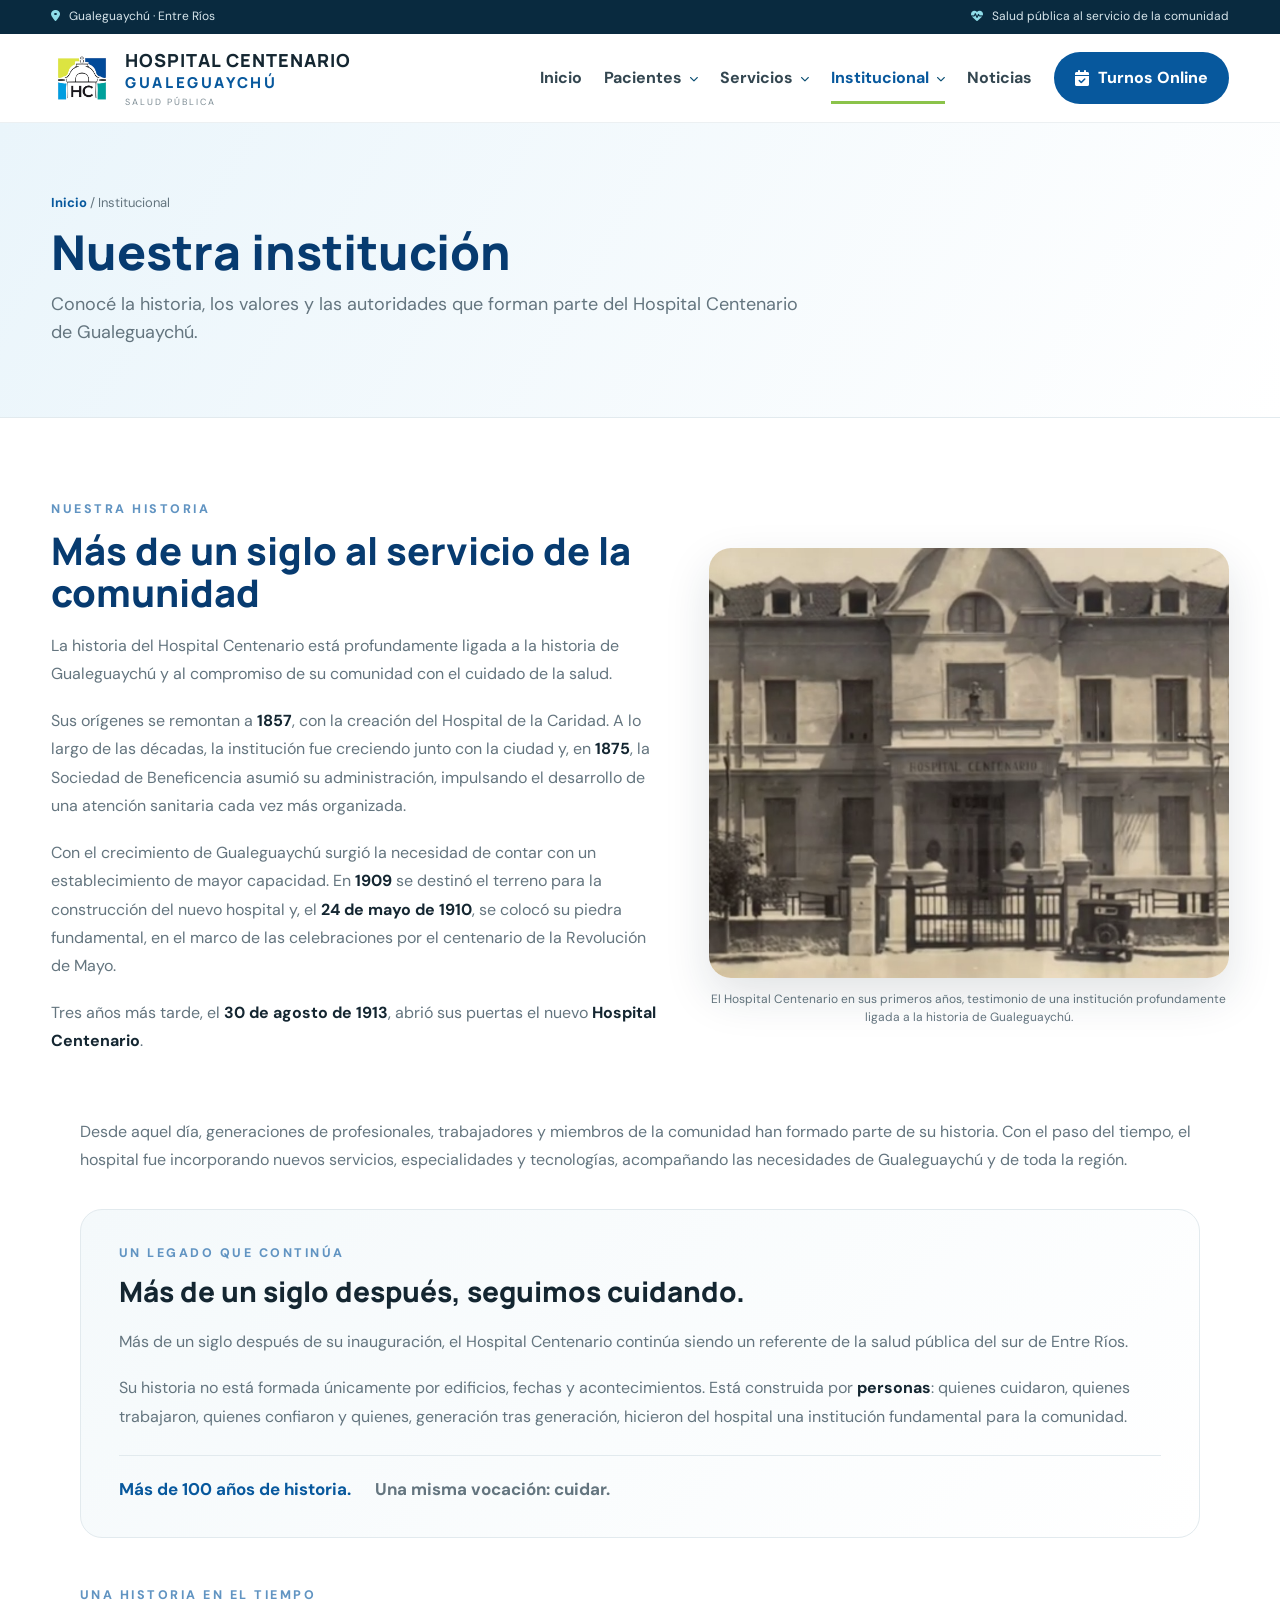
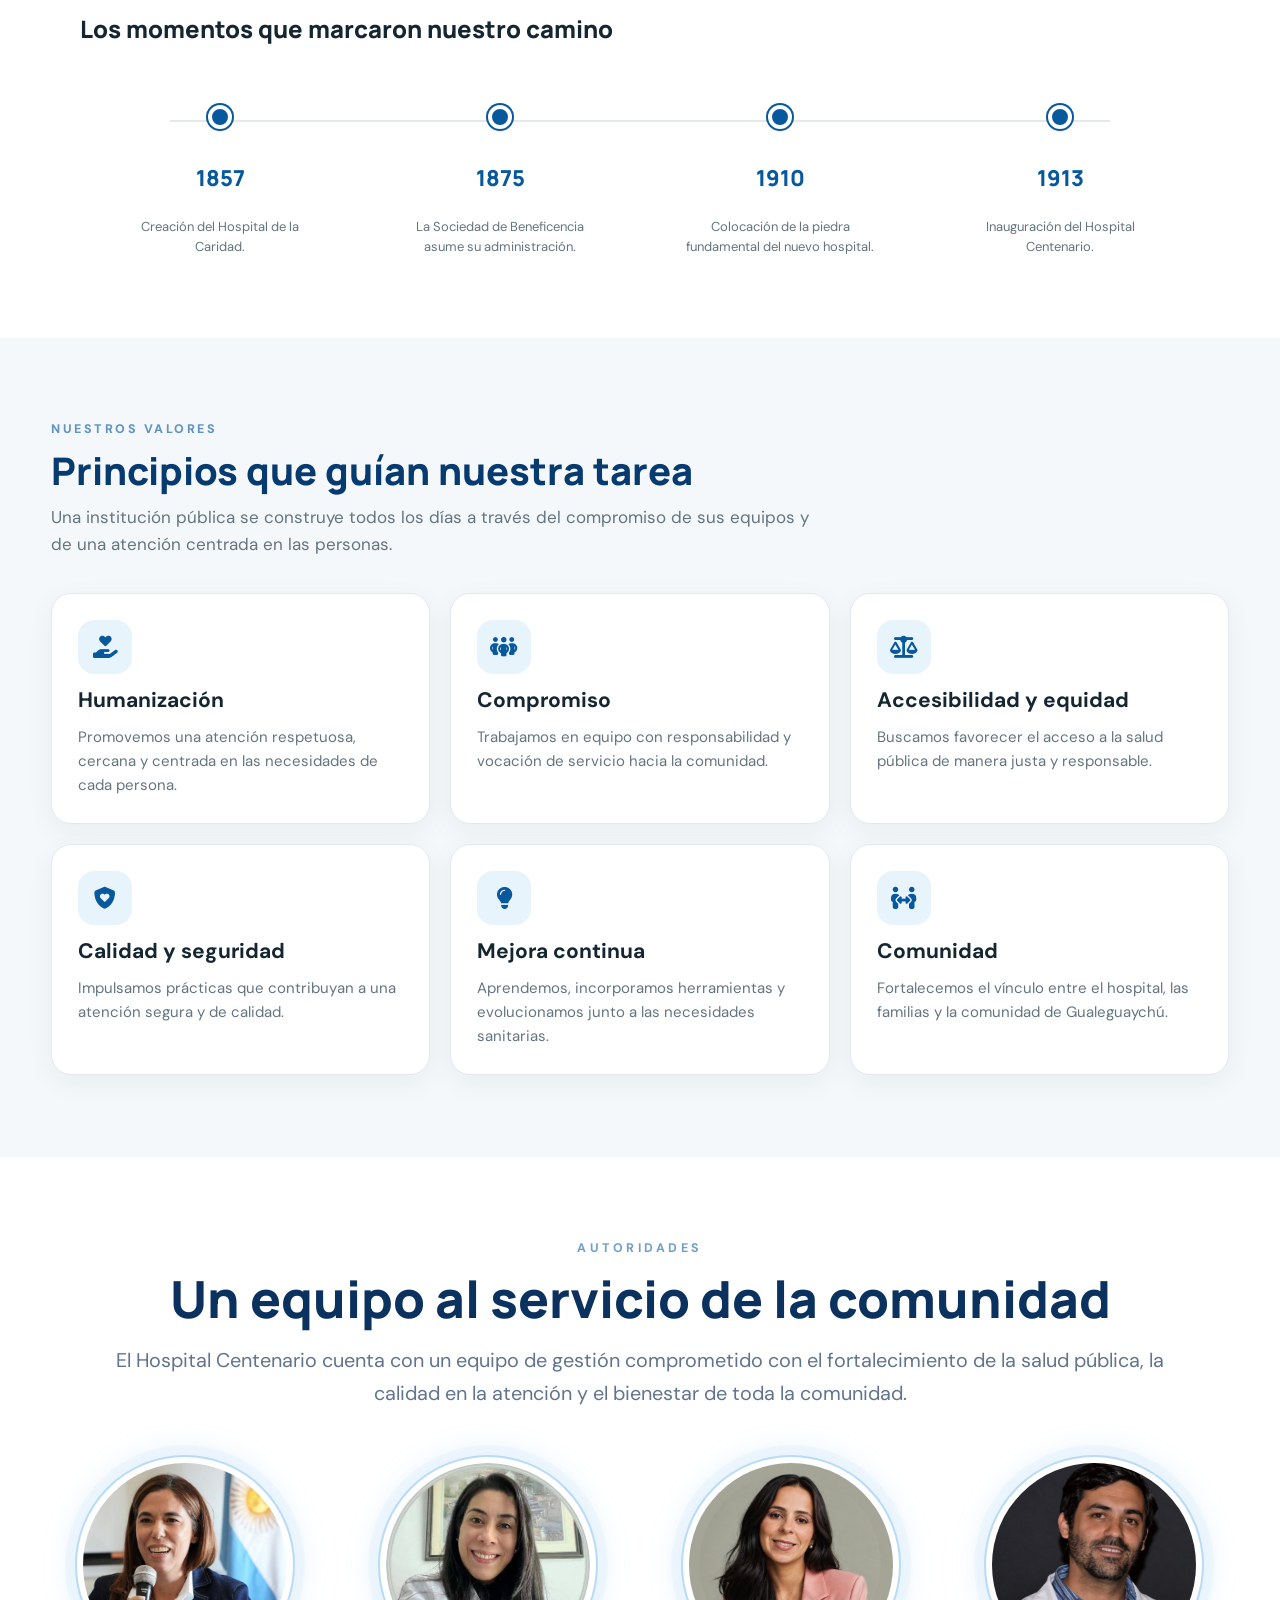
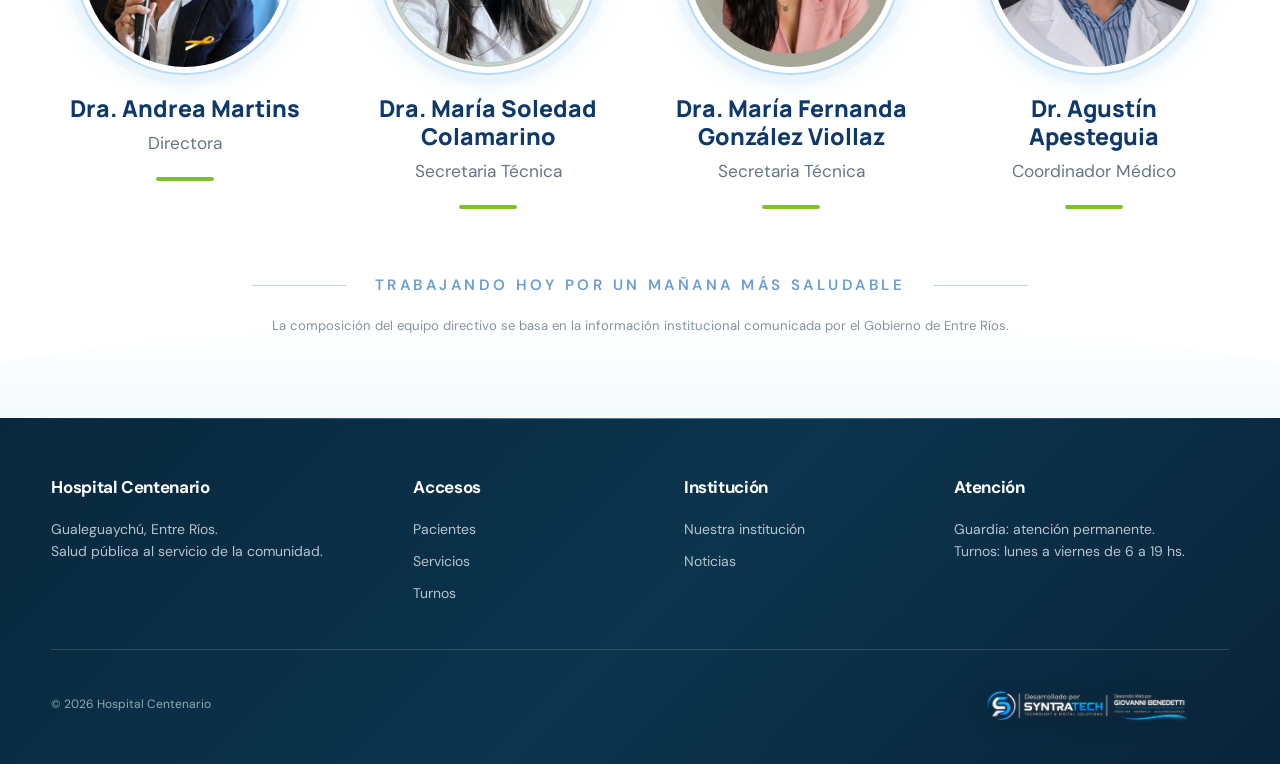
<file: institucional.html>
<!doctype html><html lang="es"><head><meta charset="utf-8"><meta name="viewport" content="width=device-width,initial-scale=1"><meta name="description" content="Hospital Centenario Gualeguaychú"><title>Institucional | Hospital Centenario</title><link rel="preconnect" href="https://fonts.googleapis.com"><link rel="preconnect" href="https://fonts.gstatic.com" crossorigin><link href="https://fonts.googleapis.com/css2?family=DM+Sans:wght@400;500;600;700;800&family=Manrope:wght@700;800&display=swap" rel="stylesheet"><link rel="stylesheet" href="https://cdnjs.cloudflare.com/ajax/libs/font-awesome/6.5.2/css/all.min.css"><link rel="stylesheet" href="style.css"><link rel="stylesheet" href="portal.css"></head><body><div class="topbar"><div class="container topbar__inner"><span><i class="fa-solid fa-location-dot"></i> Gualeguaychú · Entre Ríos</span><span><i class="fa-solid fa-heart-pulse"></i> Salud pública al servicio de la comunidad</span></div></div><header class="header"><div class="container header__inner"><a class="brand" href="index.html"><img src="images/logo.png" alt="Hospital Centenario"><div class="brand__name"><strong>HOSPITAL CENTENARIO</strong><span>GUALEGUAYCHÚ</span><small>SALUD PÚBLICA</small></div></a><button class="menu-toggle" id="menuToggle" aria-label="Abrir menú"><i class="fa-solid fa-bars"></i></button><nav class="nav" id="nav"><a class="" href="index.html">Inicio</a><div class="nav-dropdown "><button class="nav-dropdown__toggle" type="button" aria-expanded="false" aria-haspopup="true">Pacientes <i class="fa-solid fa-chevron-down"></i></button><div class="nav-dropdown__menu"><a href="turnos.html"><i class="fa-solid fa-calendar-check"></i><span><strong>Turnos y admisión</strong><small>Cómo gestionar tu atención</small></span></a><a href="pacientes.html#guardia"><i class="fa-solid fa-truck-medical"></i><span><strong>Guardia y emergencias</strong><small>Información de atención</small></span></a><a href="pacientes.html#informacion"><i class="fa-solid fa-hospital-user"></i><span><strong>Información para pacientes</strong><small>Antes de venir y preguntas frecuentes</small></span></a></div></div><div class="nav-dropdown "><button class="nav-dropdown__toggle" type="button" aria-expanded="false" aria-haspopup="true">Servicios <i class="fa-solid fa-chevron-down"></i></button><div class="nav-dropdown__menu"><a href="servicios.html#especialidades"><i class="fa-solid fa-stethoscope"></i><span><strong>Especialidades</strong><small>Áreas de atención médica</small></span></a><a href="servicios.html#diagnostico"><i class="fa-solid fa-microscope"></i><span><strong>Diagnóstico y estudios</strong><small>Laboratorio e imágenes</small></span></a><a href="servicios.html#apoyo"><i class="fa-solid fa-hands-holding-circle"></i><span><strong>Servicios de apoyo</strong><small>Atención integral y acompañamiento</small></span></a></div></div><div class="nav-dropdown is-active"><button class="nav-dropdown__toggle" type="button" aria-expanded="false" aria-haspopup="true">Institucional <i class="fa-solid fa-chevron-down"></i></button><div class="nav-dropdown__menu"><a href="institucional.html#historia"><i class="fa-solid fa-landmark"></i><span><strong>Nuestra historia</strong><small>Conocé nuestro recorrido</small></span></a><a href="institucional.html#valores"><i class="fa-solid fa-heart"></i><span><strong>Nuestros valores</strong><small>Principios que nos guían</small></span></a><a href="institucional.html#autoridades"><i class="fa-solid fa-users"></i><span><strong>Autoridades</strong><small>Equipo directivo</small></span></a></div></div><a class="" href="noticias.html">Noticias</a><button class="btn btn--nav" data-turnos><i class="fa-solid fa-calendar-check"></i> Turnos Online</button></nav></div></header><main><section class="page-hero"><div class="container"><div class="breadcrumb"><a href="index.html">Inicio</a> / Institucional</div><h1>Nuestra institución</h1><p>Conocé la historia, los valores y las autoridades que forman parte del Hospital Centenario de Gualeguaychú.</p></div></section><section class="section history-section" id="historia">
<div class="container">
  <div class="history-header">
    <div class="history-copy">
      <div class="eyebrow-blue">NUESTRA HISTORIA</div>
      <h2>Más de un siglo al servicio de la comunidad</h2>
      <p class="section-lead">La historia del Hospital Centenario está profundamente ligada a la historia de Gualeguaychú y al compromiso de su comunidad con el cuidado de la salud.</p>
      <p>Sus orígenes se remontan a <strong>1857</strong>, con la creación del Hospital de la Caridad. A lo largo de las décadas, la institución fue creciendo junto con la ciudad y, en <strong>1875</strong>, la Sociedad de Beneficencia asumió su administración, impulsando el desarrollo de una atención sanitaria cada vez más organizada.</p>
      <p>Con el crecimiento de Gualeguaychú surgió la necesidad de contar con un establecimiento de mayor capacidad. En <strong>1909</strong> se destinó el terreno para la construcción del nuevo hospital y, el <strong>24 de mayo de 1910</strong>, se colocó su piedra fundamental, en el marco de las celebraciones por el centenario de la Revolución de Mayo.</p>
      <p>Tres años más tarde, el <strong>30 de agosto de 1913</strong>, abrió sus puertas el nuevo <strong>Hospital Centenario</strong>.</p>
    </div>
    <figure class="history-photo">
      <img src="images/historia-hospital-centenario.jpg" alt="Fotografía histórica del Hospital Centenario de Gualeguaychú" loading="lazy">
      <figcaption>El Hospital Centenario en sus primeros años, testimonio de una institución profundamente ligada a la historia de Gualeguaychú.</figcaption>
    </figure>
  </div>

  <div class="history-continuation">
    <p>Desde aquel día, generaciones de profesionales, trabajadores y miembros de la comunidad han formado parte de su historia. Con el paso del tiempo, el hospital fue incorporando nuevos servicios, especialidades y tecnologías, acompañando las necesidades de Gualeguaychú y de toda la región.</p>

    <div class="history-legacy">
      <div class="eyebrow-blue">UN LEGADO QUE CONTINÚA</div>
      <h3>Más de un siglo después, seguimos cuidando.</h3>
      <p>Más de un siglo después de su inauguración, el Hospital Centenario continúa siendo un referente de la salud pública del sur de Entre Ríos.</p>
      <p>Su historia no está formada únicamente por edificios, fechas y acontecimientos. Está construida por <strong>personas</strong>: quienes cuidaron, quienes trabajaron, quienes confiaron y quienes, generación tras generación, hicieron del hospital una institución fundamental para la comunidad.</p>
      <div class="history-motto"><strong>Más de 100 años de historia.</strong><span>Una misma vocación: cuidar.</span></div>
    </div>

    <div class="history-timeline-wrap">
      <div class="section-head compact-head">
        <div class="eyebrow-blue">UNA HISTORIA EN EL TIEMPO</div>
        <h3>Los momentos que marcaron nuestro camino</h3>
      </div>
      <div class="history-timeline history-timeline--horizontal">
        <div class="timeline-item"><strong>1857</strong><span>Creación del Hospital de la Caridad.</span></div>
        <div class="timeline-item"><strong>1875</strong><span>La Sociedad de Beneficencia asume su administración.</span></div>
        <div class="timeline-item"><strong>1910</strong><span>Colocación de la piedra fundamental del nuevo hospital.</span></div>
        <div class="timeline-item"><strong>1913</strong><span>Inauguración del Hospital Centenario.</span></div>
      </div>
    </div>
  </div>
</div>
</section><section class="section alt" id="valores"><div class="container"><div class="section-head"><div class="eyebrow-blue">NUESTROS VALORES</div><h2>Principios que guían nuestra tarea</h2><p class="section-lead">Una institución pública se construye todos los días a través del compromiso de sus equipos y de una atención centrada en las personas.</p></div><div class="grid-3"><div class="card"><div class="iconbox"><i class="fa-solid fa-hand-holding-heart"></i></div><h3>Humanización</h3><p>Promovemos una atención respetuosa, cercana y centrada en las necesidades de cada persona.</p></div><div class="card"><div class="iconbox"><i class="fa-solid fa-people-group"></i></div><h3>Compromiso</h3><p>Trabajamos en equipo con responsabilidad y vocación de servicio hacia la comunidad.</p></div><div class="card"><div class="iconbox"><i class="fa-solid fa-scale-balanced"></i></div><h3>Accesibilidad y equidad</h3><p>Buscamos favorecer el acceso a la salud pública de manera justa y responsable.</p></div><div class="card"><div class="iconbox"><i class="fa-solid fa-shield-heart"></i></div><h3>Calidad y seguridad</h3><p>Impulsamos prácticas que contribuyan a una atención segura y de calidad.</p></div><div class="card"><div class="iconbox"><i class="fa-solid fa-lightbulb"></i></div><h3>Mejora continua</h3><p>Aprendemos, incorporamos herramientas y evolucionamos junto a las necesidades sanitarias.</p></div><div class="card"><div class="iconbox"><i class="fa-solid fa-people-arrows"></i></div><h3>Comunidad</h3><p>Fortalecemos el vínculo entre el hospital, las familias y la comunidad de Gualeguaychú.</p></div></div></div></section><section class="section authorities-section" id="autoridades">
  <div class="container">
    <div class="authorities-intro">
      <div class="eyebrow-blue">AUTORIDADES</div>
      <h2>Un equipo al servicio de la comunidad</h2>
      <p>El Hospital Centenario cuenta con un equipo de gestión comprometido con el fortalecimiento de la salud pública, la calidad en la atención y el bienestar de toda la comunidad.</p>
    </div>
    <div class="authority-grid-v2">
      <article class="authority-profile">
        <div class="authority-avatar-v2"><img src="images/autoridad-andrea-martins.jpg" alt="Dra. Andrea Martins, Directora del Hospital Centenario"></div>
        <h3>Dra. Andrea Martins</h3>
        <p>Directora</p>
        <span class="authority-line"></span>
      </article>
      <article class="authority-profile">
        <div class="authority-avatar-v2"><img src="images/autoridad-soledad-colamarino.jpg" alt="Dra. María Soledad Colamarino, Secretaria Técnica del Hospital Centenario"></div>
        <h3>Dra. María Soledad<br>Colamarino</h3>
        <p>Secretaria Técnica</p>
        <span class="authority-line"></span>
      </article>
      <article class="authority-profile">
        <div class="authority-avatar-v2"><img src="images/autoridad-maria-fernanda-gonzalez-viollaz.png" alt="Dra. María Fernanda González Viollaz, Secretaria Técnica del Hospital Centenario"></div>
        <h3>Dra. María Fernanda<br>González Viollaz</h3>
        <p>Secretaria Técnica</p>
        <span class="authority-line"></span>
      </article>
      <article class="authority-profile">
        <div class="authority-avatar-v2"><img src="images/autoridad-agustin-apesteguia.png" alt="Dr. Agustín Apesteguia, Coordinador Médico del Hospital Centenario"></div>
        <h3>Dr. Agustín<br>Apesteguia</h3>
        <p>Coordinador Médico</p>
        <span class="authority-line"></span>
      </article>
    </div>
    <div class="authorities-motto"><span></span><strong>TRABAJANDO HOY POR UN MAÑANA MÁS SALUDABLE</strong><span></span></div>
    <p class="source-note">La composición del equipo directivo se basa en la información institucional comunicada por el Gobierno de Entre Ríos.</p>
  </div>
</section></main><footer class="footer"><div class="container footer__grid"><div><h3>Hospital Centenario</h3><p>Gualeguaychú, Entre Ríos.<br>Salud pública al servicio de la comunidad.</p></div><div class="footer-column footer-column--access"><h3>Accesos</h3><a href="pacientes.html">Pacientes</a><a href="servicios.html">Servicios</a><a href="turnos.html">Turnos</a></div><div class="footer-column footer-column--institution"><h3>Institución</h3><a href="institucional.html">Nuestra institución</a><a href="noticias.html">Noticias</a></div><div><h3>Atención</h3><p>Guardia: atención permanente.</p><p>Turnos: lunes a viernes de 6 a 19 hs.</p></div></div><div class="container footer__bottom"><span>© <span id="year"></span> Hospital Centenario</span><span class="footer-project-label"></span><span class="footer-project-signature"><img src="images/firma-syntratech.png" alt="Desarrollado por SyntraTech — Desarrollo Web por Giovanni Benedetti" loading="lazy"></span></div>

</footer><button class="backtop" id="backTop" aria-label="Volver arriba"><i class="fa-solid fa-arrow-up"></i></button><div class="modal" id="turnModal"><div class="modal__box"><button class="modal__close" data-close aria-label="Cerrar"><i class="fa-solid fa-xmark"></i></button><div class="eyebrow-blue">GESTIÓN DE TURNOS</div><h2>¿Cómo querés gestionar tu turno?</h2><p>La información publicada en junio de 2026 indica atención para turnos de lunes a viernes de 6 a 19 hs. en admisiones del nuevo edificio y pabellones 3 y 4.</p><div class="modal-actions"><a href="turnos.html"><strong>Ver información completa</strong><span>Horarios, admisiones y cancelaciones</span></a><a href="tel:+543446428034"><strong>Llamar al hospital</strong><span>+54 3446 42-8034</span></a></div></div></div><script src="portal.js"></script><script src="script.js"></script><script src="v40-enhancements.js"></script>
</body></html>
</file>
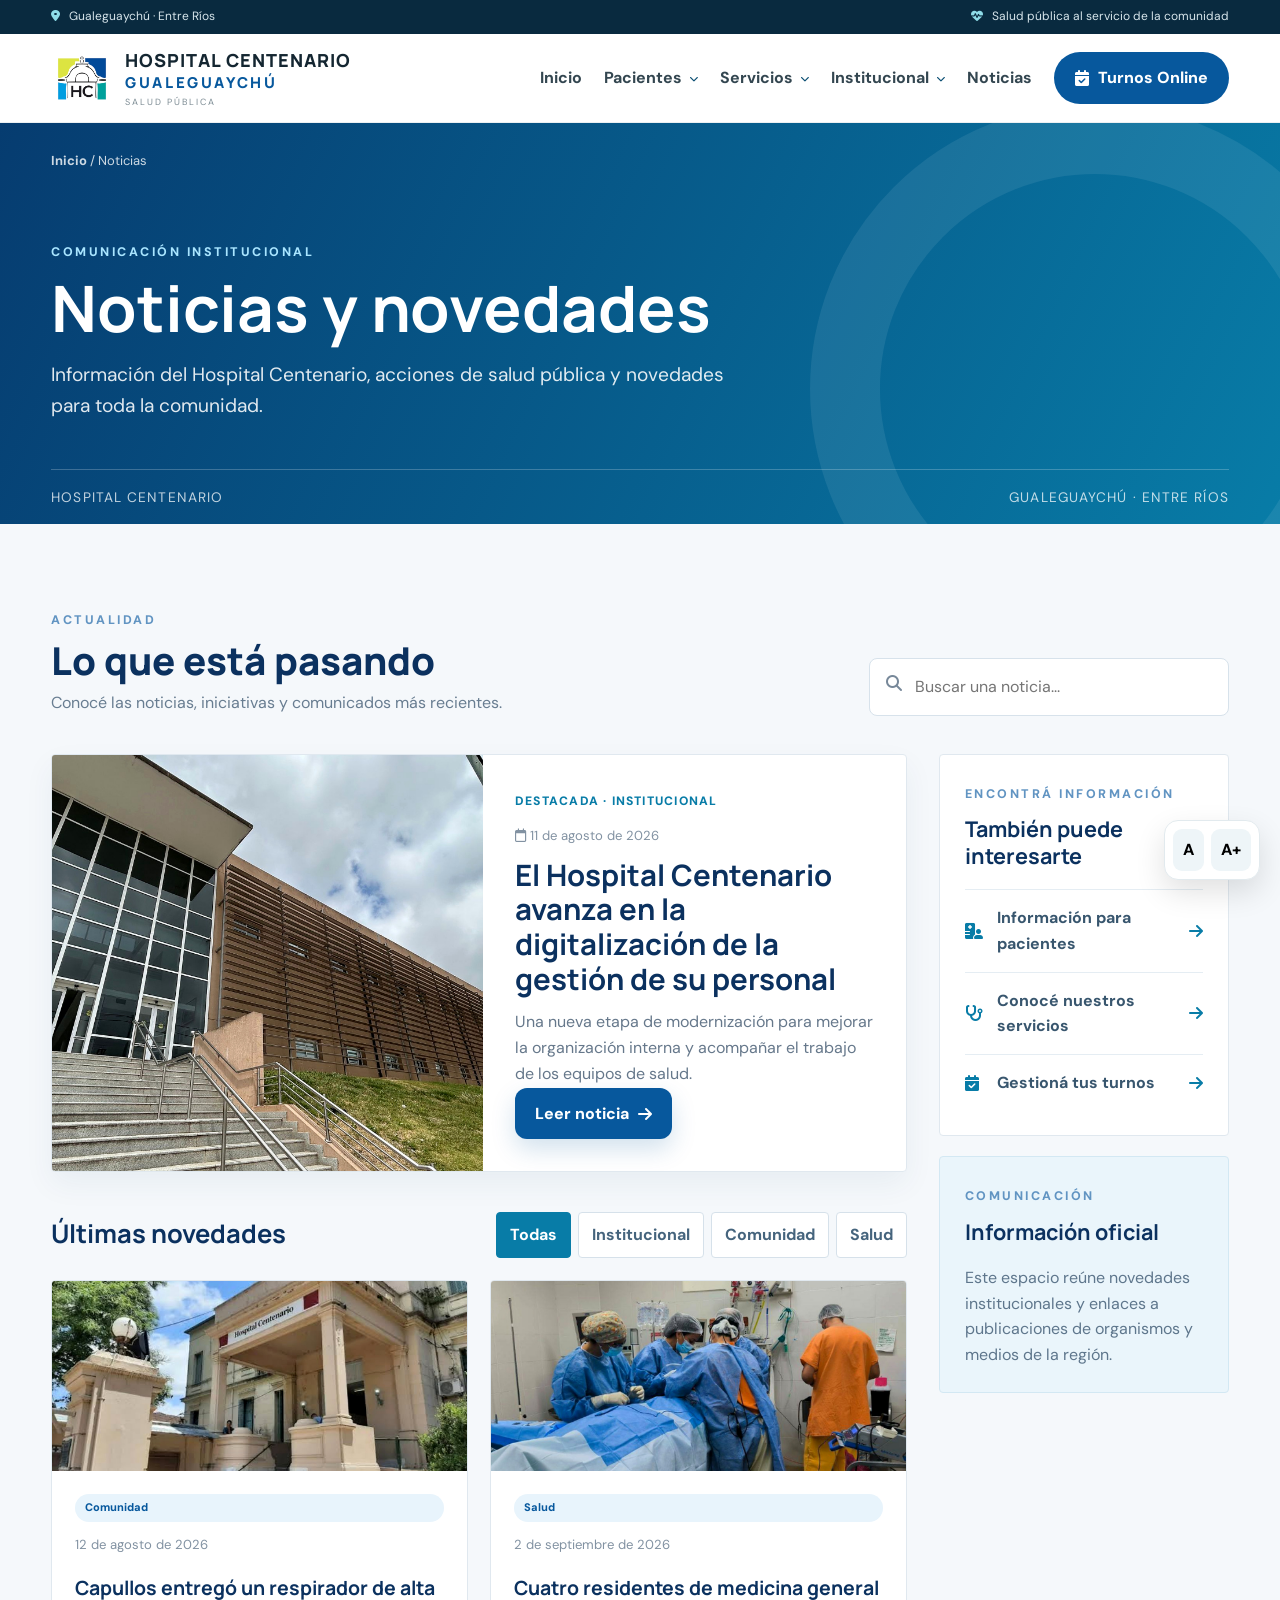
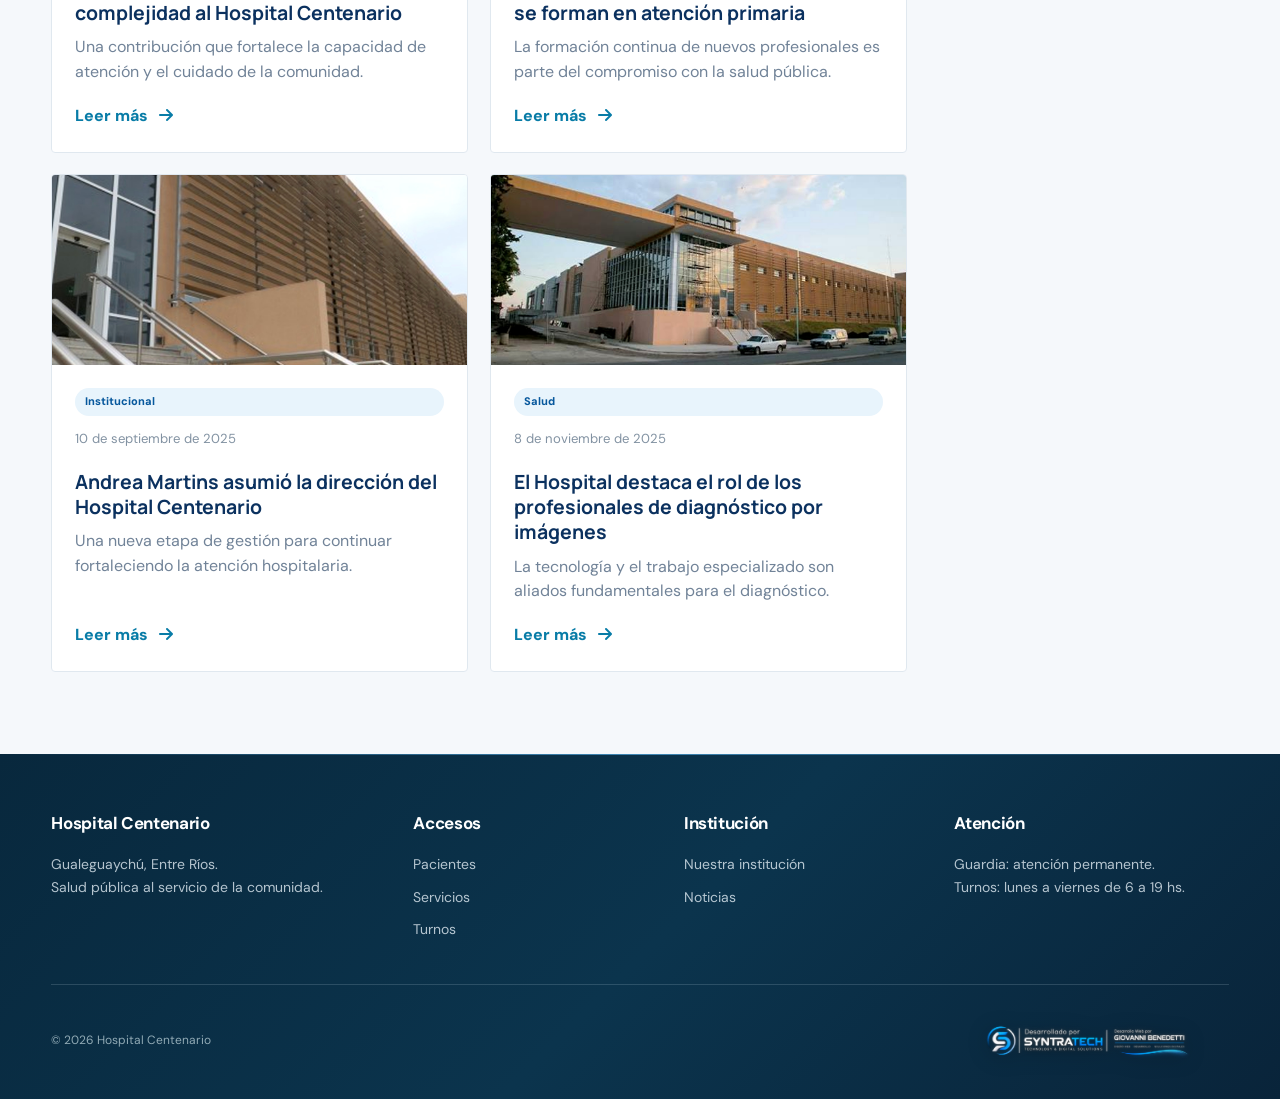
<file: noticias.html>
<!doctype html><html lang="es"><head><meta charset="utf-8"><meta name="viewport" content="width=device-width,initial-scale=1"><meta name="description" content="Hospital Centenario Gualeguaychú"><title>Noticias | Hospital Centenario</title><link rel="preconnect" href="https://fonts.googleapis.com"><link rel="preconnect" href="https://fonts.gstatic.com" crossorigin><link href="https://fonts.googleapis.com/css2?family=DM+Sans:wght@400;500;600;700;800&family=Manrope:wght@700;800&display=swap" rel="stylesheet"><link rel="stylesheet" href="https://cdnjs.cloudflare.com/ajax/libs/font-awesome/6.5.2/css/all.min.css"><link rel="stylesheet" href="style.css"><link rel="stylesheet" href="portal.css"></head><body><div class="topbar"><div class="container topbar__inner"><span><i class="fa-solid fa-location-dot"></i> Gualeguaychú · Entre Ríos</span><span><i class="fa-solid fa-heart-pulse"></i> Salud pública al servicio de la comunidad</span></div></div><header class="header"><div class="container header__inner"><a class="brand" href="index.html"><img src="images/logo.png" alt="Hospital Centenario"><div class="brand__name"><strong>HOSPITAL CENTENARIO</strong><span>GUALEGUAYCHÚ</span><small>SALUD PÚBLICA</small></div></a><button class="menu-toggle" id="menuToggle" aria-label="Abrir menú"><i class="fa-solid fa-bars"></i></button><nav class="nav" id="nav"><a class="" href="index.html">Inicio</a><div class="nav-dropdown "><button class="nav-dropdown__toggle" type="button" aria-expanded="false" aria-haspopup="true">Pacientes <i class="fa-solid fa-chevron-down"></i></button><div class="nav-dropdown__menu"><a href="turnos.html"><i class="fa-solid fa-calendar-check"></i><span><strong>Turnos y admisión</strong><small>Cómo gestionar tu atención</small></span></a><a href="pacientes.html#guardia"><i class="fa-solid fa-truck-medical"></i><span><strong>Guardia y emergencias</strong><small>Información de atención</small></span></a><a href="pacientes.html#informacion"><i class="fa-solid fa-hospital-user"></i><span><strong>Información para pacientes</strong><small>Antes de venir y preguntas frecuentes</small></span></a></div></div><div class="nav-dropdown "><button class="nav-dropdown__toggle" type="button" aria-expanded="false" aria-haspopup="true">Servicios <i class="fa-solid fa-chevron-down"></i></button><div class="nav-dropdown__menu"><a href="servicios.html#especialidades"><i class="fa-solid fa-stethoscope"></i><span><strong>Especialidades</strong><small>Áreas de atención médica</small></span></a><a href="servicios.html#diagnostico"><i class="fa-solid fa-microscope"></i><span><strong>Diagnóstico y estudios</strong><small>Laboratorio e imágenes</small></span></a><a href="servicios.html#apoyo"><i class="fa-solid fa-hands-holding-circle"></i><span><strong>Servicios de apoyo</strong><small>Atención integral y acompañamiento</small></span></a></div></div><div class="nav-dropdown "><button class="nav-dropdown__toggle" type="button" aria-expanded="false" aria-haspopup="true">Institucional <i class="fa-solid fa-chevron-down"></i></button><div class="nav-dropdown__menu"><a href="institucional.html#historia"><i class="fa-solid fa-landmark"></i><span><strong>Nuestra historia</strong><small>Conocé nuestro recorrido</small></span></a><a href="institucional.html#valores"><i class="fa-solid fa-heart"></i><span><strong>Nuestros valores</strong><small>Principios que nos guían</small></span></a><a href="institucional.html#autoridades"><i class="fa-solid fa-users"></i><span><strong>Autoridades</strong><small>Equipo directivo</small></span></a></div></div><a class="" href="noticias.html">Noticias</a><button class="btn btn--nav" data-turnos><i class="fa-solid fa-calendar-check"></i> Turnos Online</button></nav></div></header><main>
<section class="news-hero">
  <div class="container news-hero__inner">
    <div class="breadcrumb"><a href="index.html">Inicio</a> / Noticias</div>
    <div class="news-hero__copy">
      <span class="eyebrow-blue">COMUNICACIÓN INSTITUCIONAL</span>
      <h1>Noticias y novedades</h1>
      <p>Información del Hospital Centenario, acciones de salud pública y novedades para toda la comunidad.</p>
    </div>
    <div class="news-hero__stripe"><span>Hospital Centenario</span><span>Gualeguaychú · Entre Ríos</span></div>
  </div>
</section>
<section class="section news-page">
 <div class="container">
  <div class="news-page__top">
   <div><span class="eyebrow-blue">ACTUALIDAD</span><h2>Lo que está pasando</h2><p>Conocé las noticias, iniciativas y comunicados más recientes.</p></div>
   <div class="news-page__search"><i class="fa-solid fa-magnifying-glass"></i><input id="newsSearch" type="search" placeholder="Buscar una noticia..." aria-label="Buscar una noticia"></div>
  </div>
  <div class="news-layout">
   <div class="news-main">
    <article class="news-feature" data-category="Institucional" data-title="El Hospital Centenario avanza en la digitalización de la gestión de su personal">
      <img src="images/hero-05-hq.jpg" alt="Hospital Centenario y su equipo de trabajo">
      <div class="news-feature__body"><span class="news-label">DESTACADA · INSTITUCIONAL</span><div class="news-date"><i class="fa-regular fa-calendar"></i> 11 de agosto de 2026</div><h3>El Hospital Centenario avanza en la digitalización de la gestión de su personal</h3><p>Una nueva etapa de modernización para mejorar la organización interna y acompañar el trabajo de los equipos de salud.</p><a class="btn btn--primary" href="https://www.r2820.com/noticias/2026/08/11/113722-el-hospital-centenario-avanza-en-la-digitalizacion-de-la-gestion-de-su-personal" target="_blank" rel="noopener">Leer noticia <i class="fa-solid fa-arrow-right"></i></a></div>
    </article>
    <div class="news-toolbar"><h3>Últimas novedades</h3><div class="news-filters" role="group" aria-label="Filtrar noticias"><button class="news-filter active" data-filter="Todas">Todas</button><button class="news-filter" data-filter="Institucional">Institucional</button><button class="news-filter" data-filter="Comunidad">Comunidad</button><button class="news-filter" data-filter="Salud">Salud</button></div></div>
    <div class="news-grid-v2" id="newsGrid">
      <article class="news-card-v2" data-category="Comunidad" data-title="Capullos entregó un respirador de alta complejidad al Hospital Centenario"><img src="images/hero-03-hq.jpg" alt="Equipamiento hospitalario"><div class="news-card-v2__body"><span class="tag">Comunidad</span><div class="news-date">12 de agosto de 2026</div><h4>Capullos entregó un respirador de alta complejidad al Hospital Centenario</h4><p>Una contribución que fortalece la capacidad de atención y el cuidado de la comunidad.</p><a href="https://www.r2820.com/noticias/2026/08/12/113800-capullos-entrego-un-respirador-de-alta-complejidad-al-hospital-centenario" target="_blank" rel="noopener">Leer más <i class="fa-solid fa-arrow-right"></i></a></div></article>
      <article class="news-card-v2" data-category="Salud" data-title="Cuatro residentes de medicina general se forman en atención primaria"><img src="images/hero-02-hq.jpg" alt="Profesionales de salud en formación"><div class="news-card-v2__body"><span class="tag">Salud</span><div class="news-date">2 de septiembre de 2026</div><h4>Cuatro residentes de medicina general se forman en atención primaria</h4><p>La formación continua de nuevos profesionales es parte del compromiso con la salud pública.</p><a href="https://www.r2820.com/noticias/2026/09/02/115415-cuatro-residentes-de-medicina-general-se-forman-en-atencion-primaria-de-la-salud" target="_blank" rel="noopener">Leer más <i class="fa-solid fa-arrow-right"></i></a></div></article>
      <article class="news-card-v2" data-category="Institucional" data-title="Andrea Martins asumió la dirección del Hospital Centenario"><img src="images/hero-01-hq.jpg" alt="Edificio del Hospital Centenario"><div class="news-card-v2__body"><span class="tag">Institucional</span><div class="news-date">10 de septiembre de 2025</div><h4>Andrea Martins asumió la dirección del Hospital Centenario</h4><p>Una nueva etapa de gestión para continuar fortaleciendo la atención hospitalaria.</p><a href="https://www.r2820.com/noticias/2025/09/10/95055-andrea-martins-asumira-la-direccion-del-hospital-centenario" target="_blank" rel="noopener">Leer más <i class="fa-solid fa-arrow-right"></i></a></div></article>
      <article class="news-card-v2" data-category="Salud" data-title="El Hospital destaca el rol de los profesionales de diagnóstico por imágenes"><img src="images/hero-04-hq.jpg" alt="Tecnología y diagnóstico hospitalario"><div class="news-card-v2__body"><span class="tag">Salud</span><div class="news-date">8 de noviembre de 2025</div><h4>El Hospital destaca el rol de los profesionales de diagnóstico por imágenes</h4><p>La tecnología y el trabajo especializado son aliados fundamentales para el diagnóstico.</p><a href="https://www.r2820.com/noticias/2025/11/08/97039-destacan-el-rol-de-los-radiologos-en-el-hospital-centenario" target="_blank" rel="noopener">Leer más <i class="fa-solid fa-arrow-right"></i></a></div></article>
    </div><p class="news-empty" id="newsEmpty" hidden>No encontramos noticias con esos criterios.</p>
   </div>
   <aside class="news-sidebar"><div class="news-side-card"><span class="eyebrow-blue">ENCONTRÁ INFORMACIÓN</span><h3>También puede interesarte</h3><a href="pacientes.html"><i class="fa-solid fa-hospital-user"></i><span>Información para pacientes</span><i class="fa-solid fa-arrow-right"></i></a><a href="servicios.html"><i class="fa-solid fa-stethoscope"></i><span>Conocé nuestros servicios</span><i class="fa-solid fa-arrow-right"></i></a><a href="turnos.html"><i class="fa-solid fa-calendar-check"></i><span>Gestioná tus turnos</span><i class="fa-solid fa-arrow-right"></i></a></div><div class="news-side-card news-side-card--blue"><span class="eyebrow-blue">COMUNICACIÓN</span><h3>Información oficial</h3><p>Este espacio reúne novedades institucionales y enlaces a publicaciones de organismos y medios de la región.</p></div></aside>
  </div>
 </div>
</section>
</main>
<footer class="footer"><div class="container footer__grid"><div><h3>Hospital Centenario</h3><p>Gualeguaychú, Entre Ríos.<br>Salud pública al servicio de la comunidad.</p></div><div class="footer-column footer-column--access"><h3>Accesos</h3><a href="pacientes.html">Pacientes</a><a href="servicios.html">Servicios</a><a href="turnos.html">Turnos</a></div><div class="footer-column footer-column--institution"><h3>Institución</h3><a href="institucional.html">Nuestra institución</a><a href="noticias.html">Noticias</a></div><div><h3>Atención</h3><p>Guardia: atención permanente.</p><p>Turnos: lunes a viernes de 6 a 19 hs.</p></div></div><div class="container footer__bottom"><span>© <span id="year"></span> Hospital Centenario</span><span class="footer-project-label"></span><span class="footer-project-signature"><img src="images/firma-syntratech.png" alt="Desarrollado por SyntraTech — Desarrollo Web por Giovanni Benedetti" loading="lazy"></span></div>

</footer><div class="a11y" aria-label="Accesibilidad"><button id="fontNormal" type="button">A</button><button id="fontPlus" type="button">A+</button></div><button class="backtop" id="backTop" aria-label="Volver arriba"><i class="fa-solid fa-arrow-up"></i></button><div class="modal" id="turnModal"><div class="modal__box"><button class="modal__close" data-close aria-label="Cerrar"><i class="fa-solid fa-xmark"></i></button><div class="eyebrow-blue">GESTIÓN DE TURNOS</div><h2>¿Cómo querés gestionar tu turno?</h2><p>La información publicada en junio de 2026 indica atención para turnos de lunes a viernes de 6 a 19 hs. en admisiones del nuevo edificio y pabellones 3 y 4.</p><div class="modal-actions"><a href="turnos.html"><strong>Ver información completa</strong><span>Horarios, admisiones y cancelaciones</span></a><a href="tel:+543446428034"><strong>Llamar al hospital</strong><span>+54 3446 42-8034</span></a></div></div></div><script src="portal.js"></script><script src="script.js"></script><script src="v40-enhancements.js"></script>
</body></html>
</file>
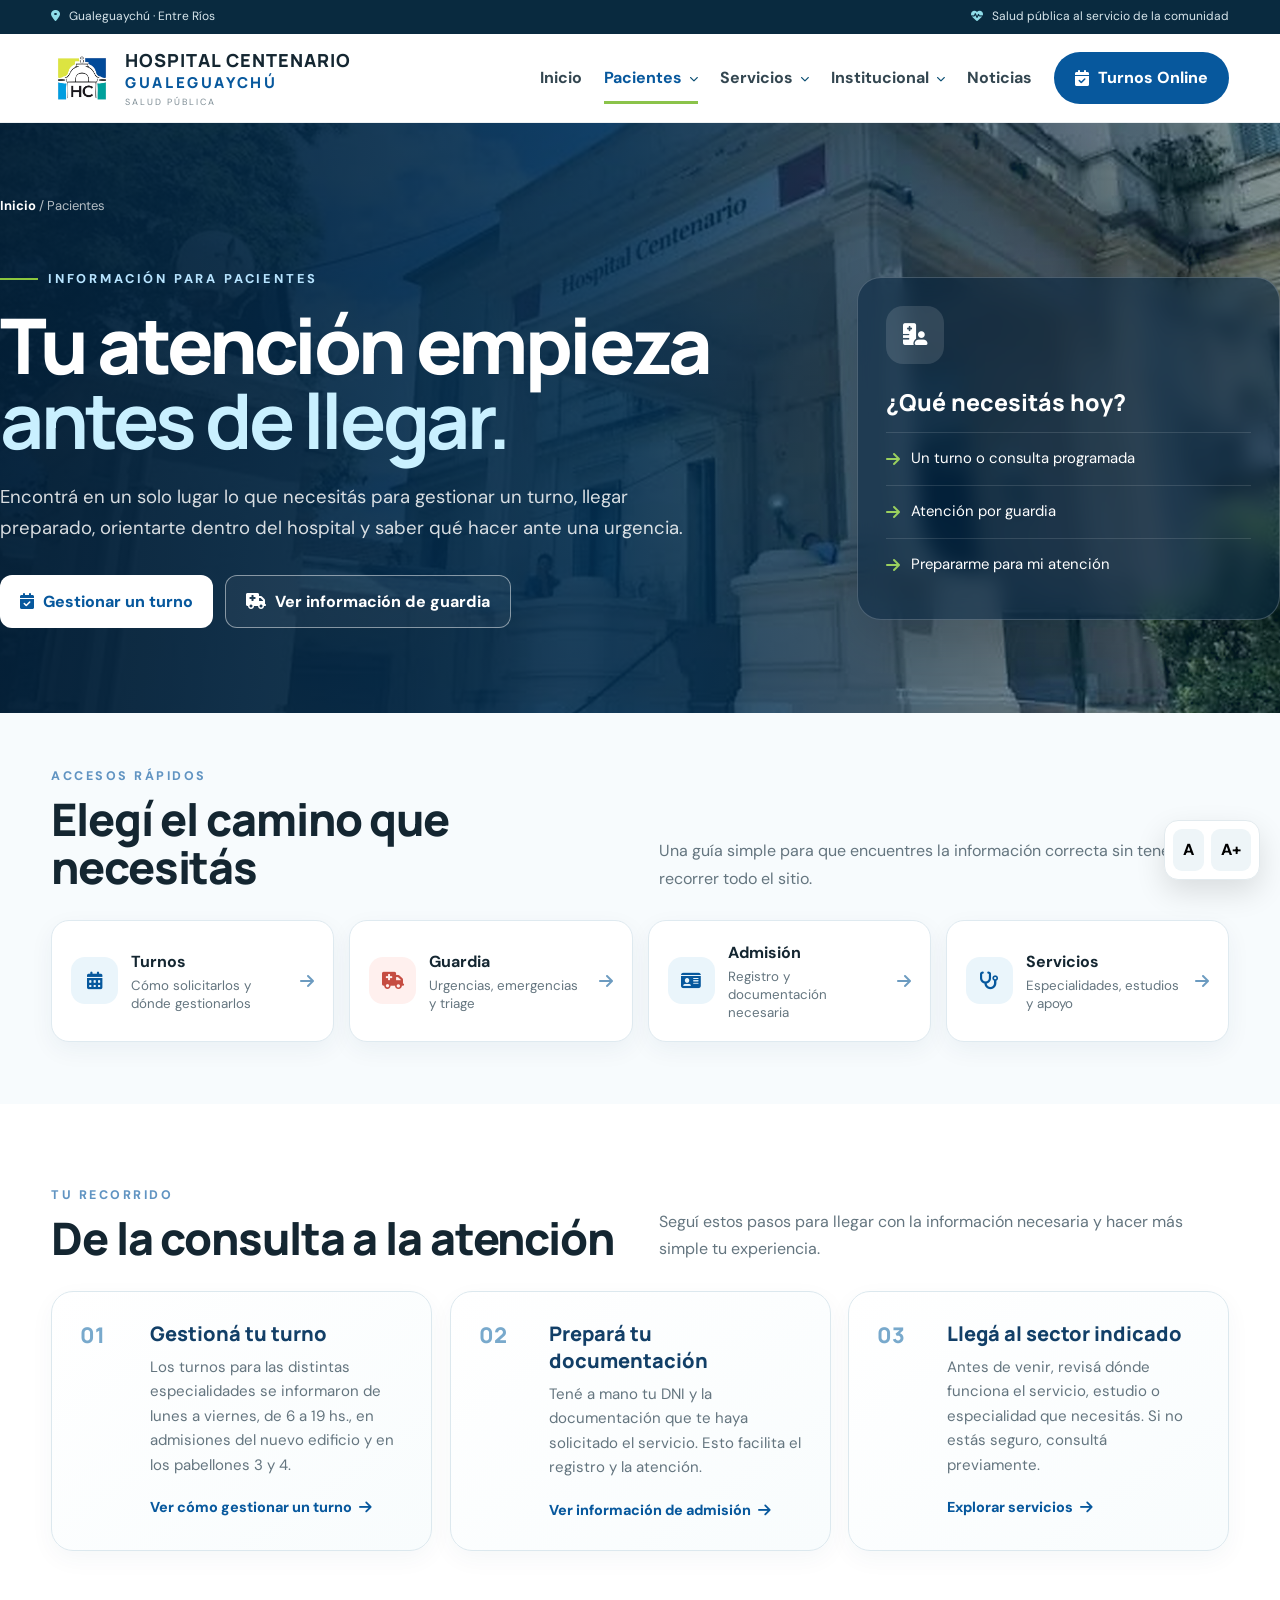
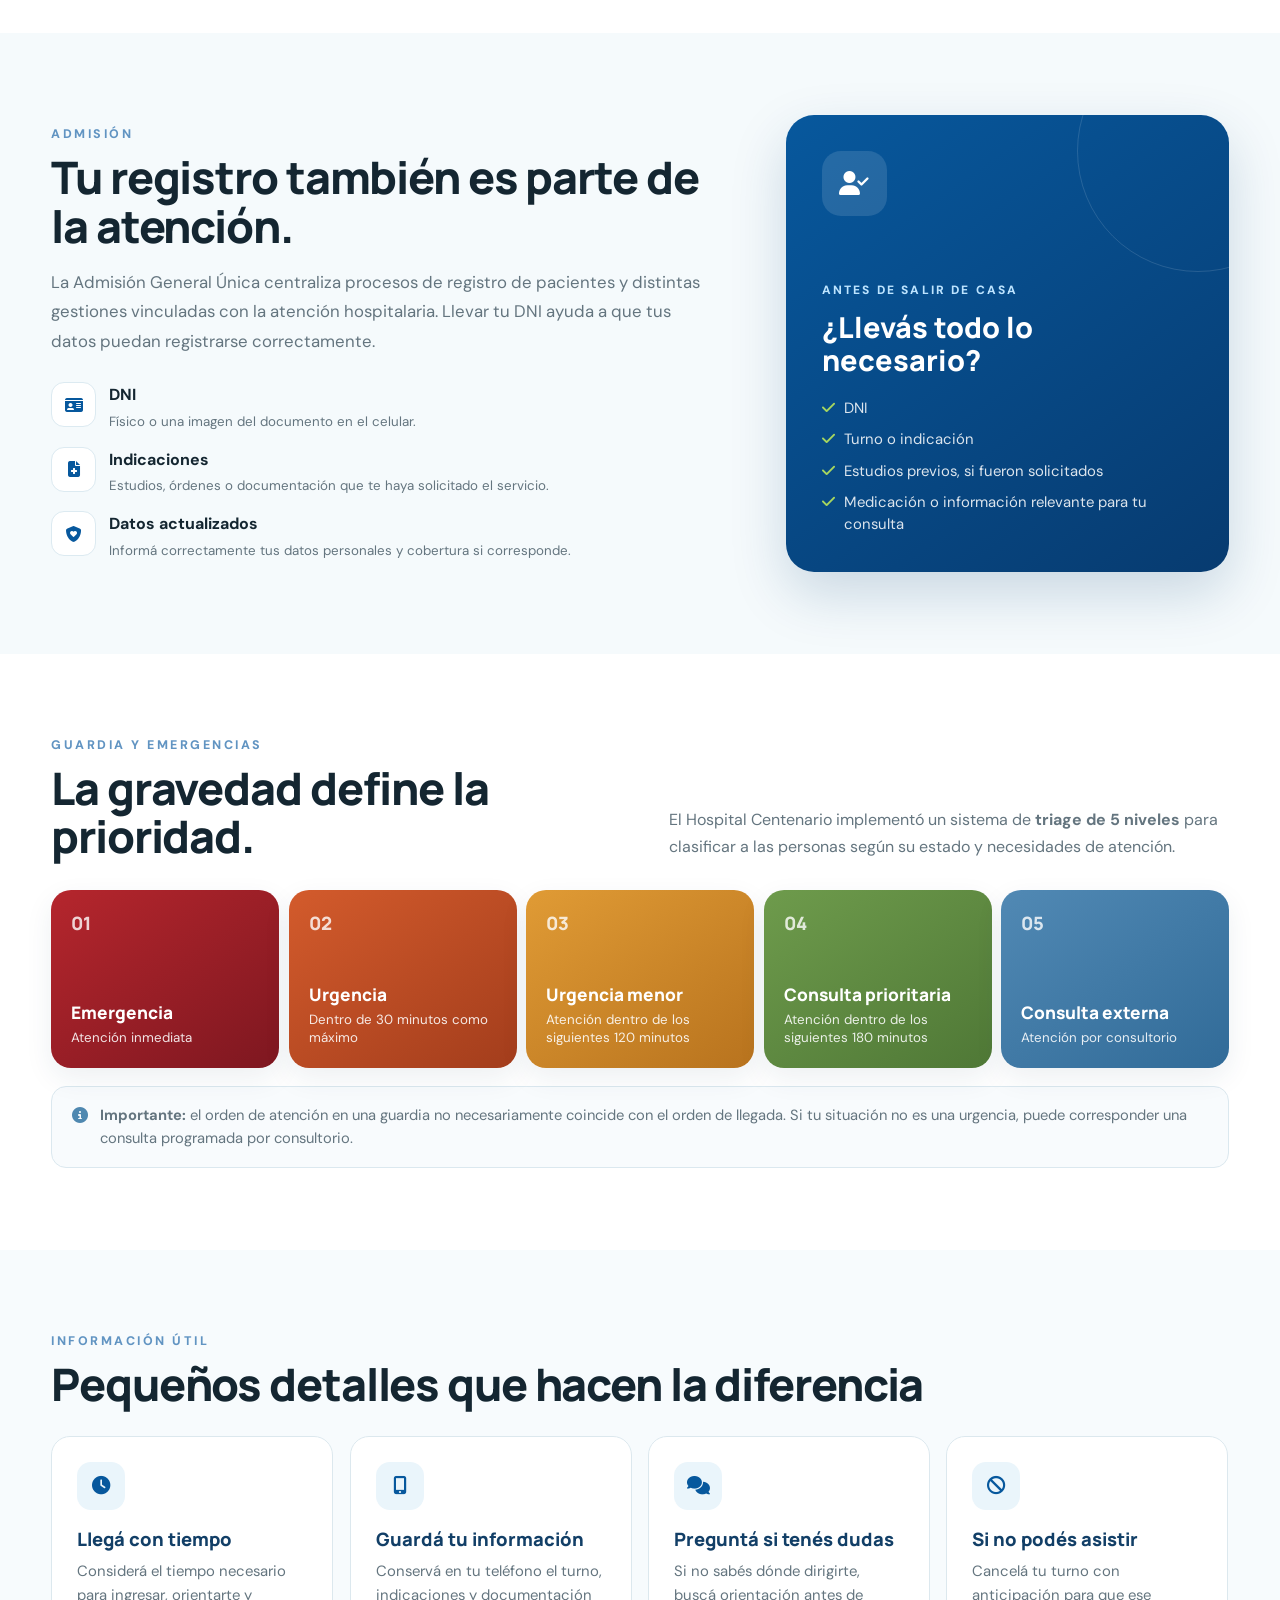
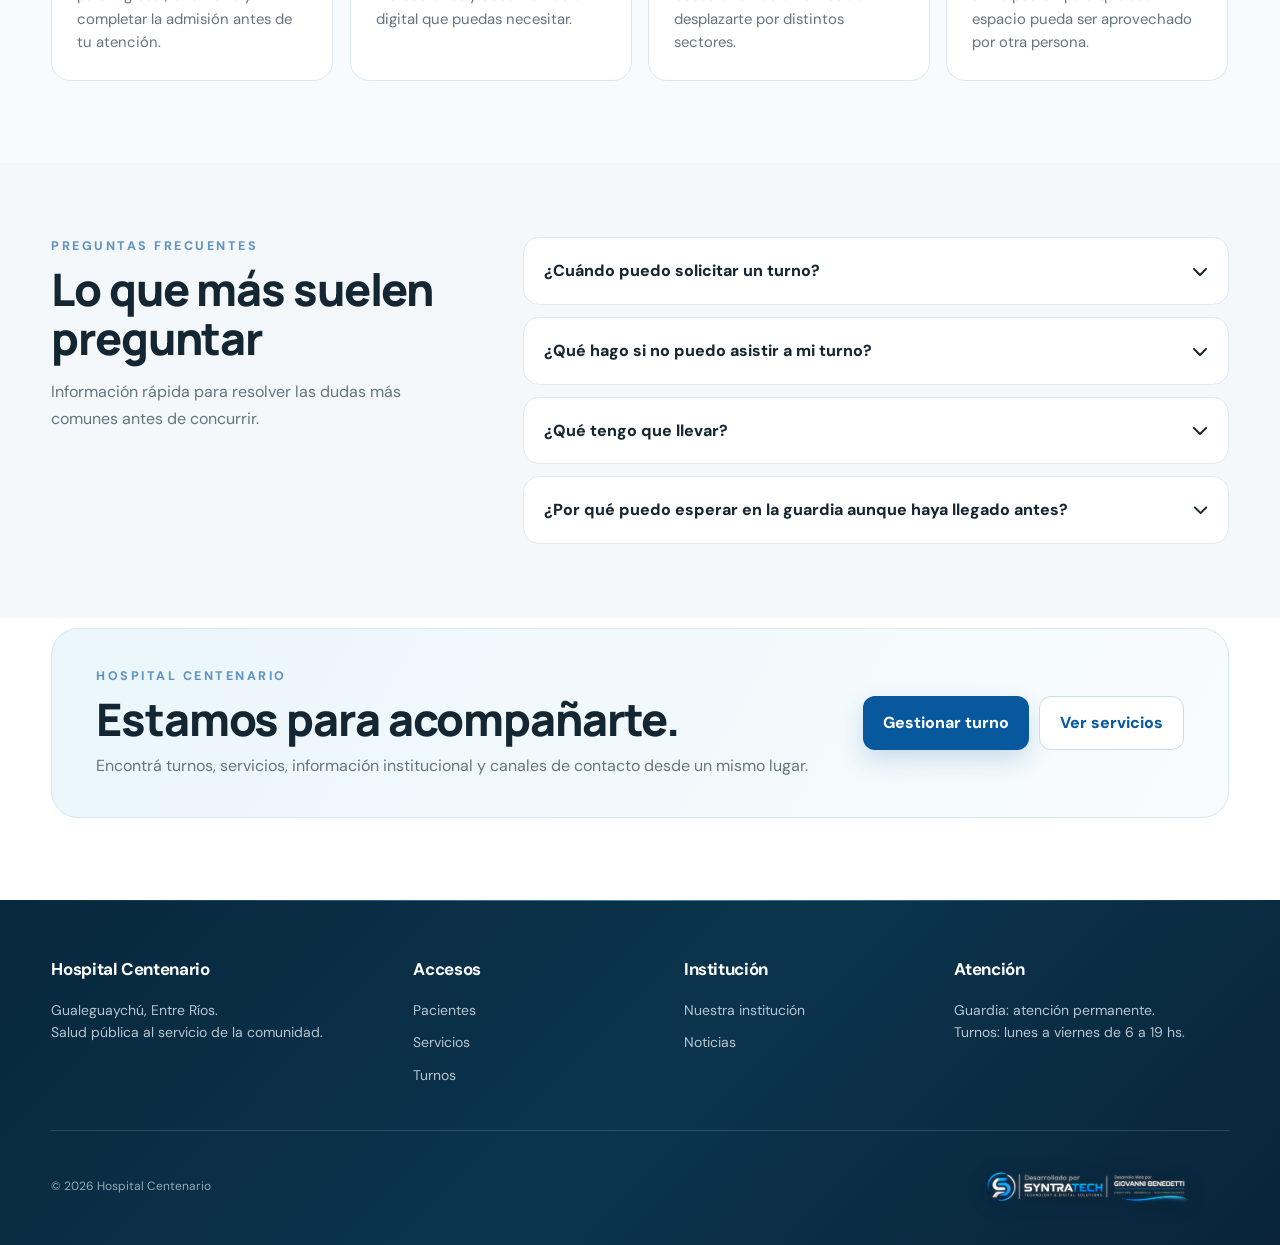
<file: pacientes.html>
<!doctype html><html lang="es"><head><meta charset="utf-8"><meta name="viewport" content="width=device-width,initial-scale=1"><meta name="description" content="Hospital Centenario Gualeguaychú"><title>Pacientes | Hospital Centenario</title><link rel="preconnect" href="https://fonts.googleapis.com"><link rel="preconnect" href="https://fonts.gstatic.com" crossorigin><link href="https://fonts.googleapis.com/css2?family=DM+Sans:wght@400;500;600;700;800&family=Manrope:wght@700;800&display=swap" rel="stylesheet"><link rel="stylesheet" href="https://cdnjs.cloudflare.com/ajax/libs/font-awesome/6.5.2/css/all.min.css"><link rel="stylesheet" href="style.css"><link rel="stylesheet" href="portal.css"></head><body><div class="topbar"><div class="container topbar__inner"><span><i class="fa-solid fa-location-dot"></i> Gualeguaychú · Entre Ríos</span><span><i class="fa-solid fa-heart-pulse"></i> Salud pública al servicio de la comunidad</span></div></div><header class="header"><div class="container header__inner"><a class="brand" href="index.html"><img src="images/logo.png" alt="Hospital Centenario"><div class="brand__name"><strong>HOSPITAL CENTENARIO</strong><span>GUALEGUAYCHÚ</span><small>SALUD PÚBLICA</small></div></a><button class="menu-toggle" id="menuToggle" aria-label="Abrir menú"><i class="fa-solid fa-bars"></i></button><nav class="nav" id="nav"><a class="" href="index.html">Inicio</a><div class="nav-dropdown is-active"><button class="nav-dropdown__toggle" type="button" aria-expanded="false" aria-haspopup="true">Pacientes <i class="fa-solid fa-chevron-down"></i></button><div class="nav-dropdown__menu"><a href="turnos.html"><i class="fa-solid fa-calendar-check"></i><span><strong>Turnos y admisión</strong><small>Cómo gestionar tu atención</small></span></a><a href="pacientes.html#guardia"><i class="fa-solid fa-truck-medical"></i><span><strong>Guardia y emergencias</strong><small>Información de atención</small></span></a><a href="pacientes.html#informacion"><i class="fa-solid fa-hospital-user"></i><span><strong>Información para pacientes</strong><small>Antes de venir y preguntas frecuentes</small></span></a></div></div><div class="nav-dropdown "><button class="nav-dropdown__toggle" type="button" aria-expanded="false" aria-haspopup="true">Servicios <i class="fa-solid fa-chevron-down"></i></button><div class="nav-dropdown__menu"><a href="servicios.html#especialidades"><i class="fa-solid fa-stethoscope"></i><span><strong>Especialidades</strong><small>Áreas de atención médica</small></span></a><a href="servicios.html#diagnostico"><i class="fa-solid fa-microscope"></i><span><strong>Diagnóstico y estudios</strong><small>Laboratorio e imágenes</small></span></a><a href="servicios.html#apoyo"><i class="fa-solid fa-hands-holding-circle"></i><span><strong>Servicios de apoyo</strong><small>Atención integral y acompañamiento</small></span></a></div></div><div class="nav-dropdown "><button class="nav-dropdown__toggle" type="button" aria-expanded="false" aria-haspopup="true">Institucional <i class="fa-solid fa-chevron-down"></i></button><div class="nav-dropdown__menu"><a href="institucional.html#historia"><i class="fa-solid fa-landmark"></i><span><strong>Nuestra historia</strong><small>Conocé nuestro recorrido</small></span></a><a href="institucional.html#valores"><i class="fa-solid fa-heart"></i><span><strong>Nuestros valores</strong><small>Principios que nos guían</small></span></a><a href="institucional.html#autoridades"><i class="fa-solid fa-users"></i><span><strong>Autoridades</strong><small>Equipo directivo</small></span></a></div></div><a class="" href="noticias.html">Noticias</a><button class="btn btn--nav" data-turnos><i class="fa-solid fa-calendar-check"></i> Turnos Online</button></nav></div></header><main>
<section class="patients-hero">
  <div class="patients-hero__image"></div>
  <div class="container patients-hero__content">
    <div class="breadcrumb"><a href="index.html">Inicio</a> / Pacientes</div>
    <div class="patients-hero__grid">
      <div class="patients-hero__copy">
        <div class="patients-kicker"><span></span> INFORMACIÓN PARA PACIENTES</div>
        <h1>Tu atención empieza <strong>antes de llegar.</strong></h1>
        <p>Encontrá en un solo lugar lo que necesitás para gestionar un turno, llegar preparado, orientarte dentro del hospital y saber qué hacer ante una urgencia.</p>
        <div class="patients-hero__actions">
          <a class="btn btn--light" href="turnos.html"><i class="fa-solid fa-calendar-check"></i> Gestionar un turno</a>
          <a class="btn btn--outline-light" href="#guardia"><i class="fa-solid fa-truck-medical"></i> Ver información de guardia</a>
        </div>
      </div>
      <div class="patients-hero__panel">
        <div class="patients-hero__panel-icon"><i class="fa-solid fa-hospital-user"></i></div>
        <strong>¿Qué necesitás hoy?</strong>
        <a href="#turnos-pacientes"><i class="fa-solid fa-arrow-right"></i><span>Un turno o consulta programada</span></a>
        <a href="#guardia"><i class="fa-solid fa-arrow-right"></i><span>Atención por guardia</span></a>
        <a href="#informacion"><i class="fa-solid fa-arrow-right"></i><span>Prepararme para mi atención</span></a>
      </div>
    </div>
  </div>
</section>

<section class="patients-quick section">
  <div class="container">
    <div class="patients-section-head">
      <div><div class="eyebrow-blue">ACCESOS RÁPIDOS</div><h2>Elegí el camino que necesitás</h2></div>
      <p>Una guía simple para que encuentres la información correcta sin tener que recorrer todo el sitio.</p>
    </div>
    <div class="patients-action-grid">
      <a class="patient-action-card" href="#turnos-pacientes"><span class="patient-action-icon"><i class="fa-solid fa-calendar-days"></i></span><span><strong>Turnos</strong><small>Cómo solicitarlos y dónde gestionarlos</small></span><i class="fa-solid fa-arrow-right"></i></a>
      <a class="patient-action-card patient-action-card--danger" href="#guardia"><span class="patient-action-icon"><i class="fa-solid fa-truck-medical"></i></span><span><strong>Guardia</strong><small>Urgencias, emergencias y triage</small></span><i class="fa-solid fa-arrow-right"></i></a>
      <a class="patient-action-card" href="#admission"><span class="patient-action-icon"><i class="fa-solid fa-id-card"></i></span><span><strong>Admisión</strong><small>Registro y documentación necesaria</small></span><i class="fa-solid fa-arrow-right"></i></a>
      <a class="patient-action-card" href="servicios.html"><span class="patient-action-icon"><i class="fa-solid fa-stethoscope"></i></span><span><strong>Servicios</strong><small>Especialidades, estudios y apoyo</small></span><i class="fa-solid fa-arrow-right"></i></a>
    </div>
  </div>
</section>

<section class="section patients-route" id="turnos-pacientes">
  <div class="container">
    <div class="patients-section-head">
      <div><div class="eyebrow-blue">TU RECORRIDO</div><h2>De la consulta a la atención</h2></div>
      <p>Seguí estos pasos para llegar con la información necesaria y hacer más simple tu experiencia.</p>
    </div>
    <div class="patient-steps">
      <article><span>01</span><div><h3>Gestioná tu turno</h3><p>Los turnos para las distintas especialidades se informaron de lunes a viernes, de 6 a 19 hs., en admisiones del nuevo edificio y en los pabellones 3 y 4.</p><a href="turnos.html">Ver cómo gestionar un turno <i class="fa-solid fa-arrow-right"></i></a></div></article>
      <article><span>02</span><div><h3>Prepará tu documentación</h3><p>Tené a mano tu DNI y la documentación que te haya solicitado el servicio. Esto facilita el registro y la atención.</p><a href="#admission">Ver información de admisión <i class="fa-solid fa-arrow-right"></i></a></div></article>
      <article><span>03</span><div><h3>Llegá al sector indicado</h3><p>Antes de venir, revisá dónde funciona el servicio, estudio o especialidad que necesitás. Si no estás seguro, consultá previamente.</p><a href="servicios.html">Explorar servicios <i class="fa-solid fa-arrow-right"></i></a></div></article>
    </div>
  </div>
</section>

<section class="section patients-admission" id="admission">
  <div class="container">
    <div class="admission-layout">
      <div class="admission-copy">
        <div class="eyebrow-blue">ADMISIÓN</div>
        <h2>Tu registro también es parte de la atención.</h2>
        <p>La Admisión General Única centraliza procesos de registro de pacientes y distintas gestiones vinculadas con la atención hospitalaria. Llevar tu DNI ayuda a que tus datos puedan registrarse correctamente.</p>
        <div class="admission-checks">
          <div><span><i class="fa-solid fa-id-card"></i></span><p><strong>DNI</strong><small>Físico o una imagen del documento en el celular.</small></p></div>
          <div><span><i class="fa-solid fa-file-medical"></i></span><p><strong>Indicaciones</strong><small>Estudios, órdenes o documentación que te haya solicitado el servicio.</small></p></div>
          <div><span><i class="fa-solid fa-shield-heart"></i></span><p><strong>Datos actualizados</strong><small>Informá correctamente tus datos personales y cobertura si corresponde.</small></p></div>
        </div>
      </div>
      <div class="admission-card">
        <div class="admission-card__icon"><i class="fa-solid fa-user-check"></i></div>
        <span>ANTES DE SALIR DE CASA</span>
        <strong>¿Llevás todo lo necesario?</strong>
        <ul><li><i class="fa-solid fa-check"></i> DNI</li><li><i class="fa-solid fa-check"></i> Turno o indicación</li><li><i class="fa-solid fa-check"></i> Estudios previos, si fueron solicitados</li><li><i class="fa-solid fa-check"></i> Medicación o información relevante para tu consulta</li></ul>
      </div>
    </div>
  </div>
</section>

<section class="section patients-emergency" id="guardia">
  <div class="container">
    <div class="emergency-heading"><div><div class="eyebrow-blue">GUARDIA Y EMERGENCIAS</div><h2>La gravedad define la prioridad.</h2></div><p>El Hospital Centenario implementó un sistema de <strong>triage de 5 niveles</strong> para clasificar a las personas según su estado y necesidades de atención.</p></div>
    <div class="triage-grid">
      <article class="triage-card triage-1"><span>01</span><div><strong>Emergencia</strong><small>Atención inmediata</small></div></article>
      <article class="triage-card triage-2"><span>02</span><div><strong>Urgencia</strong><small>Dentro de 30 minutos como máximo</small></div></article>
      <article class="triage-card triage-3"><span>03</span><div><strong>Urgencia menor</strong><small>Atención dentro de los siguientes 120 minutos</small></div></article>
      <article class="triage-card triage-4"><span>04</span><div><strong>Consulta prioritaria</strong><small>Atención dentro de los siguientes 180 minutos</small></div></article>
      <article class="triage-card triage-5"><span>05</span><div><strong>Consulta externa</strong><small>Atención por consultorio</small></div></article>
    </div>
    <div class="emergency-note"><i class="fa-solid fa-circle-info"></i><p><strong>Importante:</strong> el orden de atención en una guardia no necesariamente coincide con el orden de llegada. Si tu situación no es una urgencia, puede corresponder una consulta programada por consultorio.</p></div>
  </div>
</section>

<section class="section patients-info" id="informacion">
  <div class="container">
    <div class="patients-section-head"><div><div class="eyebrow-blue">INFORMACIÓN ÚTIL</div><h2>Pequeños detalles que hacen la diferencia</h2></div></div>
    <div class="patient-info-grid">
      <article><span><i class="fa-solid fa-clock"></i></span><h3>Llegá con tiempo</h3><p>Considerá el tiempo necesario para ingresar, orientarte y completar la admisión antes de tu atención.</p></article>
      <article><span><i class="fa-solid fa-mobile-screen-button"></i></span><h3>Guardá tu información</h3><p>Conservá en tu teléfono el turno, indicaciones y documentación digital que puedas necesitar.</p></article>
      <article><span><i class="fa-solid fa-comments"></i></span><h3>Preguntá si tenés dudas</h3><p>Si no sabés dónde dirigirte, buscá orientación antes de desplazarte por distintos sectores.</p></article>
      <article><span><i class="fa-solid fa-ban"></i></span><h3>Si no podés asistir</h3><p>Cancelá tu turno con anticipación para que ese espacio pueda ser aprovechado por otra persona.</p></article>
    </div>
  </div>
</section>

<section class="section patients-faq alt">
  <div class="container patients-faq-layout">
    <div><div class="eyebrow-blue">PREGUNTAS FRECUENTES</div><h2>Lo que más suelen preguntar</h2><p>Información rápida para resolver las dudas más comunes antes de concurrir.</p></div>
    <div class="faq">
      <div class="faq-item"><button class="faq-q" type="button">¿Cuándo puedo solicitar un turno?<i class="fa-solid fa-chevron-down"></i></button><div class="faq-a">La información comunicada en junio de 2026 indica lunes a viernes de 6 a 19 hs. para gestionar turnos en la admisión del nuevo edificio y en los pabellones 3 y 4.</div></div>
      <div class="faq-item"><button class="faq-q" type="button">¿Qué hago si no puedo asistir a mi turno?<i class="fa-solid fa-chevron-down"></i></button><div class="faq-a">Se recomienda cancelarlo con anticipación. El hospital informó líneas de WhatsApp destinadas a cancelaciones para liberar ese espacio y favorecer el acceso de otros pacientes.</div></div>
      <div class="faq-item"><button class="faq-q" type="button">¿Qué tengo que llevar?<i class="fa-solid fa-chevron-down"></i></button><div class="faq-a">Como orientación general, llevá DNI y toda orden, indicación o documentación que haya solicitado el servicio. Para algunas atenciones pueden existir requisitos específicos.</div></div>
      <div class="faq-item"><button class="faq-q" type="button">¿Por qué puedo esperar en la guardia aunque haya llegado antes? <i class="fa-solid fa-chevron-down faq-chevron" aria-hidden="true"></i></button><div class="faq-a">Porque la guardia utiliza triage: las personas se priorizan según la gravedad y la necesidad de atención, no solamente por orden de llegada.</div></div>
    </div>
  </div>
</section>

<section class="patients-final section">
  <div class="container"><div class="patients-final__box"><div><div class="eyebrow-blue">HOSPITAL CENTENARIO</div><h2>Estamos para acompañarte.</h2><p>Encontrá turnos, servicios, información institucional y canales de contacto desde un mismo lugar.</p></div><div class="patients-final__actions"><a class="btn btn--primary" href="turnos.html">Gestionar turno</a><a class="btn btn--outline" href="servicios.html">Ver servicios</a></div></div></div>
</section>
</main><footer class="footer"><div class="container footer__grid"><div><h3>Hospital Centenario</h3><p>Gualeguaychú, Entre Ríos.<br>Salud pública al servicio de la comunidad.</p></div><div class="footer-column footer-column--access"><h3>Accesos</h3><a href="pacientes.html">Pacientes</a><a href="servicios.html">Servicios</a><a href="turnos.html">Turnos</a></div><div class="footer-column footer-column--institution"><h3>Institución</h3><a href="institucional.html">Nuestra institución</a><a href="noticias.html">Noticias</a></div><div><h3>Atención</h3><p>Guardia: atención permanente.</p><p>Turnos: lunes a viernes de 6 a 19 hs.</p></div></div><div class="container footer__bottom"><span>© <span id="year"></span> Hospital Centenario</span><span class="footer-project-label"></span><span class="footer-project-signature"><img src="images/firma-syntratech.png" alt="Desarrollado por SyntraTech — Desarrollo Web por Giovanni Benedetti" loading="lazy"></span></div>

</footer><div class="a11y" aria-label="Accesibilidad"><button id="fontNormal" type="button" title="Tamaño normal">A</button><button id="fontPlus" type="button" title="Aumentar texto">A+</button></div><button class="backtop" id="backTop" aria-label="Volver arriba"><i class="fa-solid fa-arrow-up"></i></button><div class="modal" id="turnModal"><div class="modal__box"><button class="modal__close" data-close aria-label="Cerrar"><i class="fa-solid fa-xmark"></i></button><div class="eyebrow-blue">GESTIÓN DE TURNOS</div><h2>¿Cómo querés gestionar tu turno?</h2><p>La información publicada en junio de 2026 indica atención para turnos de lunes a viernes de 6 a 19 hs. en admisiones del nuevo edificio y pabellones 3 y 4.</p><div class="modal-actions"><a href="turnos.html"><strong>Ver información completa</strong><span>Horarios, admisiones y cancelaciones</span></a><a href="tel:+543446428034"><strong>Llamar al hospital</strong><span>+54 3446 42-8034</span></a></div></div></div><script src="portal.js"></script><script src="script.js"></script><script src="v40-enhancements.js"></script>
</body></html>
</file>
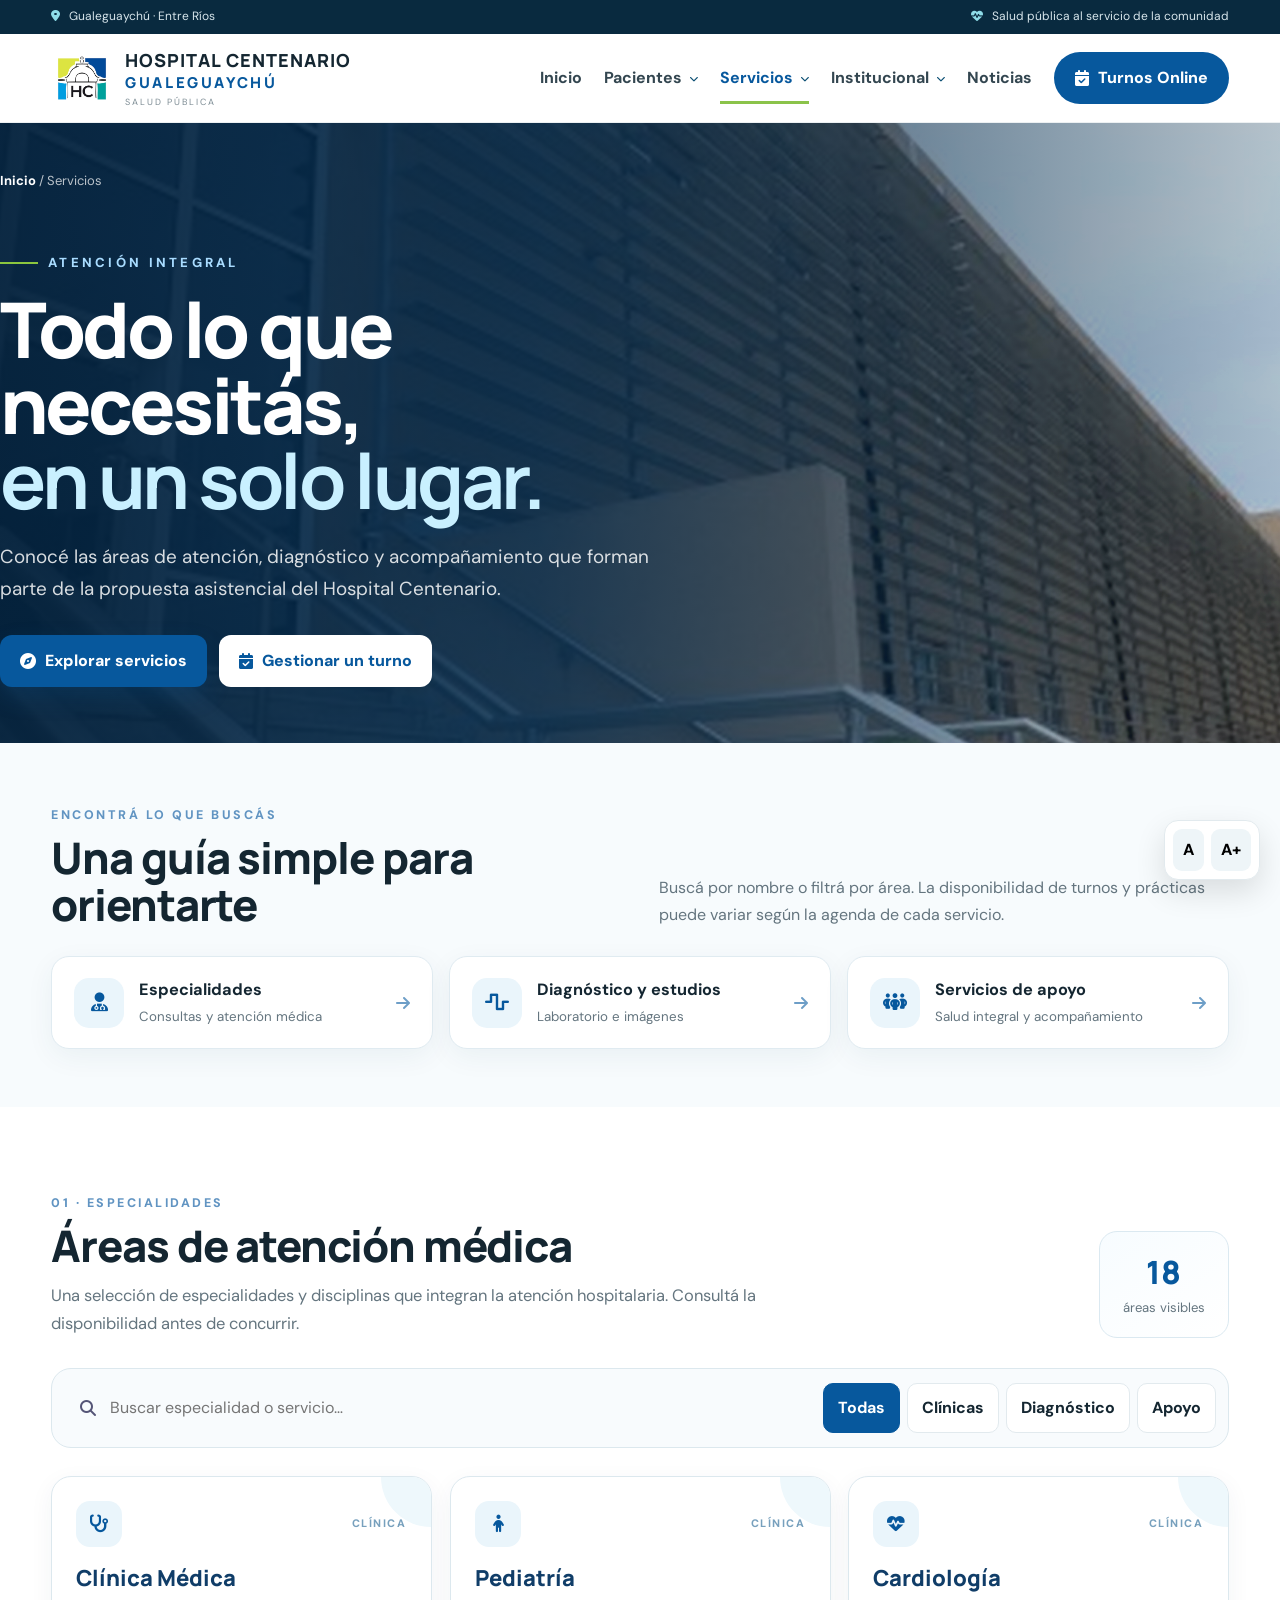
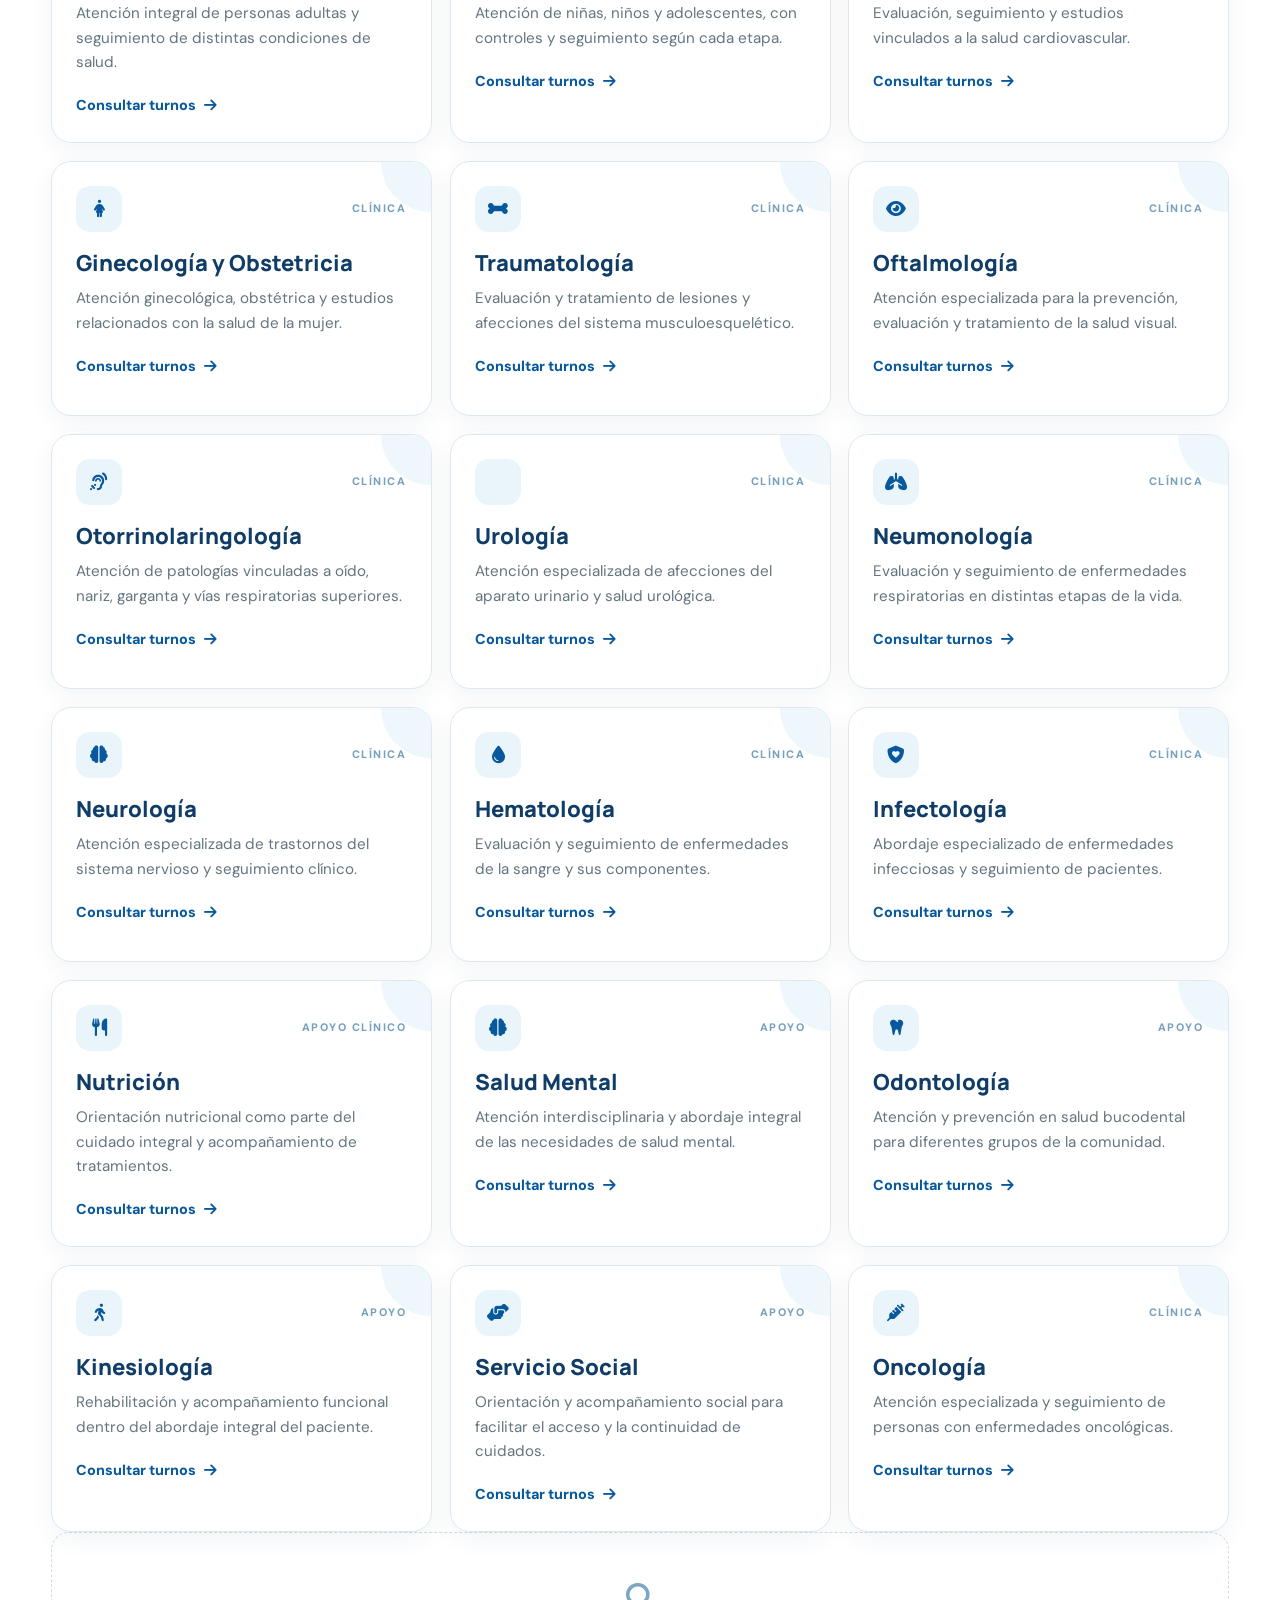
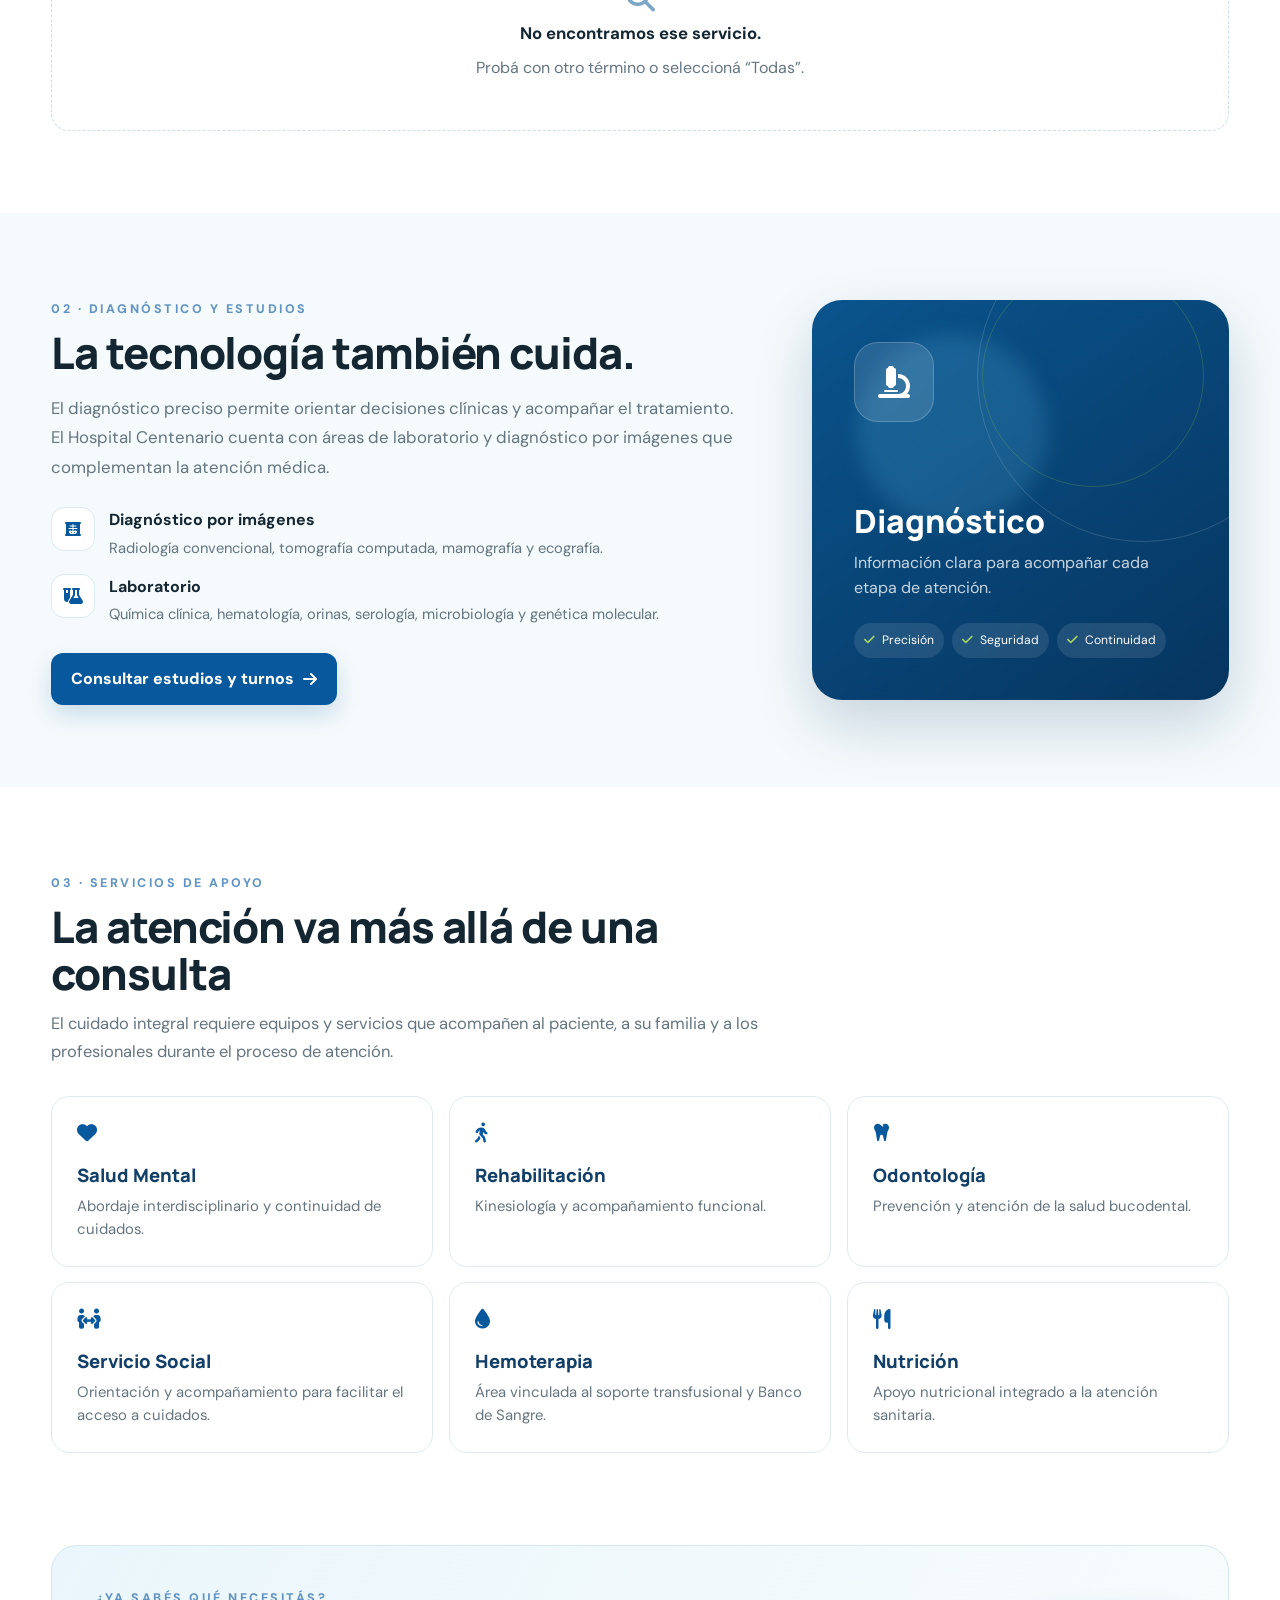
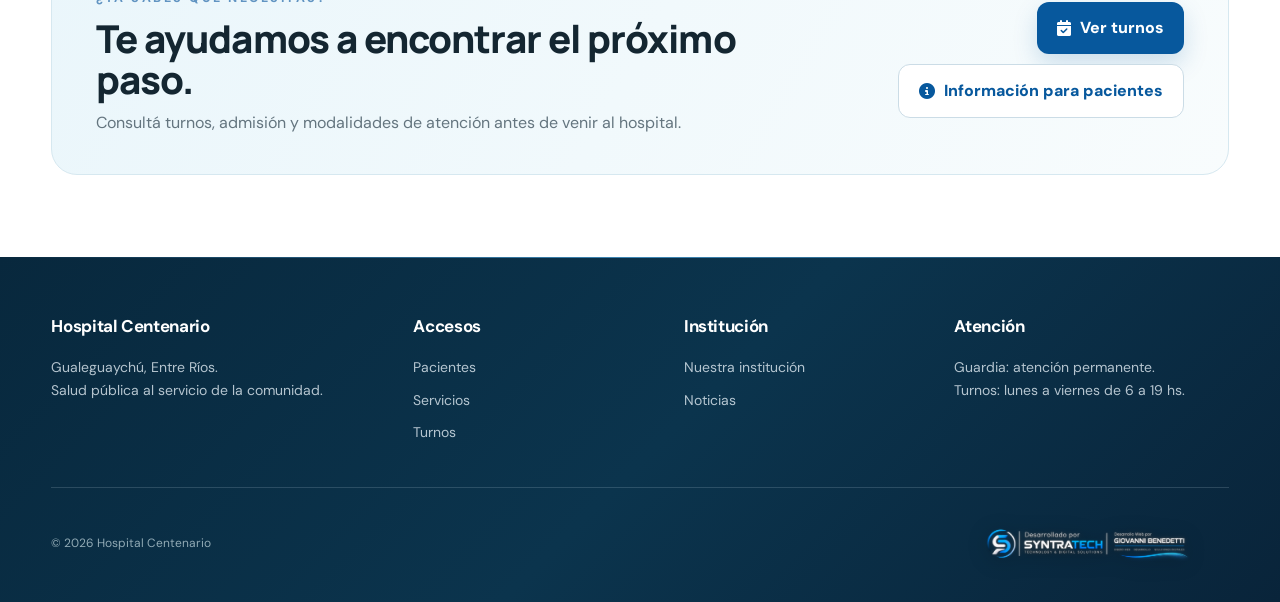
<file: servicios.html>
<!doctype html><html lang="es"><head><meta charset="utf-8"><meta name="viewport" content="width=device-width,initial-scale=1"><meta name="description" content="Servicios, especialidades y áreas de atención del Hospital Centenario de Gualeguaychú."><title>Servicios | Hospital Centenario</title><link rel="preconnect" href="https://fonts.googleapis.com"><link rel="preconnect" href="https://fonts.gstatic.com" crossorigin><link href="https://fonts.googleapis.com/css2?family=DM+Sans:wght@400;500;600;700;800&family=Manrope:wght@700;800&display=swap" rel="stylesheet"><link rel="stylesheet" href="https://cdnjs.cloudflare.com/ajax/libs/font-awesome/6.5.2/css/all.min.css"><link rel="stylesheet" href="style.css"><link rel="stylesheet" href="portal.css"></head><body><div class="topbar"><div class="container topbar__inner"><span><i class="fa-solid fa-location-dot"></i> Gualeguaychú · Entre Ríos</span><span><i class="fa-solid fa-heart-pulse"></i> Salud pública al servicio de la comunidad</span></div></div><header class="header"><div class="container header__inner"><a class="brand" href="index.html"><img src="images/logo.png" alt="Hospital Centenario"><div class="brand__name"><strong>HOSPITAL CENTENARIO</strong><span>GUALEGUAYCHÚ</span><small>SALUD PÚBLICA</small></div></a><button class="menu-toggle" id="menuToggle" aria-label="Abrir menú"><i class="fa-solid fa-bars"></i></button><nav class="nav" id="nav"><a href="index.html">Inicio</a><div class="nav-dropdown"><button class="nav-dropdown__toggle" type="button" aria-expanded="false" aria-haspopup="true">Pacientes <i class="fa-solid fa-chevron-down"></i></button><div class="nav-dropdown__menu"><a href="turnos.html"><i class="fa-solid fa-calendar-check"></i><span><strong>Turnos y admisión</strong><small>Cómo gestionar tu atención</small></span></a><a href="pacientes.html#guardia"><i class="fa-solid fa-truck-medical"></i><span><strong>Guardia y emergencias</strong><small>Información de atención</small></span></a><a href="pacientes.html#informacion"><i class="fa-solid fa-hospital-user"></i><span><strong>Información para pacientes</strong><small>Antes de venir y preguntas frecuentes</small></span></a></div></div><div class="nav-dropdown is-active"><button class="nav-dropdown__toggle" type="button" aria-expanded="false" aria-haspopup="true">Servicios <i class="fa-solid fa-chevron-down"></i></button><div class="nav-dropdown__menu"><a href="#especialidades"><i class="fa-solid fa-stethoscope"></i><span><strong>Especialidades</strong><small>Áreas de atención médica</small></span></a><a href="#diagnostico"><i class="fa-solid fa-microscope"></i><span><strong>Diagnóstico y estudios</strong><small>Laboratorio e imágenes</small></span></a><a href="#apoyo"><i class="fa-solid fa-hands-holding-circle"></i><span><strong>Servicios de apoyo</strong><small>Atención integral y acompañamiento</small></span></a></div></div><div class="nav-dropdown"><button class="nav-dropdown__toggle" type="button" aria-expanded="false" aria-haspopup="true">Institucional <i class="fa-solid fa-chevron-down"></i></button><div class="nav-dropdown__menu"><a href="institucional.html#historia"><i class="fa-solid fa-landmark"></i><span><strong>Nuestra historia</strong><small>Conocé nuestro recorrido</small></span></a><a href="institucional.html#valores"><i class="fa-solid fa-heart"></i><span><strong>Nuestros valores</strong><small>Principios que nos guían</small></span></a><a href="institucional.html#autoridades"><i class="fa-solid fa-users"></i><span><strong>Autoridades</strong><small>Equipo directivo</small></span></a></div></div><a href="noticias.html">Noticias</a><button class="btn btn--nav" data-turnos><i class="fa-solid fa-calendar-check"></i> Turnos Online</button></nav></div></header>
<main>
<section class="services-hero"><div class="services-hero__image"></div><div class="container services-hero__content"><div class="breadcrumb"><a href="index.html">Inicio</a> / Servicios</div><div class="services-hero__copy"><span class="services-kicker">ATENCIÓN INTEGRAL</span><h1>Todo lo que necesitás,<br><strong>en un solo lugar.</strong></h1><p>Conocé las áreas de atención, diagnóstico y acompañamiento que forman parte de la propuesta asistencial del Hospital Centenario.</p><div class="services-hero__actions"><a class="btn btn--primary" href="#especialidades"><i class="fa-solid fa-compass"></i> Explorar servicios</a><a class="btn btn--light" href="turnos.html"><i class="fa-solid fa-calendar-check"></i> Gestionar un turno</a></div></div></div></section>

<section class="services-overview section"><div class="container"><div class="services-section-head"><div><span class="eyebrow-blue">ENCONTRÁ LO QUE BUSCÁS</span><h2>Una guía simple para orientarte</h2></div><p>Buscá por nombre o filtrá por área. La disponibilidad de turnos y prácticas puede variar según la agenda de cada servicio.</p></div><div class="services-access-grid"><a href="#especialidades" class="services-access-card"><span class="services-access-icon"><i class="fa-solid fa-user-doctor"></i></span><span><strong>Especialidades</strong><small>Consultas y atención médica</small></span><i class="fa-solid fa-arrow-right"></i></a><a href="#diagnostico" class="services-access-card"><span class="services-access-icon"><i class="fa-solid fa-wave-square"></i></span><span><strong>Diagnóstico y estudios</strong><small>Laboratorio e imágenes</small></span><i class="fa-solid fa-arrow-right"></i></a><a href="#apoyo" class="services-access-card"><span class="services-access-icon"><i class="fa-solid fa-people-group"></i></span><span><strong>Servicios de apoyo</strong><small>Salud integral y acompañamiento</small></span><i class="fa-solid fa-arrow-right"></i></a></div></div></section>

<section class="section services-directory" id="especialidades"><div class="container"><div class="directory-heading"><div><span class="eyebrow-blue">01 · ESPECIALIDADES</span><h2>Áreas de atención médica</h2><p>Una selección de especialidades y disciplinas que integran la atención hospitalaria. Consultá la disponibilidad antes de concurrir.</p></div><div class="directory-stat"><strong id="serviceCount">18</strong><span>áreas visibles</span></div></div><div class="services-toolbar"><div class="portal-search services-search"><i class="fa-solid fa-magnifying-glass"></i><input id="serviceSearch" type="search" placeholder="Buscar especialidad o servicio…" aria-label="Buscar especialidad o servicio"></div><div class="services-filters"><button class="filter-btn active" data-filter="all" type="button">Todas</button><button class="filter-btn" data-filter="clinica" type="button">Clínicas</button><button class="filter-btn" data-filter="diagnostico" type="button">Diagnóstico</button><button class="filter-btn" data-filter="apoyo" type="button">Apoyo</button></div></div><div class="services-grid" id="servicesGrid">
<article class="service-card-v2 service-card" data-category="clinica"><div class="service-card-v2__top"><span><i class="fa-solid fa-stethoscope"></i></span><small>CLÍNICA</small></div><h3>Clínica Médica</h3><p>Atención integral de personas adultas y seguimiento de distintas condiciones de salud.</p><a href="turnos.html">Consultar turnos <i class="fa-solid fa-arrow-right"></i></a></article>
<article class="service-card-v2 service-card" data-category="clinica"><div class="service-card-v2__top"><span><i class="fa-solid fa-child"></i></span><small>CLÍNICA</small></div><h3>Pediatría</h3><p>Atención de niñas, niños y adolescentes, con controles y seguimiento según cada etapa.</p><a href="turnos.html">Consultar turnos <i class="fa-solid fa-arrow-right"></i></a></article>
<article class="service-card-v2 service-card" data-category="clinica"><div class="service-card-v2__top"><span><i class="fa-solid fa-heart-pulse"></i></span><small>CLÍNICA</small></div><h3>Cardiología</h3><p>Evaluación, seguimiento y estudios vinculados a la salud cardiovascular.</p><a href="turnos.html">Consultar turnos <i class="fa-solid fa-arrow-right"></i></a></article>
<article class="service-card-v2 service-card" data-category="clinica"><div class="service-card-v2__top"><span><i class="fa-solid fa-person-dress"></i></span><small>CLÍNICA</small></div><h3>Ginecología y Obstetricia</h3><p>Atención ginecológica, obstétrica y estudios relacionados con la salud de la mujer.</p><a href="turnos.html">Consultar turnos <i class="fa-solid fa-arrow-right"></i></a></article>
<article class="service-card-v2 service-card" data-category="clinica"><div class="service-card-v2__top"><span><i class="fa-solid fa-bone"></i></span><small>CLÍNICA</small></div><h3>Traumatología</h3><p>Evaluación y tratamiento de lesiones y afecciones del sistema musculoesquelético.</p><a href="turnos.html">Consultar turnos <i class="fa-solid fa-arrow-right"></i></a></article>
<article class="service-card-v2 service-card" data-category="clinica"><div class="service-card-v2__top"><span><i class="fa-solid fa-eye"></i></span><small>CLÍNICA</small></div><h3>Oftalmología</h3><p>Atención especializada para la prevención, evaluación y tratamiento de la salud visual.</p><a href="turnos.html">Consultar turnos <i class="fa-solid fa-arrow-right"></i></a></article>
<article class="service-card-v2 service-card" data-category="clinica"><div class="service-card-v2__top"><span><i class="fa-solid fa-ear-listen"></i></span><small>CLÍNICA</small></div><h3>Otorrinolaringología</h3><p>Atención de patologías vinculadas a oído, nariz, garganta y vías respiratorias superiores.</p><a href="turnos.html">Consultar turnos <i class="fa-solid fa-arrow-right"></i></a></article>
<article class="service-card-v2 service-card" data-category="clinica"><div class="service-card-v2__top"><span><i class="fa-solid fa-kidneys"></i></span><small>CLÍNICA</small></div><h3>Urología</h3><p>Atención especializada de afecciones del aparato urinario y salud urológica.</p><a href="turnos.html">Consultar turnos <i class="fa-solid fa-arrow-right"></i></a></article>
<article class="service-card-v2 service-card" data-category="clinica"><div class="service-card-v2__top"><span><i class="fa-solid fa-lungs"></i></span><small>CLÍNICA</small></div><h3>Neumonología</h3><p>Evaluación y seguimiento de enfermedades respiratorias en distintas etapas de la vida.</p><a href="turnos.html">Consultar turnos <i class="fa-solid fa-arrow-right"></i></a></article>
<article class="service-card-v2 service-card" data-category="clinica"><div class="service-card-v2__top"><span><i class="fa-solid fa-brain"></i></span><small>CLÍNICA</small></div><h3>Neurología</h3><p>Atención especializada de trastornos del sistema nervioso y seguimiento clínico.</p><a href="turnos.html">Consultar turnos <i class="fa-solid fa-arrow-right"></i></a></article>
<article class="service-card-v2 service-card" data-category="clinica"><div class="service-card-v2__top"><span><i class="fa-solid fa-droplet"></i></span><small>CLÍNICA</small></div><h3>Hematología</h3><p>Evaluación y seguimiento de enfermedades de la sangre y sus componentes.</p><a href="turnos.html">Consultar turnos <i class="fa-solid fa-arrow-right"></i></a></article>
<article class="service-card-v2 service-card" data-category="clinica"><div class="service-card-v2__top"><span><i class="fa-solid fa-shield-heart"></i></span><small>CLÍNICA</small></div><h3>Infectología</h3><p>Abordaje especializado de enfermedades infecciosas y seguimiento de pacientes.</p><a href="turnos.html">Consultar turnos <i class="fa-solid fa-arrow-right"></i></a></article>
<article class="service-card-v2 service-card" data-category="clinica"><div class="service-card-v2__top"><span><i class="fa-solid fa-utensils"></i></span><small>APOYO CLÍNICO</small></div><h3>Nutrición</h3><p>Orientación nutricional como parte del cuidado integral y acompañamiento de tratamientos.</p><a href="turnos.html">Consultar turnos <i class="fa-solid fa-arrow-right"></i></a></article>
<article class="service-card-v2 service-card" data-category="apoyo"><div class="service-card-v2__top"><span><i class="fa-solid fa-brain"></i></span><small>APOYO</small></div><h3>Salud Mental</h3><p>Atención interdisciplinaria y abordaje integral de las necesidades de salud mental.</p><a href="turnos.html">Consultar turnos <i class="fa-solid fa-arrow-right"></i></a></article>
<article class="service-card-v2 service-card" data-category="apoyo"><div class="service-card-v2__top"><span><i class="fa-solid fa-tooth"></i></span><small>APOYO</small></div><h3>Odontología</h3><p>Atención y prevención en salud bucodental para diferentes grupos de la comunidad.</p><a href="turnos.html">Consultar turnos <i class="fa-solid fa-arrow-right"></i></a></article>
<article class="service-card-v2 service-card" data-category="apoyo"><div class="service-card-v2__top"><span><i class="fa-solid fa-person-walking"></i></span><small>APOYO</small></div><h3>Kinesiología</h3><p>Rehabilitación y acompañamiento funcional dentro del abordaje integral del paciente.</p><a href="turnos.html">Consultar turnos <i class="fa-solid fa-arrow-right"></i></a></article>
<article class="service-card-v2 service-card" data-category="apoyo"><div class="service-card-v2__top"><span><i class="fa-solid fa-hands-helping"></i></span><small>APOYO</small></div><h3>Servicio Social</h3><p>Orientación y acompañamiento social para facilitar el acceso y la continuidad de cuidados.</p><a href="turnos.html">Consultar turnos <i class="fa-solid fa-arrow-right"></i></a></article>
<article class="service-card-v2 service-card" data-category="clinica"><div class="service-card-v2__top"><span><i class="fa-solid fa-syringe"></i></span><small>CLÍNICA</small></div><h3>Oncología</h3><p>Atención especializada y seguimiento de personas con enfermedades oncológicas.</p><a href="turnos.html">Consultar turnos <i class="fa-solid fa-arrow-right"></i></a></article>
</div><div class="services-empty" id="servicesEmpty" hidden><i class="fa-solid fa-magnifying-glass"></i><strong>No encontramos ese servicio.</strong><span>Probá con otro término o seleccioná “Todas”.</span></div></div></section>

<section class="section diagnostic-section" id="diagnostico"><div class="container"><div class="diagnostic-layout"><div class="diagnostic-copy"><span class="eyebrow-blue">02 · DIAGNÓSTICO Y ESTUDIOS</span><h2>La tecnología también cuida.</h2><p>El diagnóstico preciso permite orientar decisiones clínicas y acompañar el tratamiento. El Hospital Centenario cuenta con áreas de laboratorio y diagnóstico por imágenes que complementan la atención médica.</p><div class="diagnostic-points"><div><span><i class="fa-solid fa-x-ray"></i></span><p><strong>Diagnóstico por imágenes</strong><small>Radiología convencional, tomografía computada, mamografía y ecografía.</small></p></div><div><span><i class="fa-solid fa-flask-vial"></i></span><p><strong>Laboratorio</strong><small>Química clínica, hematología, orinas, serología, microbiología y genética molecular.</small></p></div></div><a class="btn btn--primary" href="turnos.html">Consultar estudios y turnos <i class="fa-solid fa-arrow-right"></i></a></div><div class="diagnostic-panel"><div class="diagnostic-panel__glow"></div><div class="diagnostic-panel__icon"><i class="fa-solid fa-microscope"></i></div><strong>Diagnóstico</strong><span>Información clara para acompañar cada etapa de atención.</span><div class="diagnostic-panel__mini"><span><i class="fa-solid fa-check"></i> Precisión</span><span><i class="fa-solid fa-check"></i> Seguridad</span><span><i class="fa-solid fa-check"></i> Continuidad</span></div></div></div></div></section>

<section class="section support-section" id="apoyo"><div class="container"><div class="directory-heading"><div><span class="eyebrow-blue">03 · SERVICIOS DE APOYO</span><h2>La atención va más allá de una consulta</h2><p>El cuidado integral requiere equipos y servicios que acompañen al paciente, a su familia y a los profesionales durante el proceso de atención.</p></div></div><div class="support-grid"><article><i class="fa-solid fa-heart"></i><h3>Salud Mental</h3><p>Abordaje interdisciplinario y continuidad de cuidados.</p></article><article><i class="fa-solid fa-person-walking"></i><h3>Rehabilitación</h3><p>Kinesiología y acompañamiento funcional.</p></article><article><i class="fa-solid fa-tooth"></i><h3>Odontología</h3><p>Prevención y atención de la salud bucodental.</p></article><article><i class="fa-solid fa-people-arrows"></i><h3>Servicio Social</h3><p>Orientación y acompañamiento para facilitar el acceso a cuidados.</p></article><article><i class="fa-solid fa-droplet"></i><h3>Hemoterapia</h3><p>Área vinculada al soporte transfusional y Banco de Sangre.</p></article><article><i class="fa-solid fa-utensils"></i><h3>Nutrición</h3><p>Apoyo nutricional integrado a la atención sanitaria.</p></article></div></div></section>

<section class="section services-final-cta"><div class="container"><div class="services-final-cta__box"><div><span class="eyebrow-blue">¿YA SABÉS QUÉ NECESITÁS?</span><h2>Te ayudamos a encontrar el próximo paso.</h2><p>Consultá turnos, admisión y modalidades de atención antes de venir al hospital.</p></div><div class="services-final-cta__actions"><a class="btn btn--primary" href="turnos.html"><i class="fa-solid fa-calendar-check"></i> Ver turnos</a><a class="btn btn--outline" href="pacientes.html#informacion"><i class="fa-solid fa-circle-info"></i> Información para pacientes</a></div></div></div></section>
</main>
<footer class="footer"><div class="container footer__grid"><div><h3>Hospital Centenario</h3><p>Gualeguaychú, Entre Ríos.<br>Salud pública al servicio de la comunidad.</p></div><div class="footer-column footer-column--access"><h3>Accesos</h3><a href="pacientes.html">Pacientes</a><a href="servicios.html">Servicios</a><a href="turnos.html">Turnos</a></div><div class="footer-column footer-column--institution"><h3>Institución</h3><a href="institucional.html">Nuestra institución</a><a href="noticias.html">Noticias</a></div><div><h3>Atención</h3><p>Guardia: atención permanente.</p><p>Turnos: lunes a viernes de 6 a 19 hs.</p></div></div><div class="container footer__bottom"><span>© <span id="year"></span> Hospital Centenario</span><span class="footer-project-label"></span><span class="footer-project-signature"><img src="images/firma-syntratech.png" alt="Desarrollado por SyntraTech — Desarrollo Web por Giovanni Benedetti" loading="lazy"></span></div>

</footer><div class="a11y" aria-label="Accesibilidad"><button id="fontNormal" type="button">A</button><button id="fontPlus" type="button">A+</button></div><button class="backtop" id="backTop" aria-label="Volver arriba"><i class="fa-solid fa-arrow-up"></i></button><div class="modal" id="turnModal"><div class="modal__box"><button class="modal__close" data-close aria-label="Cerrar"><i class="fa-solid fa-xmark"></i></button><div class="eyebrow-blue">GESTIÓN DE TURNOS</div><h2>¿Cómo querés gestionar tu turno?</h2><p>La información publicada en junio de 2026 indica atención para turnos de lunes a viernes de 6 a 19 hs. en admisiones del nuevo edificio y pabellones 3 y 4.</p><div class="modal-actions"><a href="turnos.html"><strong>Ver información completa</strong><span>Horarios, admisiones y cancelaciones</span></a><a href="tel:+543446428034"><strong>Llamar al hospital</strong><span>+54 3446 42-8034</span></a></div></div></div><script src="portal.js"></script><script src="script.js"></script><script src="v40-enhancements.js"></script>
</body></html>
</file>
<file: style.css>
:root{--blue:#07589d;--blue2:#087bd0;--dark:#092a3f;--green:#00a59a;--cyan:#08a8d1;--red:#dc5a50;--ink:#142631;--muted:#64757f;--soft:#f4f8fa;--line:#e2eaee;--white:#fff;--shadow:0 18px 50px rgba(18,48,65,.10);--radius:20px}
*{box-sizing:border-box;margin:0;padding:0}html{scroll-behavior:smooth}body{font-family:"DM Sans",sans-serif;color:var(--ink);background:#fff;line-height:1.6}a{text-decoration:none;color:inherit}button,input,select,textarea{font:inherit}.container{width:min(1180px,92%);margin:auto}
.topbar{height:34px;background:var(--dark);color:#d7e5eb;font-size:12px}.topbar__inner{height:100%;display:flex;justify-content:space-between;align-items:center}.topbar i{color:#8edce8;margin-right:6px}
.header{position:sticky;top:0;z-index:1000;background:rgba(255,255,255,.97);backdrop-filter:blur(15px);border-bottom:1px solid rgba(20,70,95,.08)}.header__inner{min-height:88px;display:flex;align-items:center;justify-content:space-between}.brand{display:flex;align-items:center;gap:12px}.brand img{width:62px;height:62px;object-fit:contain}.brand__name strong,.brand__name span,.brand__name small{display:block;line-height:1.05}.brand__name strong{font:800 18px Manrope,sans-serif;letter-spacing:1px}.brand__name span{color:var(--blue);font:800 15px Manrope,sans-serif;letter-spacing:2.6px}.brand__name small{margin-top:5px;color:#7d8c94;font-size:9px;letter-spacing:2px}.nav{display:flex;align-items:center;gap:22px}.nav a{font-size:14px;font-weight:700;color:#334650;padding:31px 0;position:relative}.nav a:hover,.nav a.active{color:var(--blue)}.nav a.active:after{content:"";position:absolute;left:0;right:0;bottom:18px;height:3px;border-radius:10px;background:var(--blue)}.btn{border:0;border-radius:12px;padding:13px 20px;display:inline-flex;align-items:center;justify-content:center;gap:9px;font-weight:800;cursor:pointer;transition:.25s}.btn:hover{transform:translateY(-2px)}.btn--nav{background:var(--blue);color:#fff;border-radius:999px;padding:13px 21px}.btn--primary{background:var(--blue);color:#fff;box-shadow:0 10px 25px rgba(7,88,157,.18)}.btn--outline{background:#fff;color:var(--blue);border:1px solid #cbdce6}.btn--danger{background:var(--red);color:#fff}.menu-toggle{display:none;border:0;background:transparent;font-size:25px;color:var(--ink)}
.hero{position:relative;height:650px;overflow:hidden;background:#dce7ed}.hero__slide{position:absolute;inset:0;opacity:0;visibility:hidden;transition:opacity .7s}.hero__slide.active{opacity:1;visibility:visible}.hero__slide img{width:100%;height:100%;object-fit:cover;filter:saturate(1.04) contrast(1.03);transform:scale(1.015);backface-visibility:hidden;-webkit-backface-visibility:hidden}.hero__slide:after{content:"";position:absolute;inset:0;background:linear-gradient(90deg,rgba(5,31,48,.38) 0%,rgba(5,31,48,.14) 42%,rgba(5,31,48,.04) 72%,rgba(5,31,48,.08) 100%);pointer-events:none}.hero__content{position:absolute;z-index:2;left:7%;top:50%;transform:translateY(-50%);width:min(650px,58%);padding:35px 42px;background:rgba(255,255,255,.82);backdrop-filter:blur(8px);border:1px solid rgba(255,255,255,.75);border-radius:24px;box-shadow:0 25px 60px rgba(0,0,0,.13)}.eyebrow{font-size:13px;font-weight:800;letter-spacing:3px;color:#35577a}.hero h1{font:800 clamp(42px,5vw,70px)/1.03 Manrope,sans-serif;margin:15px 0;color:#073b70}.hero h1 span{color:#087bd0}.hero p{font-size:19px;color:#3e5c70;max-width:610px}.hero__actions{display:flex;gap:14px;margin-top:24px}.hero__arrow{position:absolute;z-index:4;top:50%;transform:translateY(-50%);width:58px;height:58px;border-radius:50%;border:1px solid rgba(255,255,255,.8);background:rgba(5,35,55,.42);color:#fff;font-size:23px;cursor:pointer}.hero__arrow.prev{left:24px}.hero__arrow.next{right:24px}.hero__dots{position:absolute;z-index:5;bottom:20px;left:50%;transform:translateX(-50%);display:flex;gap:10px}.hero__dot{width:12px;height:12px;border-radius:50%;border:2px solid #fff;background:rgba(255,255,255,.75);cursor:pointer}.hero__dot.active{width:30px;border-radius:20px;background:var(--blue)}.hero__location{position:absolute;z-index:3;right:7%;bottom:50px;color:#fff;font-weight:800;font-size:16px}.hero__location small{display:block;font-weight:500;font-size:13px}.progress{position:absolute;z-index:5;left:0;bottom:0;height:4px;background:var(--blue);width:0}.progress.run{animation:progress 5s linear forwards}@keyframes progress{from{width:0}to{width:100%}}
.access{padding:24px 0;background:#fff}.access__grid{display:grid;grid-template-columns:repeat(4,1fr);gap:14px}.access-card{border:1px solid var(--line);background:var(--soft);border-radius:18px;padding:18px;display:flex;align-items:center;gap:14px;min-height:100px;transition:.25s}.access-card:hover{transform:translateY(-3px);box-shadow:var(--shadow)}.access-icon{width:58px;height:58px;border-radius:50%;display:grid;place-items:center;color:#fff;font-size:23px;flex:0 0 auto}.access-card strong{display:block;font-size:17px}.access-card small{display:block;color:var(--muted);font-size:13px}.access-card>i{margin-left:auto;color:var(--blue)}.blue .access-icon{background:var(--blue)}.red .access-icon{background:#ef403b}.green .access-icon{background:var(--green)}.cyan .access-icon{background:#368ee0}
.section{padding:82px 0}.section.alt{background:var(--soft)}.section-head{margin-bottom:35px}.eyebrow-blue{color:var(--blue);font-size:13px;font-weight:800;letter-spacing:2px}.section h2{font:800 38px/1.1 Manrope,sans-serif;color:#073b70;margin-top:10px}.section-lead{color:var(--muted);max-width:760px;font-size:17px;margin-top:12px}.grid-3{display:grid;grid-template-columns:repeat(3,1fr);gap:20px}.grid-2{display:grid;grid-template-columns:repeat(2,1fr);gap:22px}.card{background:#fff;border:1px solid var(--line);border-radius:20px;padding:26px;box-shadow:0 8px 28px rgba(18,48,65,.05)}.card h3{font-size:21px;margin:10px 0 7px}.card p{color:var(--muted);font-size:15px}.iconbox{width:54px;height:54px;border-radius:16px;display:grid;place-items:center;background:#e8f4fc;color:var(--blue);font-size:22px}.list{display:grid;gap:12px;margin-top:20px}.list li{list-style:none;padding:14px 16px;background:#fff;border:1px solid var(--line);border-radius:12px}.list li i{color:var(--blue);margin-right:9px}
.page-hero{padding:70px 0;background:linear-gradient(120deg,#eaf5fb,#fff);border-bottom:1px solid var(--line)}.page-hero h1{font:800 48px/1.08 Manrope,sans-serif;color:#073b70}.page-hero p{font-size:18px;color:var(--muted);max-width:760px;margin-top:12px}.breadcrumb{font-size:13px;color:var(--muted);margin-bottom:12px}.breadcrumb a{color:var(--blue);font-weight:700}
.notice{background:#edf7fd;border:1px solid #d7ebf6;border-radius:18px;padding:20px 22px;display:flex;gap:14px;align-items:flex-start}.notice i{color:var(--blue);font-size:21px;margin-top:3px}.notice strong{display:block}.notice p{color:var(--muted);margin-top:4px}
.news-card{overflow:hidden;padding:0}.news-card img{width:100%;height:210px;object-fit:cover}.news-card__body{padding:23px}.tag{display:inline-block;padding:5px 10px;border-radius:999px;background:#e8f4fc;color:var(--blue);font-size:11px;font-weight:800}.news-card h3{margin:12px 0 8px}.news-card a{color:var(--blue);font-weight:800;display:inline-block;margin-top:12px}
.form-grid{display:grid;grid-template-columns:1fr 1fr;gap:18px}.field{display:grid;gap:7px}.field.full{grid-column:1/-1}.field label{font-weight:700;font-size:14px}.field input,.field select,.field textarea{width:100%;border:1px solid #d6e2e8;border-radius:12px;padding:13px 14px;background:#fff;outline:none}.field textarea{min-height:130px;resize:vertical}.field input:focus,.field select:focus,.field textarea:focus{border-color:var(--blue);box-shadow:0 0 0 3px rgba(7,88,157,.08)}
.footer{background:#092a3f;color:#d7e5eb;padding:50px 0 25px}.footer__grid{display:grid;grid-template-columns:1.4fr 1fr 1fr 1.2fr;gap:35px}.footer h3{color:#fff;font-size:17px;margin-bottom:14px}.footer p,.footer a{color:#afc3cd;font-size:14px}.footer a{display:block;margin:8px 0}.footer a:hover{color:#fff}.footer__bottom{border-top:1px solid rgba(255,255,255,.12);margin-top:30px;padding-top:18px;display:flex;justify-content:space-between;font-size:12px;color:#91aab5}
.modal{position:fixed;inset:0;background:rgba(4,25,38,.65);z-index:2000;display:none;align-items:center;justify-content:center;padding:20px}.modal.open{display:flex}.modal__box{width:min(640px,100%);background:#fff;border-radius:24px;padding:30px;position:relative;box-shadow:0 30px 90px rgba(0,0,0,.25)}.modal__close{position:absolute;right:18px;top:15px;border:0;background:#eef5f8;border-radius:50%;width:40px;height:40px;cursor:pointer}.modal h2{font:800 30px Manrope,sans-serif;color:#073b70}.modal p{color:var(--muted);margin:8px 0 18px}.modal-actions{display:grid;gap:12px}.modal-actions a{padding:15px;border:1px solid var(--line);border-radius:14px}.modal-actions a strong{display:block}.modal-actions a span{color:var(--muted);font-size:13px}
.backtop{position:fixed;right:20px;bottom:20px;width:46px;height:46px;border:0;border-radius:50%;background:var(--blue);color:#fff;display:none;z-index:900}.backtop.show{display:block}
@media(max-width:1000px){.nav{gap:13px}.nav a{font-size:13px}.access__grid{grid-template-columns:repeat(2,1fr)}.grid-3{grid-template-columns:1fr 1fr}.footer__grid{grid-template-columns:1fr 1fr}.hero__content{left:5%;width:70%}}
@media(max-width:760px){.topbar{display:none}.header__inner{min-height:76px}.brand img{width:54px;height:54px}.brand__name strong{font-size:14px}.brand__name span{font-size:12px}.menu-toggle{display:block}.nav{position:absolute;left:4%;right:4%;top:76px;background:#fff;border:1px solid var(--line);border-radius:16px;padding:10px;display:none;flex-direction:column;align-items:stretch;gap:0;box-shadow:var(--shadow)}.nav.open{display:flex}.nav a{padding:13px 14px}.nav a.active:after{display:none}.btn--nav{margin:5px}.hero{height:650px}.hero__content{left:4%;right:4%;width:auto;top:auto;bottom:58px;transform:none;padding:25px}.hero h1{font-size:38px}.hero p{font-size:16px}.hero__actions{flex-direction:column}.hero__location{display:none}.hero__arrow{width:44px;height:44px}.hero__arrow.prev{left:12px}.hero__arrow.next{right:12px}.access__grid,.grid-3,.grid-2,.form-grid{grid-template-columns:1fr}.section{padding:60px 0}.section h2,.page-hero h1{font-size:34px}.footer__grid{grid-template-columns:1fr}.field.full{grid-column:auto}}

/* V13 — new public photography pass: no artificial blur */
.hero__slide .hero-photo--01{object-position:center center}.hero__slide .hero-photo--02{object-position:center 48%}.hero__slide .hero-photo--03{object-position:center 48%}.hero__slide .hero-photo--04{object-position:center center}.hero__slide .hero-photo--05{object-position:center 48%}

/* V14 — menú desplegable Institucional */
.nav-dropdown{position:relative;height:100%;display:flex;align-items:center}
.nav-dropdown__toggle{border:0;background:transparent;color:#334650;font-size:14px;font-weight:700;padding:31px 0;cursor:pointer;display:flex;align-items:center;gap:7px;position:relative}
.nav-dropdown__toggle i{font-size:10px;transition:transform .2s}
.nav-dropdown:hover .nav-dropdown__toggle,.nav-dropdown.is-active .nav-dropdown__toggle{color:var(--blue)}
.nav-dropdown:hover .nav-dropdown__toggle i,.nav-dropdown.open .nav-dropdown__toggle i{transform:rotate(180deg)}
.nav-dropdown.is-active .nav-dropdown__toggle:after{content:"";position:absolute;left:0;right:0;bottom:18px;height:3px;border-radius:10px;background:var(--blue)}
.nav-dropdown__menu{position:absolute;top:76px;left:50%;transform:translate(-50%,8px);width:275px;background:#fff;border:1px solid var(--line);border-radius:16px;padding:8px;box-shadow:0 20px 45px rgba(18,48,65,.14);opacity:0;visibility:hidden;pointer-events:none;transition:.2s;z-index:1100}
.nav-dropdown:hover .nav-dropdown__menu,.nav-dropdown.open .nav-dropdown__menu{opacity:1;visibility:visible;pointer-events:auto;transform:translate(-50%,0)}
.nav-dropdown__menu a{padding:12px 13px!important;margin:0;display:flex;align-items:center;gap:12px;border-radius:11px;color:#334650!important}
.nav-dropdown__menu a:after{display:none!important}
.nav-dropdown__menu a:hover{background:#f1f7fa;color:var(--blue)!important}
.nav-dropdown__menu a>i{width:34px;height:34px;border-radius:10px;background:#e8f4fc;color:var(--blue);display:grid;place-items:center;flex:0 0 auto}
.nav-dropdown__menu a span{display:block}
.nav-dropdown__menu a strong,.nav-dropdown__menu a small{display:block;line-height:1.25}
.nav-dropdown__menu a strong{font-size:14px}
.nav-dropdown__menu a small{font-size:11px;color:var(--muted);margin-top:2px}
.history-timeline{display:grid;gap:10px;margin-top:24px}
.history-timeline div{display:flex;align-items:center;gap:16px;padding:13px 15px;background:#f4f8fa;border:1px solid var(--line);border-radius:13px}
.history-timeline strong{min-width:55px;color:var(--blue);font:800 18px Manrope,sans-serif}
.history-timeline span{color:var(--muted);font-size:14px}
.authority-card{position:relative;padding-top:30px}
.authority-avatar{width:110px;height:110px;border-radius:50%;overflow:hidden;display:grid;place-items:center;background:#e8f4fc;color:var(--blue);font-size:28px;margin:0 auto 18px;border:4px solid #fff;box-shadow:0 6px 18px rgba(0,0,0,.12)}
.authority-avatar img{width:100%;height:100%;object-fit:cover;object-position:center top;display:block}
.authority-card .tag{display:inline-block;margin-bottom:8px}
.source-note{margin-top:20px;color:var(--muted);font-size:12px}
@media(max-width:1000px){.nav-dropdown__toggle{font-size:13px}}
@media(max-width:760px){.nav-dropdown{display:block;height:auto}.nav-dropdown__toggle{width:100%;justify-content:space-between;padding:13px 14px}.nav-dropdown.is-active .nav-dropdown__toggle:after{display:none}.nav-dropdown__menu{position:static;width:auto;transform:none!important;display:none;opacity:1;visibility:visible;pointer-events:auto;box-shadow:none;border:0;border-top:1px solid var(--line);border-radius:0;padding:5px 0 5px 10px}.nav-dropdown.open .nav-dropdown__menu{display:block}.nav-dropdown__menu a{padding:11px 12px!important}.history-timeline strong{min-width:45px}}

/* V15 — menús desplegables Pacientes + Servicios + Institucional */
.nav-dropdown__menu{width:300px}
.nav-dropdown__menu a>i{font-size:14px}
@media(max-width:760px){.nav-dropdown__menu{width:auto}.nav-dropdown+.nav-dropdown{border-top:1px solid var(--line)}}

/* V16 — navegación institucional tipo menú desplegable limpio */
.nav > a,
.nav-dropdown__toggle{
  position:relative;
}
.nav > a:hover,
.nav > a.active,
.nav-dropdown:hover .nav-dropdown__toggle,
.nav-dropdown.is-active .nav-dropdown__toggle{
  color:var(--blue);
}
.nav > a:hover:after,
.nav-dropdown__toggle:hover:after,
.nav-dropdown.is-active .nav-dropdown__toggle:after{
  content:"";
  position:absolute;
  left:0;
  right:0;
  bottom:18px;
  height:3px;
  border-radius:0;
  background:#8bc34a;
}
.nav > a.active:after{background:#8bc34a}

.nav-dropdown__menu{
  width:200px;
  top:76px;
  left:50%;
  padding:0;
  border:0;
  border-radius:0;
  box-shadow:0 8px 20px rgba(18,48,65,.16);
  background:#fff;
}
.nav-dropdown__menu a{
  position:relative;
  display:block;
  width:100%;
  padding:15px 20px!important;
  margin:0;
  border-radius:0!important;
  color:#064b70!important;
  background:#fff!important;
  font-size:13px;
  font-weight:500;
  line-height:1.25;
  text-decoration:none;
}
.nav-dropdown__menu a + a{border-top:1px solid #edf0f2}
.nav-dropdown__menu a:hover{
  color:#064b70!important;
  background:#fff!important;
}
.nav-dropdown__menu a:hover:after{
  content:"";
  position:absolute;
  left:20px;
  right:20px;
  bottom:7px;
  height:2px;
  background:#8bc34a;
  border-radius:0;
}
.nav-dropdown__menu a > i{display:none!important}
.nav-dropdown__menu a span{display:block}
.nav-dropdown__menu a strong{font-size:13px;font-weight:500}
.nav-dropdown__menu a small{display:none}
.nav-dropdown__toggle i{font-size:9px;color:#064b70}

@media(max-width:760px){
  .nav > a:hover:after,
  .nav-dropdown__toggle:hover:after,
  .nav-dropdown.is-active .nav-dropdown__toggle:after{display:none}
  .nav-dropdown__menu{
    width:auto;
    padding:4px 0 4px 8px;
    box-shadow:none;
    background:#fff;
  }
  .nav-dropdown__menu a{
    padding:12px 14px!important;
    font-size:13px;
  }
  .nav-dropdown__menu a:hover:after{left:14px;right:14px;bottom:5px}
}

/* V21 — autoridades con cuatro perfiles */
.authority-grid{grid-template-columns:repeat(4,minmax(0,1fr));}
.authority-card h3{font-size:17px;line-height:1.25;}
@media(max-width:1000px){.authority-grid{grid-template-columns:repeat(2,minmax(0,1fr));}}
@media(max-width:600px){.authority-grid{grid-template-columns:1fr;}}

/* =========================================
   V40 — Hover suave para las 3 tarjetas
   ========================================= */

.hero-cards a,
.hero-cards button,
.hero-cards .card,
.hero-cards .service-card,
.hero-cards .feature-card,
.cards-grid > a,
.cards-grid > button,
.cards-grid > .card,
.cards-grid > .service-card,
.cards-grid > .feature-card {
  transition:
    transform 220ms ease,
    box-shadow 220ms ease,
    border-color 220ms ease,
    background-color 220ms ease;
  will-change: transform;
}

/* Si las tarjetas usan otra clase, este selector general
   toma los enlaces/tarjetas de la sección de tres accesos. */
section a.card,
section .card-link,
section .quick-card,
section .access-card,
section .home-card {
  transition:
    transform 220ms ease,
    box-shadow 220ms ease,
    border-color 220ms ease,
    background-color 220ms ease;
}

.hero-cards a:hover,
.hero-cards button:hover,
.hero-cards .card:hover,
.hero-cards .service-card:hover,
.hero-cards .feature-card:hover,
.cards-grid > a:hover,
.cards-grid > button:hover,
.cards-grid > .card:hover,
.cards-grid > .service-card:hover,
.cards-grid > .feature-card:hover,
section a.card:hover,
section .card-link:hover,
section .quick-card:hover,
section .access-card:hover,
section .home-card:hover {
  transform: translateY(-4px);
  box-shadow: 0 12px 28px rgba(11, 45, 77, 0.11);
  border-color: rgba(0, 102, 170, 0.28);
}

.hero-cards a:hover .icon,
.hero-cards .card:hover .icon,
.cards-grid > a:hover .icon,
.cards-grid > .card:hover .icon {
  transform: scale(1.04);
}

.hero-cards .icon,
.cards-grid .icon {
  transition: transform 220ms ease, background-color 220ms ease;
}

@media (prefers-reduced-motion: reduce) {
  .hero-cards *,
  .cards-grid *,
  section a.card,
  section .card-link,
  section .quick-card,
  section .access-card,
  section .home-card {
    transition: none !important;
    transform: none !important;
  }
}

/* =========================================
   V40 — Hover suave para tarjetas de noticias
   ========================================= */

.news-grid article,
.news-grid .news-card,
.news-grid .card,
.news-grid a,
.noticias-grid article,
.noticias-grid .news-card,
.noticias-grid .card,
.noticias-grid a,
.news-card,
.noticia-card,
.noticias-card,
article.card,
article {
  transition:
    transform 240ms ease,
    box-shadow 240ms ease,
    border-color 240ms ease,
    background-color 240ms ease;
  will-change: transform;
}

/* Elevación elegante, sin exagerar */
.news-grid article:hover,
.news-grid .news-card:hover,
.news-grid .card:hover,
.news-grid a:hover,
.noticias-grid article:hover,
.noticias-grid .news-card:hover,
.noticias-grid .card:hover,
.noticias-grid a:hover,
.news-card:hover,
.noticia-card:hover,
.noticias-card:hover,
article.card:hover,
article:hover {
  transform: translateY(-5px);
  box-shadow: 0 14px 30px rgba(11, 45, 77, 0.12);
  border-color: rgba(0, 102, 170, 0.30);
}

/* La imagen acompaña el movimiento de forma muy sutil */
.news-grid img,
.noticias-grid img,
.news-card img,
.noticia-card img,
.noticias-card img,
article.card img,
article img {
  transition: transform 320ms ease;
}

.news-grid article:hover img,
.news-grid .news-card:hover img,
.news-grid .card:hover img,
.noticias-grid article:hover img,
.noticias-grid .news-card:hover img,
.noticias-grid .card:hover img,
.news-card:hover img,
.noticia-card:hover img,
.noticias-card:hover img,
article.card:hover img,
article:hover img {
  transform: scale(1.025);
}

/* El enlace de lectura gana un pequeño énfasis */
.news-grid a:hover,
.noticias-grid a:hover,
.news-card a:hover,
.noticia-card a:hover,
.noticias-card a:hover {
  color: #005fae;
}

/* Accesibilidad */
@media (prefers-reduced-motion: reduce) {
  .news-grid *,
  .noticias-grid *,
  .news-card *,
  .noticia-card *,
  .noticias-card *,
  article * {
    transition: none !important;
    transform: none !important;
  }
}

/* V40 — Corrección de flechas en preguntas frecuentes */
.faq-item button,
.faq-item summary,
.faq-question,
.accordion-trigger,
details > summary {
  display: flex;
  align-items: center;
  justify-content: space-between;
  gap: 1rem;
}

.faq-item .faq-chevron,
.faq-question .faq-chevron,
.accordion-trigger .faq-chevron,
details > summary .faq-chevron {
  flex: 0 0 auto;
  display: inline-block;
  margin-left: auto;
  font-size: .95rem;
  line-height: 1;
  transition: transform 220ms ease;
}

.faq-item[open] .faq-chevron,
details[open] > summary .faq-chevron,
.faq-item.active .faq-chevron,
.accordion-item.active .faq-chevron {
  transform: rotate(180deg);
}

@media (prefers-reduced-motion: reduce) {
  .faq-item .faq-chevron,
  .faq-question .faq-chevron,
  .accordion-trigger .faq-chevron,
  details > summary .faq-chevron {
    transition: none;
  }
}



/* =========================================
   V40 — Footer premium + firma SyntraTech
   ========================================= */

.footer {
  position: relative;
  overflow: hidden;
  padding: 56px 0 24px;
  background:
    linear-gradient(135deg, #08283d 0%, #0b344d 52%, #09243a 100%);
  color: #f4f8fc;
}

.footer::before {
  content: "";
  position: absolute;
  inset: 0 0 auto;
  height: 1px;
  background: linear-gradient(
    90deg,
    transparent,
    rgba(91, 181, 238, .65),
    transparent
  );
}

.footer__grid {
  position: relative;
  z-index: 1;
  gap: 42px;
}

.footer h3 {
  margin-bottom: 16px;
  color: #ffffff;
  font-weight: 700;
  letter-spacing: -.02em;
}

.footer p,
.footer a {
  color: rgba(235, 244, 251, .76);
}

.footer a {
  display: inline-block;
  margin-bottom: 9px;
  text-decoration: none;
  transition: color 180ms ease, transform 180ms ease;
}

.footer a:hover {
  color: #ffffff;
  transform: translateX(3px);
}

.footer__bottom {
  position: relative;
  z-index: 1;
  margin-top: 34px;
  padding-top: 20px;
  border-top: 1px solid rgba(214, 235, 249, .16);
}

.footer-signature {
  position: absolute;
  right: 30px;
  bottom: 18px;
  z-index: 2;
  width: min(245px, 25vw);
  pointer-events: none;
}

.footer-signature img {
  display: block;
  width: 100%;
  height: auto;
  object-fit: contain;
  opacity: .92;
  filter: drop-shadow(0 5px 14px rgba(0, 0, 0, .24));
  transition: opacity 220ms ease, transform 220ms ease;
}

.footer-signature img:hover {
  opacity: 1;
  transform: translateY(-2px);
}

@media (max-width: 900px) {
  .footer {
    padding-bottom: 150px;
  }

  .footer-signature {
    right: 24px;
    bottom: 20px;
    width: 220px;
  }
}

@media (max-width: 560px) {
  .footer {
    padding-bottom: 125px;
  }

  .footer-signature {
    right: 18px;
    bottom: 16px;
    width: 185px;
  }
}

@media (prefers-reduced-motion: reduce) {
  .footer a,
  .footer-signature img {
    transition: none;
  }
}



/* =========================================
   V40 — Corrección final del footer
   ========================================= */

/* Cada enlace de Accesos e Institución queda en su propia línea */
.footer-column--access a,
.footer-column--institution a {
  display: block !important;
  width: fit-content;
  margin: 0 0 10px;
  white-space: normal;
}

/* La zona inferior queda organizada en dos lados */
.footer__bottom {
  display: flex;
  align-items: center;
  justify-content: space-between;
  gap: 24px;
  flex-wrap: wrap;
}

.footer__bottom > :first-child {
  flex: 1 1 auto;
  min-width: 180px;
}

.footer__bottom > :last-child {
  display: flex;
  align-items: center;
  justify-content: flex-end;
  gap: 18px;
  flex: 0 1 auto;
  min-width: 0;
  text-align: right;
}

.footer-project-label {
  white-space: nowrap;
  color: rgba(235, 244, 251, .76);
}

.footer-project-signature {
  display: inline-flex;
  align-items: center;
  width: 190px;
  max-width: 22vw;
}

.footer-project-signature img {
  display: block;
  width: 100%;
  height: auto;
  max-height: 44px;
  object-fit: contain;
  opacity: .94;
  filter: drop-shadow(0 3px 9px rgba(0, 0, 0, .22));
}

/* Elimina cualquier posicionamiento antiguo de la firma */
.footer-signature {
  display: none !important;
}

@media (max-width: 760px) {
  .footer__bottom {
    align-items: flex-start;
    flex-direction: column;
  }

  .footer__bottom > :last-child {
    width: 100%;
    justify-content: flex-start;
    flex-wrap: wrap;
    text-align: left;
  }

  .footer-project-signature {
    width: 180px;
    max-width: 75vw;
  }
}



/* V40 — Firma más grande y visible, sin texto adicional */
.footer-project-signature {
  display: inline-flex;
  align-items: center;
  justify-content: flex-end;
  width: 285px;
  max-width: 34vw;
  margin-left: auto;
}

.footer-project-signature img {
  display: block;
  width: 100%;
  height: auto;
  max-height: 70px;
  object-fit: contain;
  opacity: 1;
  filter: drop-shadow(0 3px 10px rgba(0, 0, 0, .25));
}

.footer__bottom > :last-child {
  justify-content: flex-end;
  gap: 0;
}

@media (max-width: 760px) {
  .footer-project-signature {
    width: 245px;
    max-width: 80vw;
    margin-left: 0;
  }

  .footer-project-signature img {
    max-height: 62px;
  }
}
</file>
<file: portal.css>
/* V9 - Portal funcional: componentes interactivos */
.portal-toolbar{display:flex;gap:12px;flex-wrap:wrap;align-items:center;margin:0 0 28px}
.portal-search{flex:1;min-width:240px;position:relative}.portal-search i{position:absolute;left:16px;top:50%;transform:translateY(-50%);color:#557}.portal-search input{width:100%;padding:15px 18px 15px 46px;border:1px solid var(--line);border-radius:14px;background:#fff;font:inherit}
.filter-btn{border:1px solid var(--line);background:#fff;color:var(--ink);padding:13px 16px;border-radius:12px;font-weight:700;cursor:pointer}.filter-btn.active,.filter-btn:hover{background:#07589d;color:#fff;border-color:#07589d}
.service-card.is-hidden{display:none}.service-meta{display:flex;gap:8px;flex-wrap:wrap;margin-top:12px}.service-pill{font-size:.8rem;padding:6px 9px;border-radius:999px;background:#eef6fb;color:#07589d;font-weight:700}
.faq{display:grid;gap:12px}.faq-item{border:1px solid var(--line);border-radius:16px;background:#fff;overflow:hidden}.faq-q{width:100%;display:flex;justify-content:space-between;gap:20px;align-items:center;text-align:left;border:0;background:transparent;padding:20px;font:inherit;font-weight:800;color:var(--ink);cursor:pointer}.faq-a{display:none;padding:0 20px 20px;color:var(--muted)}.faq-item.open .faq-a{display:block}.faq-item.open .faq-q i{transform:rotate(180deg)}
.form-progress{display:flex;gap:8px;margin-bottom:24px}.form-step{height:6px;flex:1;border-radius:999px;background:#e5edf2}.form-step.active{background:#07589d}.step-panel{display:none}.step-panel.active{display:block}.step-actions{display:flex;justify-content:space-between;gap:12px;margin-top:22px}.form-status{margin-top:15px;padding:12px 14px;border-radius:12px;display:none}.form-status.show{display:block}.form-status.success{background:#e8f8f1;color:#087b5a}.form-status.error{background:#fff0ef;color:#a52d25}
.contact-options{display:grid;grid-template-columns:repeat(3,1fr);gap:16px;margin-bottom:24px}.contact-option{padding:20px;border:1px solid var(--line);border-radius:16px;background:#fff}.contact-option strong{display:block;margin-bottom:6px}.contact-option a{color:#07589d;font-weight:800}
.news-card[data-modal-news]{cursor:pointer}.news-modal-content{max-height:65vh;overflow:auto}.news-modal-content img{width:100%;max-height:300px;object-fit:cover;border-radius:14px;margin-bottom:18px}
.portal-alert{display:flex;gap:14px;align-items:flex-start;padding:18px 20px;border-radius:16px;background:#eef7ff;border:1px solid #cfe6f8;color:#16405f}.portal-alert i{font-size:22px;color:#07589d;margin-top:2px}
.a11y{position:fixed;right:20px;bottom:20px;z-index:80;display:flex;gap:7px;padding:8px;background:#fff;border:1px solid var(--line);border-radius:14px;box-shadow:0 12px 30px rgba(0,0,0,.12)}.a11y button{border:0;background:#eef5f8;border-radius:9px;padding:8px 10px;font-weight:800;cursor:pointer}.a11y button:hover{background:#dbeaf3}
body.font-large{font-size:18px}body.font-large .hero h1{font-size:clamp(3rem,6vw,5.6rem)}
@media(max-width:800px){.contact-options{grid-template-columns:1fr}.step-actions{flex-direction:column}.a11y{right:10px;bottom:10px}}

/* NOTICIAS EN HOME */
.news-home .section-head{margin-bottom:28px}
.news-home .news-card{overflow:hidden}
.news-home .news-card>img{width:100%;height:210px;object-fit:cover;display:block}
.news-home .news-card__body{padding:24px}
.news-home .news-card__body h3{font-size:1.18rem;line-height:1.35;margin:10px 0}
.news-home .news-card__body p{margin-bottom:16px}
.news-home .section-actions{display:flex;justify-content:center;margin-top:30px}
@media(max-width:700px){.news-home .news-card>img{height:190px}.news-home .news-card__body{padding:20px}}

/* V17 — tipografía del header ligeramente más grande */
.nav > a,
.nav-dropdown__toggle{font-size:16px;}
.nav-dropdown__menu a strong{font-size:14px;}
@media(max-width:1000px){.nav-dropdown__toggle{font-size:15px}.nav > a{font-size:15px}}
@media(max-width:760px){.nav > a,.nav-dropdown__toggle{font-size:15px}}

/* Historia institucional — V18 */
.history-header{display:grid;grid-template-columns:minmax(0,1.08fr) minmax(360px,.92fr);gap:48px;align-items:center}
.history-copy p,.history-continuation>p,.history-legacy p{font-size:16px;line-height:1.78;color:var(--muted);margin:18px 0}
.history-copy p strong,.history-legacy p strong{color:var(--ink)}
.history-photo{margin:0}
.history-photo img{display:block;width:100%;height:430px;object-fit:cover;border-radius:22px;box-shadow:0 18px 45px rgba(18,48,65,.13);filter:saturate(.78) sepia(.08) contrast(.98)}
.history-photo figcaption{margin-top:12px;font-size:12px;line-height:1.5;color:var(--muted);text-align:center}
.history-continuation{max-width:1120px;margin:44px auto 0}
.history-legacy{margin-top:34px;padding:34px 38px;background:linear-gradient(135deg,#f4f9fb,#fff);border:1px solid var(--line);border-radius:22px}
.history-legacy h3{margin:8px 0 8px;font:800 28px Manrope,sans-serif;color:var(--ink)}
.history-motto{display:flex;flex-wrap:wrap;gap:12px 24px;margin-top:24px;padding-top:20px;border-top:1px solid var(--line);font-size:17px;color:var(--blue)}
.history-motto span{font-weight:700;color:var(--muted)}
.history-timeline-wrap{margin-top:48px}
.compact-head{margin-bottom:22px}
.compact-head h3{font:800 24px Manrope,sans-serif;margin:6px 0 0;color:var(--ink)}
.history-timeline--horizontal{display:grid;grid-template-columns:repeat(4,1fr);gap:0;position:relative;margin-top:28px;padding-top:32px}
.history-timeline--horizontal:before{content:"";position:absolute;left:8%;right:8%;top:47px;height:2px;background:var(--line)}
.history-timeline--horizontal .timeline-item{position:relative;display:flex;flex-direction:column;align-items:center;text-align:center;padding:0 14px;background:transparent;border:0;border-radius:0}
.history-timeline--horizontal .timeline-item:before{content:"";width:16px;height:16px;border-radius:50%;background:var(--blue);border:4px solid #fff;box-shadow:0 0 0 2px var(--blue);z-index:1;margin-bottom:18px}
.history-timeline--horizontal .timeline-item strong{min-width:0;color:var(--blue);font:800 22px Manrope,sans-serif}
.history-timeline--horizontal .timeline-item span{margin-top:8px;max-width:190px;color:var(--muted);font-size:13px;line-height:1.5}
@media(max-width:900px){.history-header{grid-template-columns:1fr}.history-photo img{height:360px}.history-timeline--horizontal{grid-template-columns:1fr 1fr;gap:30px}.history-timeline--horizontal:before{display:none}}
@media(max-width:560px){.history-legacy{padding:26px 22px}.history-photo img{height:300px}.history-timeline--horizontal{grid-template-columns:1fr}.history-timeline--horizontal .timeline-item{align-items:flex-start;text-align:left;display:grid;grid-template-columns:28px 1fr;column-gap:12px}.history-timeline--horizontal .timeline-item:before{grid-row:1 / span 2;margin:5px 0 0}.history-timeline--horizontal .timeline-item strong{grid-column:2}.history-timeline--horizontal .timeline-item span{grid-column:2;max-width:none}}

/* Autoridades — presentación institucional */
.authorities-section{background:#fff;overflow:hidden;position:relative}
.authorities-section::after{content:"";position:absolute;left:-8%;right:-8%;bottom:-130px;height:230px;background:linear-gradient(180deg,rgba(231,244,255,.0),rgba(221,239,252,.72));border-radius:50% 50% 0 0/40% 40% 0 0;pointer-events:none}
.authorities-intro{text-align:center;max-width:1080px;margin:0 auto 46px;position:relative;z-index:1}
.authorities-intro .eyebrow-blue{letter-spacing:.28em;font-weight:700;color:#6f9fc9;margin-bottom:12px}
.authorities-intro h2{font-family:Manrope,DM Sans,sans-serif;color:#0b315f;font-size:clamp(2.25rem,4vw,3.55rem);line-height:1.08;margin:0 0 18px;font-weight:800}
.authorities-intro p{color:#61748d;font-size:clamp(1rem,1.55vw,1.28rem);line-height:1.65;max-width:1050px;margin:0 auto}
.authority-grid-v2{display:grid;grid-template-columns:repeat(4,minmax(0,1fr));gap:34px;position:relative;z-index:1}
.authority-profile{text-align:center;min-width:0}
.authority-avatar-v2{width:220px;height:220px;margin:0 auto 20px;border-radius:50%;padding:6px;background:#fff;border:2px solid #b9dbf7;box-shadow:0 0 0 10px rgba(185,219,247,.14),0 0 34px rgba(100,174,232,.20);overflow:hidden}
.authority-avatar-v2 img{width:100%;height:100%;display:block;border-radius:50%;object-fit:cover;object-position:center}
.authority-profile:first-child .authority-avatar-v2 img{object-position:center 26%}
.authority-profile:nth-child(3) .authority-avatar-v2 img{object-position:center 42%}
.authority-profile:nth-child(4) .authority-avatar-v2 img{object-position:center 38%}
.authority-profile h3{font-family:Manrope,DM Sans,sans-serif;color:#0d396d;font-size:1.45rem;line-height:1.2;margin:0 auto 8px;font-weight:800}
.authority-profile p{color:#66758a;font-size:1.08rem;margin:0;line-height:1.4}
.authority-line{display:block;width:58px;height:4px;background:#7bc329;margin:22px auto 0;border-radius:4px}
.authorities-motto{position:relative;z-index:1;display:flex;align-items:center;justify-content:center;gap:28px;margin:64px auto 18px;color:#6c9ed0;letter-spacing:.23em;font-size:.94rem;text-align:center}
.authorities-motto span{width:95px;height:1px;background:#b9d5ee;display:block}
.authorities-motto strong{font-weight:600;white-space:nowrap}
.authorities-section .source-note{position:relative;z-index:1;text-align:center;margin:0 auto;color:#8493a5;font-size:.82rem}
@media(max-width:1050px){.authority-grid-v2{grid-template-columns:repeat(2,minmax(0,1fr));row-gap:48px}.authority-avatar-v2{width:200px;height:200px}}
@media(max-width:640px){.authorities-intro{margin-bottom:34px}.authorities-intro h2{font-size:2rem}.authority-grid-v2{grid-template-columns:1fr;gap:42px}.authority-avatar-v2{width:190px;height:190px}.authority-profile h3{font-size:1.3rem}.authorities-motto{gap:10px;letter-spacing:.12em;font-size:.75rem;margin-top:48px}.authorities-motto span{width:35px}.authorities-motto strong{white-space:normal}}

/* V24 — Servicios: directorio institucional premium */
.services-hero{position:relative;min-height:560px;display:flex;align-items:center;overflow:hidden;background:#062f57;color:#fff}
.services-hero__image{position:absolute;inset:0;background-image:linear-gradient(90deg,rgba(4,34,61,.96) 0%,rgba(4,43,77,.86) 42%,rgba(4,43,77,.28) 100%),url('images/hero-01-hq.jpg');background-size:cover;background-position:center 48%;transform:scale(1.02)}
.services-hero__content{position:relative;z-index:1;width:100%;padding-top:48px;padding-bottom:56px}
.services-hero .breadcrumb{color:rgba(255,255,255,.72);margin-bottom:54px}.services-hero .breadcrumb a{color:#fff}
.services-hero__copy{max-width:760px}.services-kicker{display:inline-flex;align-items:center;gap:10px;color:#a9dcff;letter-spacing:.25em;font-size:.82rem;font-weight:800;margin-bottom:18px}.services-kicker:before{content:"";width:38px;height:2px;background:#8bc63e}
.services-hero h1{font:800 clamp(3rem,6vw,5.8rem)/.98 Manrope,DM Sans,sans-serif;letter-spacing:-.045em;margin:0 0 24px}.services-hero h1 strong{color:#c9f0ff}.services-hero p{max-width:690px;color:rgba(255,255,255,.84);font-size:1.18rem;line-height:1.7;margin:0 0 30px}.services-hero__actions{display:flex;gap:12px;flex-wrap:wrap}.btn--light{background:#fff;color:#07589d;border-color:#fff}.btn--light:hover{background:#eaf6ff;color:#064b82}
.services-overview{background:#f7fbfd;padding-top:58px;padding-bottom:58px}.services-section-head{display:flex;align-items:end;justify-content:space-between;gap:35px;margin-bottom:28px}.services-section-head h2,.directory-heading h2,.diagnostic-copy h2,.services-final-cta h2{font:800 clamp(2rem,3.4vw,3.25rem)/1.08 Manrope,DM Sans,sans-serif;color:var(--ink);margin:8px 0 0;letter-spacing:-.025em}.services-section-head p{max-width:570px;color:var(--muted);line-height:1.7;margin:0}.eyebrow-blue{letter-spacing:.2em;font-weight:800;font-size:.78rem;color:#6194c2}
.services-access-grid{display:grid;grid-template-columns:repeat(3,1fr);gap:16px}.services-access-card{display:grid;grid-template-columns:auto 1fr auto;align-items:center;gap:15px;padding:20px 22px;background:#fff;border:1px solid #e0ebf1;border-radius:18px;box-shadow:0 8px 28px rgba(19,62,89,.06);transition:.22s ease;color:var(--ink)}.services-access-card:hover{transform:translateY(-4px);box-shadow:0 16px 35px rgba(19,62,89,.11);border-color:#c9e0ee}.services-access-card>span:nth-child(2){display:flex;flex-direction:column;gap:3px}.services-access-card strong{font-size:1.02rem}.services-access-card small{color:var(--muted)}.services-access-card>i{color:#6d9ec7}.services-access-icon{width:50px;height:50px;border-radius:15px;display:grid;place-items:center;background:#eaf5fb;color:#07589d;font-size:1.2rem}
.services-directory{background:#fff}.directory-heading{display:flex;align-items:end;justify-content:space-between;gap:30px;margin-bottom:30px}.directory-heading>div:first-child{max-width:780px}.directory-heading p{color:var(--muted);line-height:1.7;font-size:1.03rem;margin:13px 0 0}.directory-stat{min-width:130px;padding:18px 22px;border:1px solid #dbe9f1;border-radius:18px;background:linear-gradient(145deg,#f7fcff,#fff);text-align:center}.directory-stat strong{display:block;color:#07589d;font:800 2rem Manrope,sans-serif}.directory-stat span{font-size:.82rem;color:var(--muted)}
.services-toolbar{display:flex;gap:16px;align-items:center;margin-bottom:28px;padding:12px;border:1px solid #dce8ee;border-radius:20px;background:#f8fbfd}.services-search{min-width:280px;margin:0}.services-search input{border:0;background:transparent;padding-top:14px;padding-bottom:14px;box-shadow:none;outline:none}.services-filters{display:flex;gap:7px;flex-wrap:wrap}.services-filters .filter-btn{padding:11px 14px;border-radius:10px}.services-filters .filter-btn.active,.services-filters .filter-btn:hover{background:#07589d;border-color:#07589d}
.services-grid{display:grid;grid-template-columns:repeat(3,minmax(0,1fr));gap:18px}.service-card-v2{position:relative;padding:24px;border:1px solid #dce8ee;border-radius:20px;background:#fff;min-height:255px;box-shadow:0 7px 24px rgba(20,60,84,.055);transition:transform .2s ease,box-shadow .2s ease,border-color .2s ease;overflow:hidden}.service-card-v2:after{content:"";position:absolute;width:100px;height:100px;right:-50px;top:-50px;border-radius:50%;background:#eef8fc}.service-card-v2:hover{transform:translateY(-5px);box-shadow:0 18px 38px rgba(20,60,84,.12);border-color:#c8dfe9}.service-card-v2__top{display:flex;justify-content:space-between;align-items:center;margin-bottom:18px;position:relative;z-index:1}.service-card-v2__top>span{width:46px;height:46px;border-radius:14px;background:#eaf5fb;color:#07589d;display:grid;place-items:center;font-size:1.1rem}.service-card-v2__top small{font-size:.68rem;font-weight:800;letter-spacing:.14em;color:#77a0bd}.service-card-v2 h3{font:800 1.38rem/1.2 Manrope,sans-serif;color:#103d68;margin:0 0 10px;position:relative;z-index:1}.service-card-v2 p{color:var(--muted);line-height:1.6;font-size:.95rem;margin:0 0 18px;position:relative;z-index:1}.service-card-v2>a{font-size:.9rem;font-weight:800;color:#07589d;position:relative;z-index:1}.service-card-v2>a i{margin-left:5px;transition:transform .2s}.service-card-v2:hover>a i{transform:translateX(4px)}.services-empty{display:flex;flex-direction:column;align-items:center;gap:8px;padding:50px 20px;color:var(--muted);border:1px dashed #cbdde7;border-radius:18px}.services-empty i{font-size:1.8rem;color:#7ba6c4}.services-empty strong{color:var(--ink);font-size:1.05rem}
.diagnostic-section{background:#f5fafc}.diagnostic-layout{display:grid;grid-template-columns:minmax(0,1.25fr) minmax(310px,.75fr);gap:65px;align-items:center}.diagnostic-copy>p{font-size:1.05rem;line-height:1.75;color:var(--muted);max-width:760px;margin:18px 0 25px}.diagnostic-points{display:grid;gap:15px;margin:0 0 28px}.diagnostic-points>div{display:flex;gap:14px;align-items:flex-start}.diagnostic-points>div>span{width:44px;height:44px;flex:0 0 44px;border-radius:13px;background:#fff;color:#07589d;display:grid;place-items:center;border:1px solid #dceaf1}.diagnostic-points p{margin:0;display:flex;flex-direction:column;gap:4px}.diagnostic-points strong{color:var(--ink)}.diagnostic-points small{color:var(--muted);line-height:1.5;font-size:.92rem}.diagnostic-panel{position:relative;min-height:400px;border-radius:30px;overflow:hidden;background:linear-gradient(145deg,#0a548d,#06355f);color:#fff;padding:42px;display:flex;flex-direction:column;justify-content:flex-end;box-shadow:0 24px 60px rgba(8,62,96,.2)}.diagnostic-panel:before{content:"";position:absolute;width:330px;height:330px;border:1px solid rgba(255,255,255,.15);border-radius:50%;top:-90px;right:-80px}.diagnostic-panel:after{content:"";position:absolute;width:220px;height:220px;border:1px solid rgba(139,198,62,.24);border-radius:50%;top:-35px;right:25px}.diagnostic-panel__glow{position:absolute;width:190px;height:190px;border-radius:50%;background:rgba(114,208,255,.16);filter:blur(10px);top:35px;left:45px}.diagnostic-panel__icon{position:relative;z-index:1;width:80px;height:80px;border-radius:24px;background:rgba(255,255,255,.12);border:1px solid rgba(255,255,255,.2);display:grid;place-items:center;font-size:2rem;margin-bottom:auto}.diagnostic-panel>strong{position:relative;z-index:1;font:800 2rem Manrope,sans-serif}.diagnostic-panel>span{position:relative;z-index:1;color:rgba(255,255,255,.78);line-height:1.55;margin-top:8px}.diagnostic-panel__mini{position:relative;z-index:1;display:flex;gap:8px;flex-wrap:wrap;margin-top:22px}.diagnostic-panel__mini span{padding:8px 10px;border-radius:999px;background:rgba(255,255,255,.1);font-size:.76rem}.diagnostic-panel__mini i{color:#a9dc62;margin-right:4px}
.support-section{background:#fff}.support-grid{display:grid;grid-template-columns:repeat(3,1fr);gap:16px;margin-top:30px}.support-grid article{padding:25px;border:1px solid #dfeaf0;border-radius:18px;background:#fff;transition:.2s ease}.support-grid article:hover{transform:translateY(-3px);box-shadow:0 15px 30px rgba(19,62,89,.08)}.support-grid i{font-size:1.25rem;color:#07589d}.support-grid h3{margin:14px 0 7px;color:#123f67;font:800 1.15rem Manrope,sans-serif}.support-grid p{margin:0;color:var(--muted);line-height:1.55;font-size:.93rem}
.services-final-cta{padding-top:10px;background:#fff}.services-final-cta__box{display:flex;justify-content:space-between;align-items:center;gap:30px;padding:38px 44px;border-radius:26px;background:linear-gradient(120deg,#eaf6fb,#f8fcfd);border:1px solid #d6e8f0}.services-final-cta__box h2{font-size:clamp(1.8rem,3vw,2.65rem)}.services-final-cta__box p{color:var(--muted);margin:10px 0 0}.services-final-cta__actions{display:flex;gap:10px;flex-wrap:wrap;justify-content:flex-end}
@media(max-width:950px){.services-grid{grid-template-columns:repeat(2,1fr)}.services-access-grid,.support-grid{grid-template-columns:1fr}.diagnostic-layout{grid-template-columns:1fr}.diagnostic-panel{min-height:300px}.services-section-head,.directory-heading,.services-final-cta__box{align-items:flex-start;flex-direction:column}.services-final-cta__actions{justify-content:flex-start}}
@media(max-width:700px){.services-hero{min-height:620px}.services-hero__image{background-position:62% center;background-image:linear-gradient(90deg,rgba(4,34,61,.96) 0%,rgba(4,43,77,.78) 100%),url('images/hero-01-hq.jpg')}.services-hero__content{padding-top:30px}.services-hero .breadcrumb{margin-bottom:45px}.services-hero h1{font-size:clamp(2.6rem,12vw,4rem)}.services-hero p{font-size:1rem}.services-toolbar{align-items:stretch;flex-direction:column}.services-search{min-width:0}.services-filters{justify-content:flex-start}.services-grid{grid-template-columns:1fr}.diagnostic-panel{padding:30px;min-height:280px}.services-final-cta__box{padding:30px 24px}.services-final-cta__actions{width:100%;flex-direction:column}.services-final-cta__actions .btn{width:100%;justify-content:center}.directory-stat{align-self:flex-start}}

/* V25 — Pacientes: experiencia de orientación y acceso */
.patients-hero{position:relative;min-height:590px;display:flex;align-items:center;overflow:hidden;background:#062f57;color:#fff}.patients-hero__image{position:absolute;inset:0;background-image:linear-gradient(90deg,rgba(3,31,55,.97) 0%,rgba(4,48,83,.88) 48%,rgba(4,48,83,.35) 100%),url('images/hero-03-hq.jpg');background-size:cover;background-position:center 52%;transform:scale(1.02)}.patients-hero__content{position:relative;z-index:1;width:100%;padding-top:44px;padding-bottom:56px}.patients-hero .breadcrumb{color:rgba(255,255,255,.7);margin-bottom:52px}.patients-hero .breadcrumb a{color:#fff}.patients-hero__grid{display:grid;grid-template-columns:minmax(0,1.3fr) minmax(290px,.7fr);gap:70px;align-items:center}.patients-hero__copy{max-width:780px}.patients-kicker{display:flex;align-items:center;gap:10px;color:#b7e4ff;letter-spacing:.22em;font-size:.8rem;font-weight:800;margin-bottom:18px}.patients-kicker span{width:38px;height:2px;background:#8bc63e}.patients-hero h1{font:800 clamp(3rem,6vw,5.5rem)/.98 Manrope,DM Sans,sans-serif;letter-spacing:-.045em;margin:0 0 24px}.patients-hero h1 strong{color:#c9f0ff}.patients-hero__copy>p{max-width:700px;color:rgba(255,255,255,.84);font-size:1.16rem;line-height:1.7;margin:0 0 30px}.patients-hero__actions{display:flex;gap:12px;flex-wrap:wrap}.btn--outline-light{background:rgba(255,255,255,.05);color:#fff;border:1px solid rgba(255,255,255,.48)}.btn--outline-light:hover{background:#fff;color:#07589d}.patients-hero__panel{padding:28px;border:1px solid rgba(255,255,255,.2);background:rgba(4,35,62,.55);backdrop-filter:blur(10px);border-radius:24px;box-shadow:0 20px 50px rgba(0,0,0,.16)}.patients-hero__panel-icon{width:58px;height:58px;border-radius:17px;background:rgba(255,255,255,.12);display:grid;place-items:center;font-size:1.35rem;margin-bottom:22px}.patients-hero__panel>strong{display:block;font:800 1.45rem Manrope,sans-serif;margin-bottom:14px}.patients-hero__panel>a{display:flex;align-items:center;gap:11px;padding:14px 0;border-top:1px solid rgba(255,255,255,.12);color:#fff}.patients-hero__panel>a i{color:#9bd05e}.patients-hero__panel>a span{font-size:.93rem}
.patients-quick{background:#f7fbfd;padding-top:54px;padding-bottom:62px}.patients-section-head{display:flex;align-items:end;justify-content:space-between;gap:35px;margin-bottom:28px}.patients-section-head h2,.admission-copy h2,.emergency-heading h2,.patients-faq-layout h2,.patients-final__box h2{font:800 clamp(2rem,3.5vw,3.25rem)/1.08 Manrope,DM Sans,sans-serif;color:var(--ink);margin:8px 0 0;letter-spacing:-.025em}.patients-section-head>p{max-width:570px;color:var(--muted);line-height:1.7;margin:0}.patients-action-grid{display:grid;grid-template-columns:repeat(4,1fr);gap:15px}.patient-action-card{display:grid;grid-template-columns:auto 1fr auto;align-items:center;gap:13px;padding:19px;background:#fff;border:1px solid #dfeaf0;border-radius:18px;color:var(--ink);box-shadow:0 8px 25px rgba(19,62,89,.055);transition:.22s ease}.patient-action-card:hover{transform:translateY(-4px);border-color:#c6dfeb;box-shadow:0 15px 32px rgba(19,62,89,.1)}.patient-action-card>span:nth-child(2){display:flex;flex-direction:column;gap:3px}.patient-action-card strong{font-size:1rem}.patient-action-card small{color:var(--muted);line-height:1.35}.patient-action-card>i{color:#6c9bc0}.patient-action-icon{width:47px;height:47px;border-radius:14px;background:#eaf5fb;color:#07589d;display:grid;place-items:center;font-size:1.1rem}.patient-action-card--danger .patient-action-icon{background:#fff0ee;color:#c64d42}
.patients-route{background:#fff}.patient-steps{display:grid;grid-template-columns:repeat(3,1fr);gap:18px}.patient-steps article{display:grid;grid-template-columns:52px 1fr;gap:18px;padding:28px;border:1px solid #dce8ee;border-radius:22px;background:linear-gradient(145deg,#fff,#f8fcfd);box-shadow:0 8px 25px rgba(19,62,89,.045)}.patient-steps article>span{font:800 1.35rem Manrope,sans-serif;color:#78a9cc}.patient-steps h3{font:800 1.25rem Manrope,sans-serif;color:#123f67;margin:0 0 8px}.patient-steps p{color:var(--muted);line-height:1.62;font-size:.94rem;margin:0 0 17px}.patient-steps a{font-size:.9rem;font-weight:800;color:#07589d}.patient-steps a i{margin-left:4px}
.patients-admission{background:#f5fafc}.admission-layout{display:grid;grid-template-columns:minmax(0,1.2fr) minmax(310px,.8fr);gap:70px;align-items:center}.admission-copy>p{max-width:760px;color:var(--muted);font-size:1.05rem;line-height:1.75;margin:18px 0 26px}.admission-checks{display:grid;gap:15px}.admission-checks>div{display:flex;gap:13px;align-items:flex-start}.admission-checks>div>span{width:45px;height:45px;flex:0 0 45px;border-radius:13px;background:#fff;border:1px solid #dceaf1;color:#07589d;display:grid;place-items:center}.admission-checks p{display:flex;flex-direction:column;gap:4px;margin:0}.admission-checks strong{color:var(--ink)}.admission-checks small{color:var(--muted);line-height:1.5}.admission-card{position:relative;overflow:hidden;border-radius:28px;background:linear-gradient(145deg,#07589d,#073b70);color:#fff;padding:36px;box-shadow:0 22px 55px rgba(7,59,112,.18)}.admission-card:after{content:"";position:absolute;width:240px;height:240px;border:1px solid rgba(255,255,255,.13);border-radius:50%;right:-90px;top:-85px}.admission-card__icon{width:65px;height:65px;border-radius:19px;background:rgba(255,255,255,.12);display:grid;place-items:center;font-size:1.5rem;margin-bottom:60px;position:relative;z-index:1}.admission-card>span{font-size:.75rem;letter-spacing:.18em;color:#bde4ff;font-weight:800;position:relative;z-index:1}.admission-card>strong{display:block;font:800 1.8rem/1.12 Manrope,sans-serif;margin:10px 0 22px;position:relative;z-index:1}.admission-card ul{display:grid;gap:10px;margin:0;padding:0;list-style:none;position:relative;z-index:1}.admission-card li{display:flex;gap:9px;color:rgba(255,255,255,.86);font-size:.93rem;line-height:1.45}.admission-card li i{color:#a7d65f;margin-top:3px}
.patients-emergency{background:#fff}.emergency-heading{display:flex;justify-content:space-between;align-items:end;gap:40px;margin-bottom:30px}.emergency-heading>p{max-width:560px;color:var(--muted);line-height:1.7;margin:0}.triage-grid{display:grid;grid-template-columns:repeat(5,1fr);gap:10px}.triage-card{min-height:178px;padding:20px;border-radius:20px;color:#fff;display:flex;flex-direction:column;justify-content:space-between;box-shadow:0 10px 28px rgba(20,60,84,.08)}.triage-card>span{font:800 1.15rem Manrope,sans-serif;opacity:.8}.triage-card div{display:flex;flex-direction:column;gap:5px}.triage-card strong{font:800 1.08rem Manrope,sans-serif}.triage-card small{line-height:1.4;opacity:.88}.triage-1{background:linear-gradient(145deg,#b5262d,#7e1720)}.triage-2{background:linear-gradient(145deg,#d35b2c,#a33d1c)}.triage-3{background:linear-gradient(145deg,#e09b35,#b8731e)}.triage-4{background:linear-gradient(145deg,#6e9b4c,#4f7836)}.triage-5{background:linear-gradient(145deg,#5189b4,#316b98)}.emergency-note{display:flex;gap:12px;align-items:flex-start;margin-top:18px;padding:17px 20px;border:1px solid #dbe8ef;background:#f8fbfd;border-radius:15px;color:var(--muted)}.emergency-note i{color:#4f88b0;margin-top:3px}.emergency-note p{margin:0;line-height:1.55;font-size:.92rem}
.patients-info{background:#f7fbfd}.patient-info-grid{display:grid;grid-template-columns:repeat(4,1fr);gap:16px}.patient-info-grid article{padding:25px;border:1px solid #dce8ee;border-radius:19px;background:#fff}.patient-info-grid article>span{width:48px;height:48px;border-radius:14px;background:#eaf5fb;color:#07589d;display:grid;place-items:center;font-size:1.15rem}.patient-info-grid h3{font:800 1.15rem Manrope,sans-serif;color:#123f67;margin:16px 0 8px}.patient-info-grid p{color:var(--muted);font-size:.93rem;line-height:1.6;margin:0}
.patients-faq{padding-top:74px;padding-bottom:74px}.patients-faq-layout{display:grid;grid-template-columns:.72fr 1.28fr;gap:75px;align-items:start}.patients-faq-layout>div:first-child p{color:var(--muted);line-height:1.7;margin:16px 0 23px;max-width:460px}.patients-faq-layout .faq{margin:0}.patients-final{background:#fff;padding-top:10px}.patients-final__box{display:flex;justify-content:space-between;align-items:center;gap:30px;padding:38px 44px;border-radius:27px;background:linear-gradient(120deg,#eaf6fb,#f9fcfd);border:1px solid #d6e8f0}.patients-final__box p{color:var(--muted);margin:10px 0 0}.patients-final__actions{display:flex;gap:10px;flex-wrap:wrap;justify-content:flex-end}
@media(max-width:1050px){.patients-hero__grid{grid-template-columns:1fr}.patients-hero__panel{max-width:560px}.patients-action-grid{grid-template-columns:repeat(2,1fr)}.patient-info-grid{grid-template-columns:repeat(2,1fr)}.triage-grid{grid-template-columns:repeat(3,1fr)}.admission-layout,.patients-faq-layout{grid-template-columns:1fr}.patients-faq-layout{gap:35px}.patients-final__box{align-items:flex-start;flex-direction:column}.patients-final__actions{justify-content:flex-start}}
@media(max-width:760px){.patients-hero{min-height:690px}.patients-hero__image{background-position:58% center;background-image:linear-gradient(90deg,rgba(3,31,55,.97) 0%,rgba(4,48,83,.83) 100%),url('images/hero-03-hq.jpg')}.patients-hero .breadcrumb{margin-bottom:40px}.patients-hero h1{font-size:clamp(2.6rem,12vw,4rem)}.patients-hero__copy>p{font-size:1rem}.patients-hero__panel{display:none}.patients-hero__actions{flex-direction:column;align-items:stretch}.patients-hero__actions .btn{justify-content:center}.patients-section-head,.emergency-heading{align-items:flex-start;flex-direction:column;gap:10px}.patients-action-grid,.patient-steps,.patient-info-grid,.triage-grid{grid-template-columns:1fr}.patient-steps article{padding:24px}.triage-card{min-height:125px}.admission-card{padding:28px}.admission-card__icon{margin-bottom:45px}.patients-final__box{padding:30px 24px}.patients-final__actions{width:100%;flex-direction:column}.patients-final__actions .btn{width:100%;justify-content:center}}
/* V26 - Noticias estilo portal institucional */
.news-hero{background:linear-gradient(115deg,#063c70,#087ca7);color:#fff;position:relative;overflow:hidden}.news-hero:after{content:"";position:absolute;right:-100px;bottom:-150px;width:430px;height:430px;border:70px solid rgba(255,255,255,.08);border-radius:50%}.news-hero__inner{padding:28px 0 0;position:relative;z-index:1}.news-hero .breadcrumb,.news-hero .breadcrumb a{color:rgba(255,255,255,.8)}.news-hero__copy{padding:54px 0 48px;max-width:800px}.news-hero .eyebrow-blue{color:#a9e5ff}.news-hero h1{font-family:Manrope,sans-serif;font-size:clamp(2.5rem,5vw,4.4rem);line-height:1.04;margin:12px 0 18px}.news-hero p{font-size:1.2rem;line-height:1.6;max-width:680px;color:rgba(255,255,255,.88)}.news-hero__stripe{border-top:1px solid rgba(255,255,255,.22);padding:16px 0;display:flex;justify-content:space-between;gap:15px;flex-wrap:wrap;font-size:.86rem;letter-spacing:.08em;text-transform:uppercase;color:rgba(255,255,255,.75)}.news-page{background:#f5f8fb}.news-page__top{display:flex;justify-content:space-between;gap:30px;align-items:end;margin-bottom:38px}.news-page__top h2{font-family:Manrope,sans-serif;color:#0b315f;font-size:clamp(2rem,3vw,3rem);margin:8px 0}.news-page__top p{color:#687d91;margin:0}.news-page__search{width:min(360px,100%);position:relative}.news-page__search i{position:absolute;left:17px;top:17px;color:#789}.news-page__search input{width:100%;padding:15px 18px 15px 45px;border:1px solid #d7e2eb;border-radius:8px;background:#fff;font:inherit}.news-layout{display:grid;grid-template-columns:minmax(0,1fr) 290px;gap:32px}.news-feature{background:#fff;border:1px solid #e0e8ef;display:grid;grid-template-columns:1.02fr 1fr;overflow:hidden;border-radius:4px;box-shadow:0 12px 30px rgba(19,61,96,.06)}.news-feature>img{width:100%;height:100%;min-height:330px;object-fit:cover}.news-feature__body{padding:32px}.news-label{color:#087ca7;font-size:.76rem;font-weight:800;letter-spacing:.1em}.news-date{font-size:.82rem;color:#8292a2;margin:12px 0}.news-feature h3{font-family:Manrope,sans-serif;font-size:clamp(1.5rem,2.3vw,2.25rem);line-height:1.18;color:#0b315f;margin:12px 0}.news-feature p{color:#66788b;line-height:1.65}.news-toolbar{display:flex;align-items:center;justify-content:space-between;gap:18px;flex-wrap:wrap;margin:40px 0 22px}.news-toolbar h3{font-family:Manrope,sans-serif;color:#0b315f;font-size:1.6rem;margin:0}.news-filters{display:flex;gap:7px;flex-wrap:wrap}.news-filter{border:1px solid #d6e1ea;background:#fff;color:#45647d;padding:9px 13px;border-radius:4px;font-weight:700;cursor:pointer}.news-filter.active,.news-filter:hover{background:#087ca7;border-color:#087ca7;color:#fff}.news-grid-v2{display:grid;grid-template-columns:repeat(2,minmax(0,1fr));gap:22px}.news-card-v2{background:#fff;border:1px solid #e0e8ef;border-radius:4px;overflow:hidden;display:flex;flex-direction:column}.news-card-v2>img{width:100%;height:190px;object-fit:cover}.news-card-v2__body{padding:23px;display:flex;flex-direction:column;flex:1}.news-card-v2 h4{font-family:Manrope,sans-serif;color:#0b315f;font-size:1.22rem;line-height:1.3;margin:8px 0 10px}.news-card-v2 p{color:#718398;line-height:1.55;margin:0 0 18px}.news-card-v2 a,.news-side-card a{color:#087ca7;font-weight:800;text-decoration:none;margin-top:auto}.news-card-v2 a i,.news-side-card a i:last-child{margin-left:7px}.news-empty{padding:30px;background:#fff;border:1px solid #e0e8ef;color:#687d91}.news-sidebar{display:grid;gap:20px;align-content:start}.news-side-card{background:#fff;border:1px solid #e0e8ef;padding:25px;border-radius:4px}.news-side-card h3{font-family:Manrope,sans-serif;color:#0b315f;font-size:1.35rem;line-height:1.25;margin:10px 0 20px}.news-side-card>a{display:flex;align-items:center;gap:12px;border-top:1px solid #e5edf3;padding:15px 0}.news-side-card>a i:first-child{color:#087ca7;width:20px}.news-side-card>a span{flex:1;color:#38566e;font-weight:700}.news-side-card--blue{background:#eaf5fb;border-color:#d3e8f3}.news-side-card--blue p{color:#5e768c;line-height:1.6}.news-side-card--blue>a{border:0;padding-bottom:0}@media(max-width:900px){.news-layout{grid-template-columns:1fr}.news-sidebar{grid-template-columns:repeat(2,minmax(0,1fr))}.news-feature{grid-template-columns:1fr}.news-feature>img{height:280px;min-height:0}.news-page__top{align-items:stretch;flex-direction:column}.news-page__search{width:100%}}@media(max-width:600px){.news-hero__copy{padding:35px 0}.news-hero h1{font-size:2.5rem}.news-grid-v2,.news-sidebar{grid-template-columns:1fr}.news-feature__body{padding:24px}.news-feature .btn{width:100%;justify-content:center}.news-toolbar{align-items:flex-start;flex-direction:column}}

/* V27 · Turnos Online */
.appointment-hero{background:linear-gradient(120deg,#082b55,#0b4778 58%,#087f83);color:#fff;overflow:hidden}.appointment-hero .breadcrumb,.appointment-hero h1,.appointment-hero p{color:#fff}.appointment-hero-grid{display:grid;grid-template-columns:1.5fr .8fr;gap:40px;align-items:center}.appointment-hero h1{font-size:clamp(2.4rem,5vw,4.5rem);max-width:800px}.hero-pills{display:flex;flex-wrap:wrap;gap:10px;margin-top:24px}.hero-pills span{border:1px solid rgba(255,255,255,.3);border-radius:999px;padding:9px 13px;font-size:.9rem}.appointment-hero-card{background:rgba(255,255,255,.13);border:1px solid rgba(255,255,255,.25);border-radius:24px;padding:34px;display:flex;flex-direction:column;gap:12px;backdrop-filter:blur(8px)}.appointment-hero-card i{font-size:3rem;color:#a9e4d4}.appointment-layout{display:grid;grid-template-columns:1.35fr .75fr;gap:28px}.appointment-card h2,.appointment-info-card h2,.appointment-receipt h2{color:#0b315f}.muted,.small-note{color:#718197;font-size:.94rem}.appointment-steps{display:flex;gap:8px;margin:24px 0}.appointment-steps span{flex:1;text-align:center;background:#edf2f7;color:#758399;padding:10px 5px;border-radius:8px;font-size:.85rem}.appointment-steps span.active{background:#dff3ed;color:#16785d;font-weight:800}.appointment-panel{display:none}.appointment-panel.active{display:block}.compact{padding:13px;margin-top:18px}.check-list{list-style:none;padding:0;display:grid;gap:14px;margin:24px 0}.check-list li{display:flex;gap:10px;align-items:flex-start}.check-list i{color:#65b93b;margin-top:4px}.appointment-receipt{margin-top:32px;border:0;background:#eef3f8;padding:18px;box-shadow:none}.receipt-paper{background:#fff;border:1px solid #b9d2e8;border-radius:18px;padding:30px;box-shadow:0 14px 36px rgba(13,55,92,.10);color:#183b60}.receipt-brand{display:flex;justify-content:space-between;align-items:center;gap:20px;border-bottom:1px solid #d8e5ef;padding-bottom:22px}.receipt-brand-main{display:flex;align-items:center;gap:14px}.receipt-brand-main img{width:68px;height:68px;object-fit:contain}.receipt-brand-main strong{display:block;font-family:Manrope,sans-serif;font-size:1.45rem;letter-spacing:-.04em;color:#0b315f}.receipt-brand-main span{display:block;font-weight:800;letter-spacing:.22em;color:#0b6eb5;font-size:.82rem}.receipt-brand-main small{display:block;color:#7890a7;letter-spacing:.08em;font-size:.65rem;margin-top:5px}.receipt-motto{border-left:1px solid #cbdce9;padding-left:22px;color:#0b6eb5;font-size:.78rem;font-weight:800;line-height:1.55;letter-spacing:.06em}.receipt-title{display:flex;justify-content:space-between;align-items:flex-end;gap:20px;padding:26px 0 20px}.receipt-title span{display:block;font-family:Manrope,sans-serif;font-size:clamp(1.25rem,2.3vw,2rem);font-weight:800;color:#0b315f}.receipt-title small{display:block;color:#0b76c2;font-weight:800;letter-spacing:.35em;margin-top:7px}.receipt-issued{border-left:1px solid #cbdce9;padding-left:18px;min-width:150px}.receipt-issued span,.receipt-code-banner span{display:block;color:#6d8499;font-size:.72rem;font-weight:800;letter-spacing:.04em}.receipt-issued strong{display:block;color:#183b60;font-size:.9rem;margin-top:6px}.receipt-code-banner{display:flex;justify-content:space-between;align-items:center;gap:20px;background:#edf6fd;border:1px solid #d3e7f6;border-radius:14px;padding:18px 22px;margin-bottom:18px}.receipt-code-banner>div:first-child strong{display:block;font-family:Manrope,sans-serif;color:#0b315f;font-size:clamp(1.45rem,3vw,2.2rem);letter-spacing:.03em;margin-top:5px}.receipt-code-banner .receipt-status{background:#d9ecfb;border-radius:10px;padding:12px 16px;color:#0b5f9f;white-space:normal}.receipt-status strong{display:block;font-size:.95rem;margin-top:4px}.receipt-details dl{display:grid;grid-template-columns:1fr 1fr;gap:0 28px;margin:0}.receipt-details dl div{display:flex;justify-content:space-between;gap:18px;border-bottom:1px solid #dce8f1;padding:14px 0}.receipt-details dt{color:#42617d;font-weight:800}.receipt-details dd{font-weight:700;color:#102f50;text-align:right;margin:0}.receipt-codes{display:grid;grid-template-columns:1fr 1.5fr;gap:18px;margin-top:22px}.code-box{border:1px solid #d5e3ee;border-radius:14px;padding:18px;text-align:center;background:#fbfdff}.code-box h3{font-size:.82rem;letter-spacing:.04em;color:#17456e;margin:0 0 12px}.code-box h3 i{color:#0b76c2;margin-right:6px}.code-box small{display:block;color:#71879b;margin-top:10px}.code-box svg{max-width:100%;height:auto}.receipt-note{display:flex;gap:12px;align-items:flex-start;background:#edf6fd;border:1px solid #d3e7f6;border-radius:12px;padding:15px 17px;margin-top:20px;color:#244c70}.receipt-note i{font-size:1.35rem;color:#0b76c2;margin-top:2px}.receipt-note strong{display:block;color:#0b315f}.receipt-note p{margin:4px 0 0;font-size:.85rem;line-height:1.5}.receipt-footer{display:flex;justify-content:space-between;gap:20px;border-top:1px solid #cbdce9;margin-top:22px;padding-top:17px;color:#7890a7;font-size:.7rem;font-weight:800;letter-spacing:.08em}.receipt-actions{display:flex;gap:12px;flex-wrap:wrap;margin-top:22px}.appointment-receipt .portal-alert{margin-bottom:0}@media print{.receipt-paper{box-shadow:none;border:1px solid #b9d2e8}.appointment-receipt{background:#fff;padding:0}.receipt-actions,.appointment-receipt>.portal-alert{display:none!important}}@media(max-width:900px){.appointment-hero-grid,.appointment-layout{grid-template-columns:1fr}.appointment-hero-card{max-width:420px}.receipt-details dl,.receipt-codes{grid-template-columns:1fr}.receipt-title,.receipt-code-banner,.receipt-brand,.receipt-footer{align-items:flex-start;flex-direction:column}.receipt-issued{border-left:0;border-top:1px solid #cbdce9;padding:12px 0 0;min-width:0}.receipt-motto{border-left:0;border-top:1px solid #cbdce9;padding:12px 0 0}.receipt-paper{padding:20px}}@media print{body *{visibility:hidden}.appointment-receipt,.appointment-receipt *{visibility:visible}.appointment-receipt{position:absolute;left:0;top:0;width:100%;box-shadow:none}.receipt-actions,.portal-alert{display:none!important}}

.qr-fallback{width:180px;height:180px;display:grid;place-items:center;background:repeating-linear-gradient(45deg,#111 0 5px,#fff 5px 10px);color:#fff;font-weight:800;font-size:32px;text-align:center;border:10px solid #fff}.qr-fallback small{font-size:11px;background:#fff;color:#111;padding:3px}

/* V40 polish */
:focus-visible{outline:3px solid #f2b84b;outline-offset:3px}
button,a,input,select,textarea{transition:box-shadow .18s ease,transform .18s ease,border-color .18s ease}
button:hover,input[type=submit]:hover,input[type=button]:hover{transform:translateY(-1px)}
@media(prefers-reduced-motion:reduce){*,*::before,*::after{animation-duration:.01ms!important;animation-iteration-count:1!important;transition-duration:.01ms!important;scroll-behavior:auto!important}}

/* =========================================
   V40 — Hover suave para las 3 tarjetas
   ========================================= */

.hero-cards a,
.hero-cards button,
.hero-cards .card,
.hero-cards .service-card,
.hero-cards .feature-card,
.cards-grid > a,
.cards-grid > button,
.cards-grid > .card,
.cards-grid > .service-card,
.cards-grid > .feature-card {
  transition:
    transform 220ms ease,
    box-shadow 220ms ease,
    border-color 220ms ease,
    background-color 220ms ease;
  will-change: transform;
}

/* Si las tarjetas usan otra clase, este selector general
   toma los enlaces/tarjetas de la sección de tres accesos. */
section a.card,
section .card-link,
section .quick-card,
section .access-card,
section .home-card {
  transition:
    transform 220ms ease,
    box-shadow 220ms ease,
    border-color 220ms ease,
    background-color 220ms ease;
}

.hero-cards a:hover,
.hero-cards button:hover,
.hero-cards .card:hover,
.hero-cards .service-card:hover,
.hero-cards .feature-card:hover,
.cards-grid > a:hover,
.cards-grid > button:hover,
.cards-grid > .card:hover,
.cards-grid > .service-card:hover,
.cards-grid > .feature-card:hover,
section a.card:hover,
section .card-link:hover,
section .quick-card:hover,
section .access-card:hover,
section .home-card:hover {
  transform: translateY(-4px);
  box-shadow: 0 12px 28px rgba(11, 45, 77, 0.11);
  border-color: rgba(0, 102, 170, 0.28);
}

.hero-cards a:hover .icon,
.hero-cards .card:hover .icon,
.cards-grid > a:hover .icon,
.cards-grid > .card:hover .icon {
  transform: scale(1.04);
}

.hero-cards .icon,
.cards-grid .icon {
  transition: transform 220ms ease, background-color 220ms ease;
}

@media (prefers-reduced-motion: reduce) {
  .hero-cards *,
  .cards-grid *,
  section a.card,
  section .card-link,
  section .quick-card,
  section .access-card,
  section .home-card {
    transition: none !important;
    transform: none !important;
  }
}

/* =========================================
   V40 — Hover suave para tarjetas de noticias
   ========================================= */

.news-grid article,
.news-grid .news-card,
.news-grid .card,
.news-grid a,
.noticias-grid article,
.noticias-grid .news-card,
.noticias-grid .card,
.noticias-grid a,
.news-card,
.noticia-card,
.noticias-card,
article.card,
article {
  transition:
    transform 240ms ease,
    box-shadow 240ms ease,
    border-color 240ms ease,
    background-color 240ms ease;
  will-change: transform;
}

/* Elevación elegante, sin exagerar */
.news-grid article:hover,
.news-grid .news-card:hover,
.news-grid .card:hover,
.news-grid a:hover,
.noticias-grid article:hover,
.noticias-grid .news-card:hover,
.noticias-grid .card:hover,
.noticias-grid a:hover,
.news-card:hover,
.noticia-card:hover,
.noticias-card:hover,
article.card:hover,
article:hover {
  transform: translateY(-5px);
  box-shadow: 0 14px 30px rgba(11, 45, 77, 0.12);
  border-color: rgba(0, 102, 170, 0.30);
}

/* La imagen acompaña el movimiento de forma muy sutil */
.news-grid img,
.noticias-grid img,
.news-card img,
.noticia-card img,
.noticias-card img,
article.card img,
article img {
  transition: transform 320ms ease;
}

.news-grid article:hover img,
.news-grid .news-card:hover img,
.news-grid .card:hover img,
.noticias-grid article:hover img,
.noticias-grid .news-card:hover img,
.noticias-grid .card:hover img,
.news-card:hover img,
.noticia-card:hover img,
.noticias-card:hover img,
article.card:hover img,
article:hover img {
  transform: scale(1.025);
}

/* El enlace de lectura gana un pequeño énfasis */
.news-grid a:hover,
.noticias-grid a:hover,
.news-card a:hover,
.noticia-card a:hover,
.noticias-card a:hover {
  color: #005fae;
}

/* Accesibilidad */
@media (prefers-reduced-motion: reduce) {
  .news-grid *,
  .noticias-grid *,
  .news-card *,
  .noticia-card *,
  .noticias-card *,
  article * {
    transition: none !important;
    transform: none !important;
  }
}

/* V40 — Corrección de flechas en preguntas frecuentes */
.faq-item button,
.faq-item summary,
.faq-question,
.accordion-trigger,
details > summary {
  display: flex;
  align-items: center;
  justify-content: space-between;
  gap: 1rem;
}

.faq-item .faq-chevron,
.faq-question .faq-chevron,
.accordion-trigger .faq-chevron,
details > summary .faq-chevron {
  flex: 0 0 auto;
  display: inline-block;
  margin-left: auto;
  font-size: .95rem;
  line-height: 1;
  transition: transform 220ms ease;
}

.faq-item[open] .faq-chevron,
details[open] > summary .faq-chevron,
.faq-item.active .faq-chevron,
.accordion-item.active .faq-chevron {
  transform: rotate(180deg);
}

@media (prefers-reduced-motion: reduce) {
  .faq-item .faq-chevron,
  .faq-question .faq-chevron,
  .accordion-trigger .faq-chevron,
  details > summary .faq-chevron {
    transition: none;
  }
}



/* =========================================
   V40 — Footer premium + firma SyntraTech
   ========================================= */

.footer {
  position: relative;
  overflow: hidden;
  padding: 56px 0 24px;
  background:
    linear-gradient(135deg, #08283d 0%, #0b344d 52%, #09243a 100%);
  color: #f4f8fc;
}

.footer::before {
  content: "";
  position: absolute;
  inset: 0 0 auto;
  height: 1px;
  background: linear-gradient(
    90deg,
    transparent,
    rgba(91, 181, 238, .65),
    transparent
  );
}

.footer__grid {
  position: relative;
  z-index: 1;
  gap: 42px;
}

.footer h3 {
  margin-bottom: 16px;
  color: #ffffff;
  font-weight: 700;
  letter-spacing: -.02em;
}

.footer p,
.footer a {
  color: rgba(235, 244, 251, .76);
}

.footer a {
  display: inline-block;
  margin-bottom: 9px;
  text-decoration: none;
  transition: color 180ms ease, transform 180ms ease;
}

.footer a:hover {
  color: #ffffff;
  transform: translateX(3px);
}

.footer__bottom {
  position: relative;
  z-index: 1;
  margin-top: 34px;
  padding-top: 20px;
  border-top: 1px solid rgba(214, 235, 249, .16);
}

.footer-signature {
  position: absolute;
  right: 30px;
  bottom: 18px;
  z-index: 2;
  width: min(245px, 25vw);
  pointer-events: none;
}

.footer-signature img {
  display: block;
  width: 100%;
  height: auto;
  object-fit: contain;
  opacity: .92;
  filter: drop-shadow(0 5px 14px rgba(0, 0, 0, .24));
  transition: opacity 220ms ease, transform 220ms ease;
}

.footer-signature img:hover {
  opacity: 1;
  transform: translateY(-2px);
}

@media (max-width: 900px) {
  .footer {
    padding-bottom: 150px;
  }

  .footer-signature {
    right: 24px;
    bottom: 20px;
    width: 220px;
  }
}

@media (max-width: 560px) {
  .footer {
    padding-bottom: 125px;
  }

  .footer-signature {
    right: 18px;
    bottom: 16px;
    width: 185px;
  }
}

@media (prefers-reduced-motion: reduce) {
  .footer a,
  .footer-signature img {
    transition: none;
  }
}



/* =========================================
   V40 — Corrección final del footer
   ========================================= */

/* Cada enlace de Accesos e Institución queda en su propia línea */
.footer-column--access a,
.footer-column--institution a {
  display: block !important;
  width: fit-content;
  margin: 0 0 10px;
  white-space: normal;
}

/* La zona inferior queda organizada en dos lados */
.footer__bottom {
  display: flex;
  align-items: center;
  justify-content: space-between;
  gap: 24px;
  flex-wrap: wrap;
}

.footer__bottom > :first-child {
  flex: 1 1 auto;
  min-width: 180px;
}

.footer__bottom > :last-child {
  display: flex;
  align-items: center;
  justify-content: flex-end;
  gap: 18px;
  flex: 0 1 auto;
  min-width: 0;
  text-align: right;
}

.footer-project-label {
  white-space: nowrap;
  color: rgba(235, 244, 251, .76);
}

.footer-project-signature {
  display: inline-flex;
  align-items: center;
  width: 190px;
  max-width: 22vw;
}

.footer-project-signature img {
  display: block;
  width: 100%;
  height: auto;
  max-height: 44px;
  object-fit: contain;
  opacity: .94;
  filter: drop-shadow(0 3px 9px rgba(0, 0, 0, .22));
}

/* Elimina cualquier posicionamiento antiguo de la firma */
.footer-signature {
  display: none !important;
}

@media (max-width: 760px) {
  .footer__bottom {
    align-items: flex-start;
    flex-direction: column;
  }

  .footer__bottom > :last-child {
    width: 100%;
    justify-content: flex-start;
    flex-wrap: wrap;
    text-align: left;
  }

  .footer-project-signature {
    width: 180px;
    max-width: 75vw;
  }
}



/* V40 — Firma más grande y visible, sin texto adicional */
.footer-project-signature {
  display: inline-flex;
  align-items: center;
  justify-content: flex-end;
  width: 285px;
  max-width: 34vw;
  margin-left: auto;
}

.footer-project-signature img {
  display: block;
  width: 100%;
  height: auto;
  max-height: 70px;
  object-fit: contain;
  opacity: 1;
  filter: drop-shadow(0 3px 10px rgba(0, 0, 0, .25));
}

.footer__bottom > :last-child {
  justify-content: flex-end;
  gap: 0;
}

@media (max-width: 760px) {
  .footer-project-signature {
    width: 245px;
    max-width: 80vw;
    margin-left: 0;
  }

  .footer-project-signature img {
    max-height: 62px;
  }
}
</file>
